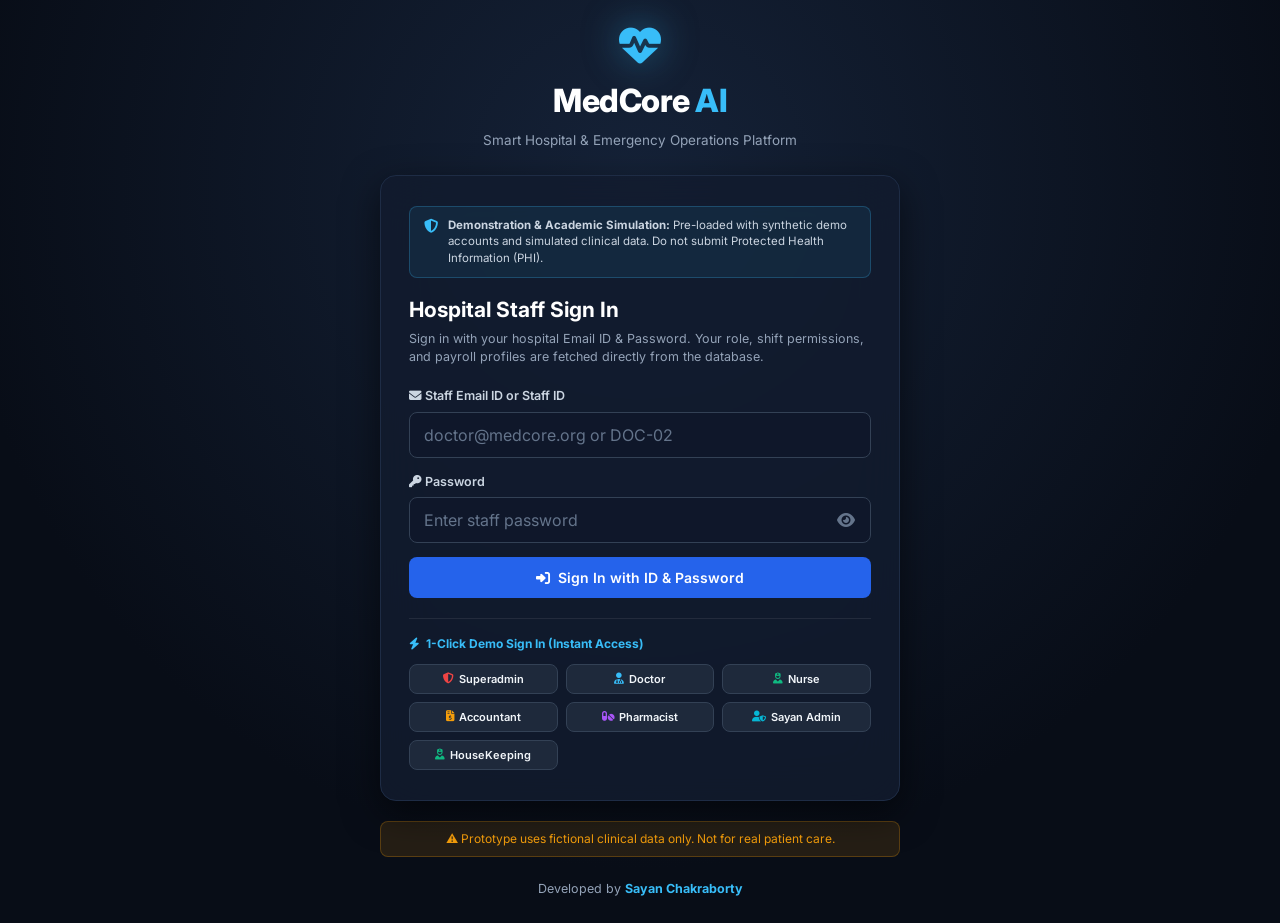
<file: index.html>
<!DOCTYPE html>
<html lang="en">

<head>
    <meta charset="UTF-8">
    <meta name="viewport" content="width=device-width, initial-scale=1.0">
    <title>MedCore AI — Smart Hospital Operations Platform</title>
    <link rel="stylesheet" href="css/styles.css?v=2.5.8">
    <link rel="preconnect" href="https://fonts.googleapis.com">
    <link href="https://fonts.googleapis.com/css2?family=Inter:wght@300;400;500;600;700;800&display=swap"
        rel="stylesheet">
    <link rel="stylesheet" href="https://cdnjs.cloudflare.com/ajax/libs/font-awesome/6.5.1/css/all.min.css">
    <!-- SheetJS for Excel Import/Export -->
    <script defer src="https://cdn.sheetjs.com/xlsx-0.20.3/package/dist/xlsx.full.min.js"></script>
</head>

<body>

    <!-- ============================================================
     HOSPITAL STAFF SIGN IN (Matches Image 1)
     ============================================================ -->
    <div id="login-screen" class="login-screen">
        <div class="login-container">
            <div class="login-logo">
                <i class="fas fa-heartbeat"></i>
                <h1>MedCore <span>AI</span></h1>
                <p class="login-subtitle">Smart Hospital &amp; Emergency Operations Platform</p>
            </div>
            <div class="login-card">
                <div class="demo-system-badge">
                    <i class="fas fa-shield-alt"></i>
                    <div>
                        <strong>Demonstration &amp; Academic Simulation:</strong>
                        Pre-loaded with synthetic demo accounts and simulated clinical data. Do not submit Protected
                        Health Information (PHI).
                    </div>
                </div>
                <h2>Hospital Staff Sign In</h2>
                <p class="login-hint">Sign in with your hospital Email ID &amp; Password. Your role,
                    shift permissions, and payroll profiles are fetched directly from the database.</p>

                <form id="login-form" onsubmit="handleLogin(event)">
                    <div class="form-group">
                        <label><i class="fas fa-envelope"></i> Staff Email ID or Staff ID</label>
                        <input type="text" id="login-username" placeholder="doctor@medcore.org or DOC-02" required
                            autocomplete="off">
                    </div>
                    <div class="form-group">
                        <label><i class="fas fa-key"></i> Password</label>
                        <div style="position:relative; width:100%; display:flex; align-items:center;">
                            <input type="password" id="login-password" placeholder="Enter staff password" required
                                style="width:100%; padding-right: 44px;">
                            <button type="button" onclick="togglePasswordVisibility('login-password', this)"
                                style="position:absolute; right:8px; top:50%; transform:translateY(-50%); background:transparent; border:none; color:#64748b; font-size:16px; cursor:pointer; padding:8px; z-index:10; display:flex; align-items:center; justify-content:center;"
                                title="Show or Hide Password" aria-label="Toggle Password Visibility">
                                <i class="fas fa-eye"></i>
                            </button>
                        </div>
                    </div>
                    <div id="login-error" class="login-error hidden"></div>
                    <button type="submit" class="btn btn-primary btn-full" id="login-submit-btn"><i
                            class="fas fa-sign-in-alt"></i> Sign In
                        with ID &amp; Password</button>
                </form>

                <div class="demo-credentials-box"
                    style="margin-top:20px; padding-top:16px; border-top:1px solid rgba(255,255,255,0.08);">
                    <div
                        style="font-size:12px; font-weight:700; color:#38bdf8; display:flex; align-items:center; gap:6px; margin-bottom:10px;">
                        <i class="fas fa-bolt"></i> 1-Click Demo Sign In (Instant Access)
                    </div>
                    <div style="display:grid; grid-template-columns:repeat(auto-fit, minmax(130px, 1fr)); gap:8px;">
                        <button type="button" class="btn btn-secondary"
                            style="font-size:11px; padding:7px 8px; display:flex; align-items:center; gap:5px; justify-content:center; background:#1e293b; border-color:#334155;"
                            onclick="quickFillLogin('admin@medcore.org', 'Admin@123')">
                            <i class="fas fa-shield-alt" style="color:#ef4444;"></i> Superadmin
                        </button>
                        <button type="button" class="btn btn-secondary"
                            style="font-size:11px; padding:7px 8px; display:flex; align-items:center; gap:5px; justify-content:center; background:#1e293b; border-color:#334155;"
                            onclick="quickFillLogin('doctor@medcore.org', 'Doctor@123')">
                            <i class="fas fa-user-md" style="color:#38bdf8;"></i> Doctor
                        </button>
                        <button type="button" class="btn btn-secondary"
                            style="font-size:11px; padding:7px 8px; display:flex; align-items:center; gap:5px; justify-content:center; background:#1e293b; border-color:#334155;"
                            onclick="quickFillLogin('nurse@medcore.org', 'Nurse@123')">
                            <i class="fas fa-user-nurse" style="color:#10b981;"></i> Nurse
                        </button>
                        <button type="button" class="btn btn-secondary"
                            style="font-size:11px; padding:7px 8px; display:flex; align-items:center; gap:5px; justify-content:center; background:#1e293b; border-color:#334155;"
                            onclick="quickFillLogin('accountant@medcore.org', 'Account@123')">
                            <i class="fas fa-file-invoice-dollar" style="color:#f59e0b;"></i> Accountant
                        </button>
                        <button type="button" class="btn btn-secondary"
                            style="font-size:11px; padding:7px 8px; display:flex; align-items:center; gap:5px; justify-content:center; background:#1e293b; border-color:#334155;"
                            onclick="quickFillLogin('pharmacist@medcore.org', 'Pharma@123')">
                            <i class="fas fa-pills" style="color:#a855f7;"></i> Pharmacist
                        </button>
                        <button type="button" class="btn btn-secondary"
                            style="font-size:11px; padding:7px 8px; display:flex; align-items:center; gap:5px; justify-content:center; background:#1e293b; border-color:#334155;"
                            onclick="quickFillLogin('sayan.chakraborty@medcore.org', 'sayan21')">
                            <i class="fas fa-user-shield" style="color:#06b6d4;"></i> Sayan Admin
                        </button>
                        <button type="button" class="btn btn-secondary"
                            style="font-size:11px; padding:7px 8px; display:flex; align-items:center; gap:5px; justify-content:center; background:#1e293b; border-color:#334155;"
                            onclick="quickFillLogin('housekeeping@medcore.org', 'Housekeeping@123')">
                            <i class="fas fa-user-nurse" style="color:#10b981;"></i> HouseKeeping
                        </button>
                    </div>
                </div>
            </div>
            <p class="login-disclaimer">⚠ Prototype uses fictional clinical data only. Not for real patient care.</p>
            <div class="page-footer login-footer">
                Developed by <a href="https://www.linkedin.com/in/sayanchakraborty2107/" target="_blank"
                    rel="noopener noreferrer">Sayan Chakraborty</a>
            </div>
        </div>
    </div>

    <!-- ============================================================
     MAIN APP SHELL
     ============================================================ -->
    <div id="app" class="app hidden">
        <!-- Sidebar -->
        <aside class="sidebar" id="sidebar">
            <div class="sidebar-header">
                <div class="sidebar-brand">
                    <i class="fas fa-heartbeat"></i>
                    <h2>MedCore <span>AI</span></h2>
                </div>
                <button class="sidebar-close-btn" onclick="toggleSidebar()" aria-label="Close Navigation"
                    title="Close Menu">
                    <i class="fas fa-times"></i>
                </button>
            </div>

            <div class="sidebar-workspace-label" id="workspace-label">Hospital Admin Workspace</div>

            <nav class="sidebar-nav" id="sidebar-nav">
                <!-- Dynamic Role-Specific Menu Options Injected Here -->
            </nav>

            <!-- Admin Role Switcher Dropdown -->
            <div class="sidebar-role-switcher-box" id="admin-switcher-container">
                <div class="switcher-label">Admin Role Switcher</div>
                <select class="role-switcher-select" id="role-view-switcher" onchange="switchAdminView(this.value)">
                    <option value="admin">Admin Command Center</option>
                    <option value="doctor">Doctor Portal</option>
                    <option value="accountant">Accountant / Finance</option>
                    <option value="pharmacy">Pharmacist Portal</option>
                    <option value="ward">Ward Staff Portal</option>
                    <option value="nurse">Nurse Portal</option>
                </select>
            </div>

            <div class="sidebar-footer">
                <div class="user-info">
                    <div class="user-avatar" id="user-avatar-icon"><i class="fas fa-user-md"></i></div>
                    <div>
                        <p class="user-name" id="user-name-display">Dr. Arjun Rao</p>
                        <p class="user-label" id="user-role-label">Cardiologist</p>
                    </div>
                </div>
                <button class="logout-btn" onclick="logout()" title="Sign Out"><i
                        class="fas fa-sign-out-alt"></i></button>
            </div>
        </aside>
        <div class="sidebar-backdrop" id="sidebar-backdrop" onclick="toggleSidebar()"></div>

        <!-- Main Content Area -->
        <main class="main-content">
            <header class="topbar">
                <button class="menu-toggle" onclick="toggleSidebar()"><i class="fas fa-bars"></i></button>
                <div class="topbar-breadcrumb">
                    <span>MedCore AI</span> / <span id="breadcrumb-role">Admin</span> / <strong
                        id="breadcrumb-section">Command Overview</strong>
                </div>

                <div class="topbar-actions">
                    <!-- Live Staff Clock-In / Attendance Widget -->
                    <button class="punch-attendance-btn punched-in" id="topbar-punch-btn" onclick="toggleStaffPunch()">
                        <i class="fas fa-fingerprint"></i> <span id="punch-btn-text">Clocked In (4.5h)</span>
                    </button>

                    <!-- Call Doctor Intercom Shortcut -->
                    <button class="btn btn-secondary btn-sm" onclick="openCallDoctorModal()"
                        title="Call On-Duty Doctor">
                        <i class="fas fa-phone-alt" style="color:var(--accent)"></i> <span class="hide-mobile">Call
                            Doctor</span>
                    </button>

                    <span class="time-display" id="time-display"></span>
                </div>
            </header>

            <div class="simulation-banner">
                <i class="fas fa-flask"></i>
                <span><strong>ACADEMIC DEMO &amp; SIMULATION ONLY:</strong> All patient records, vital telemetry, triage
                    scores, and GPS routes are synthetic demo models. Generated outputs are non-diagnostic and must not
                    be used for medical advice or clinical decisions.</span>
            </div>

            <div class="content-wrapper">

                <!-- ========================================================
                 1. ADMIN: COMMAND OVERVIEW
                 ======================================================== -->
                <section id="section-admin-overview" class="section">
                    <div class="stats-grid">
                        <div class="stat-card stat-triage">
                            <div class="stat-info">
                                <p>Active Admitted Patients</p>
                                <h3 id="stat-adm-patients">10</h3>
                                <span class="stat-info-badge" style="color:var(--danger)">3 Critical Acuity</span>
                            </div>
                            <div class="stat-icon"><i class="fas fa-heartbeat"></i></div>
                        </div>
                        <div class="stat-card stat-beds">
                            <div class="stat-info">
                                <p>Hospital Bed Occupancy</p>
                                <h3 id="stat-adm-beds">63%</h3>
                                <span class="stat-info-badge" style="color:var(--success)">10 of 16 occupied</span>
                            </div>
                            <div class="stat-icon"><i class="fas fa-bed"></i></div>
                        </div>
                        <div class="stat-card stat-shifts">
                            <div class="stat-info">
                                <p>Attending Physicians</p>
                                <h3 id="stat-adm-docs">4 / 6</h3>
                                <span class="stat-info-badge" style="color:var(--accent)">On Duty Live</span>
                            </div>
                            <div class="stat-icon"><i class="fas fa-user-md"></i></div>
                        </div>
                        <div class="stat-card stat-pharmacy">
                            <div class="stat-info">
                                <p>Pharmacy Supply Alerts</p>
                                <h3 id="stat-adm-stock">7</h3>
                                <span class="stat-info-badge" style="color:var(--warning)">Below Safety Level</span>
                            </div>
                            <div class="stat-icon"><i class="fas fa-exclamation-triangle"></i></div>
                        </div>
                    </div>

                    <!-- Live Executive AI Briefing -->
                    <div class="briefing-card">
                        <div class="briefing-header">
                            <h3><i class="fas fa-robot"></i> Live AI Executive Shift Briefing</h3>
                            <button class="btn btn-secondary btn-sm" onclick="generateAIBriefing()"><i
                                    class="fas fa-sync"></i> Re-generate Briefing</button>
                        </div>
                        <div class="briefing-body" id="ai-briefing-text">
                            Synthesizes real-time ER acuity, ward capacity, staffing, and pharmacy alerts. Emergency
                            &amp; ICU wards are currently operating at <strong>75% capacity</strong>. 3 critical
                            patients require continuous telemetry.
                        </div>
                    </div>

                    <div class="dashboard-grid">
                        <div class="dash-card">
                            <div class="dash-card-header">
                                <h3><i class="fas fa-procedures"></i> Ward Capacity Status</h3>
                                <button class="btn btn-secondary btn-sm" onclick="navigateTo('ward-matrix')">Manage
                                    Wards</button>
                            </div>
                            <div class="dash-card-body" id="adm-ward-breakdown"></div>
                        </div>

                        <div class="dash-card">
                            <div class="dash-card-header">
                                <h3><i class="fas fa-notes-medical"></i> High-Acuity ER &amp; ICU Watchlist</h3>
                                <button class="btn btn-secondary btn-sm" onclick="navigateTo('triage-view')">View All
                                    Patients</button>
                            </div>
                            <div class="dash-card-body" id="adm-critical-watchlist"></div>
                        </div>
                    </div>
                </section>

                <!-- ========================================================
                 2. ER TRIAGE & PATIENT REGISTRY (with Recharts Line Chart)
                 ======================================================== -->
                <section id="section-triage-view" class="section">
                    <div class="section-header">
                        <div>
                            <h2>ER Triage &amp; Active Patient Registry</h2>
                            <p style="font-size:13px; color:var(--text-secondary); margin-top:2px;">
                                Click any patient to inspect their <strong>historical vitals line chart (HR, BP,
                                    SpO2)</strong> or log new telemetry measurements.
                            </p>
                        </div>
                        <button class="btn btn-primary" onclick="openAdmitPatientModal()"><i class="fas fa-plus"></i>
                            New ER Triage Intake</button>
                    </div>

                    <!-- Filter Bar -->
                    <div class="filter-bar-responsive"
                        style="display:flex; justify-content:space-between; align-items:center; margin-bottom:18px; flex-wrap:wrap; gap:12px;">
                        <div class="filter-pill-bar">
                            <button class="btn btn-secondary btn-sm triage-filter-btn active"
                                onclick="filterTriageList('All')">All (10)</button>
                            <button class="btn btn-secondary btn-sm triage-filter-btn"
                                onclick="filterTriageList('Critical')">Critical (3)</button>
                            <button class="btn btn-secondary btn-sm triage-filter-btn"
                                onclick="filterTriageList('Urgent')">Urgent (2)</button>
                            <button class="btn btn-secondary btn-sm triage-filter-btn"
                                onclick="filterTriageList('Moderate')">Moderate (3)</button>
                            <button class="btn btn-secondary btn-sm triage-filter-btn"
                                onclick="filterTriageList('Routine')">Routine (2)</button>
                        </div>
                        <div class="filter-search-box">
                            <input type="text" id="triage-search" placeholder="Search patient, bed, diagnosis..."
                                oninput="searchTriageList(this.value)"
                                style="padding:7px 12px; border-radius:6px; border:1px solid var(--border); background:#121c2e; color:#fff; font-size:12.5px; width:240px;">
                        </div>
                    </div>

                    <div class="table-wrapper">
                        <table class="data-table">
                            <thead>
                                <tr>
                                    <th>Patient &amp; Metadata</th>
                                    <th>Severity</th>
                                    <th>Bed &amp; Attending Physician</th>
                                    <th>Latest Vitals (HR • SpO2 • BP)</th>
                                    <th>Actions</th>
                                </tr>
                            </thead>
                            <tbody id="triage-table-body"></tbody>
                        </table>
                    </div>
                </section>

                <!-- ========================================================
                 3. WARDS & BED MATRIX
                 ======================================================== -->
                <section id="section-ward-matrix" class="section">
                    <div class="section-header">
                        <div>
                            <h2>Interactive Ward &amp; Bed Matrix</h2>
                            <p style="font-size:13px; color:var(--text-secondary); margin-top:2px;">
                                Click any bed to mark cleaning complete or assign ready intake.
                            </p>
                        </div>
                        <div class="filter-pill-bar">
                            <button class="btn btn-secondary btn-sm ward-filter-btn active"
                                onclick="filterBedsWard('All')">All Wards</button>
                            <button class="btn btn-secondary btn-sm ward-filter-btn"
                                onclick="filterBedsWard('ICU')">ICU</button>
                            <button class="btn btn-secondary btn-sm ward-filter-btn"
                                onclick="filterBedsWard('Emergency')">Emergency</button>
                            <button class="btn btn-secondary btn-sm ward-filter-btn"
                                onclick="filterBedsWard('Cardiology')">Cardiology</button>
                            <button class="btn btn-secondary btn-sm ward-filter-btn"
                                onclick="filterBedsWard('General')">General</button>
                        </div>
                    </div>

                    <div class="bed-matrix-grid" id="bed-matrix-container"></div>
                </section>

                <!-- ========================================================
                 4. ADMIN: DOCTOR SHIFTS & DUTY SCHEDULING (Doctor Filter & Duty Assign)
                 ======================================================== -->
                <section id="section-admin-shifts" class="section">
                    <div class="section-header">
                        <div>
                            <h2>Doctor Shifts &amp; Staff Duty Management</h2>
                            <p style="font-size:13px; color:var(--text-secondary); margin-top:2px;">
                                Admin can modify doctor shifts, view shifts by specific doctor, and assign duties to
                                Doctors, Nurses, and Ward Staff.
                            </p>
                        </div>
                        <div class="btn-group">
                            <button class="btn btn-secondary" onclick="openCallDoctorModal()"><i
                                    class="fas fa-phone-alt"></i> Call Doctor</button>
                            <button class="btn btn-primary" onclick="openAssignDutyModal()"><i
                                    class="fas fa-calendar-plus"></i> Assign New Duty / Shift</button>
                        </div>
                    </div>

                    <!-- Admin Doctor Filter Dropdown -->
                    <div class="doctor-filter-box"
                        style="display:flex; align-items:center; gap:12px; margin-bottom:18px; background:#0c1422; padding:12px 18px; border-radius:8px; border:1px solid var(--border);">
                        <label style="color:#cbd5e1; font-size:13px; font-weight:700;"><i class="fas fa-user-md"
                                style="color:var(--accent)"></i> Filter Shifts by Doctor:</label>
                        <select id="admin-doctor-filter" onchange="filterAdminDoctorShifts(this.value)"
                            style="padding:8px 14px; border-radius:6px; border:1px solid var(--border); background:#121c2e; color:#ffffff; font-size:13px; font-weight:600; min-width:250px;">
                            <option value="ALL">Show All Scheduled Shifts (All Staff)</option>
                        </select>
                    </div>

                    <div class="table-wrapper">
                        <table class="data-table">
                            <thead>
                                <tr>
                                    <th>Staff Member</th>
                                    <th>Role</th>
                                    <th>Date</th>
                                    <th>Timing</th>
                                    <th>Ward</th>
                                    <th>Assigned Location</th>
                                    <th>Status</th>
                                    <th>Admin Actions</th>
                                </tr>
                            </thead>
                            <tbody id="admin-shifts-table-body"></tbody>
                        </table>
                    </div>
                </section>

                <!-- ========================================================
                 5. HOSPITAL FINANCIALS (Multi-Column By Location: ICU, Pharmacy, OPD, etc.)
                 ======================================================== -->
                <section id="section-hospital-financials" class="section">
                    <div class="section-header">
                        <div>
                            <h2>Hospital Financial Analytics &amp; Departmental Sales</h2>
                            <p style="font-size:13px; color:var(--text-secondary); margin-top:2px;">
                                Multi-column sales ledger breaking down revenues by ICU, Pharmacy, OPD, Emergency,
                                Surgery &amp; Staff Salaries.
                            </p>
                        </div>
                        <div class="btn-group">
                            <button class="btn btn-secondary" onclick="exportFinancialsReport()"><i
                                    class="fas fa-file-excel"></i> Export Sales (.xlsx)</button>
                            <button class="btn btn-primary" id="btn-acc-pharm-bill" onclick="openNewBillModal()"><i
                                    class="fas fa-receipt"></i> Make Pharmacy Bill</button>
                        </div>
                    </div>

                    <!-- Multi-Column Department Sales Cards -->
                    <div class="finance-breakdown-grid">
                        <div class="finance-card">
                            <div class="finance-card-title"><i class="fas fa-hospital" style="color:var(--accent)"></i>
                                Total Hospital Revenue</div>
                            <div class="finance-card-val" id="fin-total-rev">₹24,86,750</div>
                            <div class="finance-bar-wrapper">
                                <div class="finance-bar-fill" style="width:100%"></div>
                            </div>
                        </div>

                        <div class="finance-card">
                            <div class="finance-card-title"><i class="fas fa-pills" style="color:#a855f7"></i> Pharmacy
                                Sales</div>
                            <div class="finance-card-val" id="fin-pharmacy-rev">₹3,42,600</div>
                            <div class="finance-bar-wrapper">
                                <div class="finance-bar-fill" style="width:14%; background:#a855f7;"></div>
                            </div>
                        </div>

                        <div class="finance-card">
                            <div class="finance-card-title"><i class="fas fa-user-md" style="color:#0ea5e9"></i> OPD
                                Consultations</div>
                            <div class="finance-card-val" id="fin-opd-rev">₹4,85,000</div>
                            <div class="finance-bar-wrapper">
                                <div class="finance-bar-fill" style="width:19.5%; background:#0ea5e9;"></div>
                            </div>
                        </div>

                        <div class="finance-card">
                            <div class="finance-card-title"><i class="fas fa-procedures" style="color:#ef4444"></i> ICU
                                Inpatient Telemetry</div>
                            <div class="finance-card-val" id="fin-icu-rev">₹7,92,400</div>
                            <div class="finance-bar-wrapper">
                                <div class="finance-bar-fill" style="width:31.8%; background:#ef4444;"></div>
                            </div>
                        </div>

                        <div class="finance-card">
                            <div class="finance-card-title"><i class="fas fa-ambulance" style="color:#f59e0b"></i>
                                Emergency &amp; Trauma</div>
                            <div class="finance-card-val" id="fin-er-rev">₹3,18,250</div>
                            <div class="finance-bar-wrapper">
                                <div class="finance-bar-fill" style="width:12.8%; background:#f59e0b;"></div>
                            </div>
                        </div>

                        <div class="finance-card">
                            <div class="finance-card-title"><i class="fas fa-money-bill-wave" style="color:#10b981"></i>
                                Staff Salary Expenses</div>
                            <div class="finance-card-val" id="fin-salary-rev">₹18,45,000</div>
                            <div class="finance-bar-wrapper">
                                <div class="finance-bar-fill" style="width:22.1%; background:#10b981;"></div>
                            </div>
                        </div>
                    </div>

                    <h3 class="sub-heading">Multi-Column Departmental Financial Ledger</h3>
                    <div class="table-wrapper">
                        <table class="data-table">
                            <thead>
                                <tr>
                                    <th>Txn ID</th>
                                    <th>Date &amp; Time</th>
                                    <th>Particulars / Service</th>
                                    <th>ICU (₹)</th>
                                    <th>Pharmacy (₹)</th>
                                    <th>OPD (₹)</th>
                                    <th>Emergency (₹)</th>
                                    <th>Salary / HR (₹)</th>
                                    <th>Total Net (₹)</th>
                                    <th>Payment Mode</th>
                                    <th>Status</th>
                                </tr>
                            </thead>
                            <tbody id="multi-column-transactions-body"></tbody>
                        </table>
                    </div>
                </section>

                <!-- ========================================================
                 6. STAFF PAYROLL SYSTEM (Special Payments & PDF Payslip)
                 ======================================================== -->
                <section id="section-payroll-system" class="section">
                    <div class="section-header">
                        <div>
                            <h2>Staff Payroll &amp; Compensation System</h2>
                            <p style="font-size:13px; color:var(--text-secondary); margin-top:2px;">
                                Accountants and Admins can add staff, disburse regular salaries, pay special bonuses,
                                and generate downloadable PDF payslips.
                            </p>
                        </div>
                        <div class="btn-group">
                            <button class="btn btn-secondary" onclick="openSpecialPaymentModal()"><i
                                    class="fas fa-file-invoice-dollar"></i> Issue Special / Purchase Payment</button>
                            <button class="btn btn-secondary" onclick="exportPayrollExcel()"><i
                                    class="fas fa-file-excel"></i> Export (.xlsx)</button>
                        </div>
                    </div>

                    <div class="table-wrapper">
                        <table class="data-table">
                            <thead>
                                <tr>
                                    <th>Staff Name &amp; ID</th>
                                    <th>Role &amp; Department</th>
                                    <th>Month</th>
                                    <th>Base Salary</th>
                                    <th>Allowances</th>
                                    <th>Special Bonus</th>
                                    <th>Deductions</th>
                                    <th>Net Payable</th>
                                    <th>Status</th>
                                    <th>Payslip Actions</th>
                                </tr>
                            </thead>
                            <tbody id="payroll-table-body"></tbody>
                        </table>
                    </div>
                </section>

                <!-- ========================================================
                 7. STAFF SELF-SERVICE: MY ATTENDANCE & PAYSLIPS (PDF Download)
                 ======================================================== -->
                <section id="section-my-payroll" class="section">
                    <div class="section-header">
                        <div>
                            <h2>My Attendance &amp; Historical Payslips</h2>
                            <p style="font-size:13px; color:var(--text-secondary); margin-top:2px;">
                                View past months' salary records, verified attendance hours, and <strong>download
                                    official PDF payslips</strong>.
                            </p>
                        </div>
                    </div>

                    <div class="dashboard-grid" style="margin-bottom:24px;">
                        <div class="dash-card">
                            <div class="dash-card-header">
                                <h3><i class="fas fa-fingerprint"></i> My Recent Attendance &amp; Shift Hours</h3>
                            </div>
                            <div class="dash-card-body" id="my-attendance-list"></div>
                        </div>
                        <div class="dash-card">
                            <div class="dash-card-header">
                                <h3><i class="fas fa-file-invoice-dollar"></i> Current Month Compensation Snapshot</h3>
                            </div>
                            <div class="dash-card-body" id="my-compensation-snapshot"></div>
                        </div>
                    </div>

                    <h3 class="sub-heading">My Previous Months' Salary Payslips</h3>
                    <div class="table-wrapper">
                        <table class="data-table">
                            <thead>
                                <tr>
                                    <th>Month &amp; Period</th>
                                    <th>Base Salary</th>
                                    <th>Allowances &amp; Bonuses</th>
                                    <th>Deductions / TDS</th>
                                    <th>Net Disbursed</th>
                                    <th>Payment Date</th>
                                    <th>Official Payslip</th>
                                </tr>
                            </thead>
                            <tbody id="my-payslips-table-body"></tbody>
                        </table>
                    </div>
                </section>

                <!-- ========================================================
                 8. DOCTOR: 1-WEEK SCHEDULE & AI CHATBOT & PATIENTS
                 ======================================================== -->
                <section id="section-doctor-shifts" class="section">
                    <div class="section-header">
                        <div>
                            <h2>Doctor 7-Day Shift Schedule &amp; Weekly Roster</h2>
                            <p style="font-size:13px; color:var(--text-secondary); margin-top:2px;">
                                Your active clinical rotations and upcoming duty assignments for the next 7 days.
                            </p>
                        </div>
                        <button class="btn btn-secondary" onclick="openCallDoctorModal()"><i
                                class="fas fa-phone-alt"></i> Call On-Duty Colleague</button>
                    </div>

                    <!-- 7-Day Calendar Grid -->
                    <div class="weekly-schedule-grid" id="doctor-weekly-schedule-container"></div>

                    <h3 class="sub-heading">Detailed Duty Assignments</h3>
                    <div class="table-wrapper">
                        <table class="data-table">
                            <thead>
                                <tr>
                                    <th>Shift Date</th>
                                    <th>Start Time</th>
                                    <th>End Time</th>
                                    <th>Ward</th>
                                    <th>Assigned Duty Room</th>
                                    <th>Status</th>
                                </tr>
                            </thead>
                            <tbody id="doc-shifts-table-body"></tbody>
                        </table>
                    </div>
                </section>

                <!-- Doctor AI Chatbot & Clinical Decision Support -->
                <section id="section-doctor-ai-assistant" class="section">
                    <div class="clinical-disclaimer-card">
                        <i class="fas fa-exclamation-triangle"></i>
                        <div>
                            <strong>Simulated Clinical Decision Support Notice:</strong>
                            MedCore Clinical AI is an educational simulation interface querying pre-loaded clinical
                            protocols and mock vitals. Generated responses are synthetic demonstrations and <strong>must
                                not be used as clinical advice</strong> or diagnostic conclusions for real patients.
                        </div>
                    </div>

                    <div class="section-header">
                        <div>
                            <h2><i class="fas fa-robot" style="color:var(--accent)"></i> Doctor AI Clinical Copilot
                                &amp; Assistant</h2>
                            <p style="font-size:13px; color:var(--text-secondary); margin-top:2px;">
                                Conversational clinical AI that automatically analyzes active patient vitals telemetry
                                and suggests next diagnostic &amp; therapeutic steps.
                            </p>
                        </div>
                        <button class="btn btn-secondary btn-sm" onclick="triggerDoctorAIAutoAnalyze()"><i
                                class="fas fa-magic"></i> Auto-Analyze Active Patients</button>
                    </div>

                    <div class="ai-chatbot-window">
                        <div class="ai-chat-messages" id="doc-ai-chat-messages">
                            <div class="chat-bubble ai">
                                <strong>MedCore Clinical AI:</strong> Welcome, Doctor. I am linked to your admitted
                                patients' telemetry and hospital clinical guidelines. You can ask for drug dosing
                                calculations, differential diagnoses, or request an automated risk evaluation of your
                                active inpatients.
                            </div>
                        </div>
                        <div class="ai-chat-input-bar">
                            <input type="text" id="doc-ai-input"
                                placeholder="Ask clinical question, drug interactions, or 'Analyze Patient PT-4091'..."
                                onkeydown="if(event.key==='Enter') submitDoctorAIChat()">
                            <button class="btn btn-primary" onclick="submitDoctorAIChat()"><i
                                    class="fas fa-paper-plane"></i> Send</button>
                        </div>
                    </div>
                </section>

                <!-- Doctor: Allotted Patients -->
                <section id="section-doctor-patients" class="section">
                    <div class="section-header">
                        <h2>Patients Allotted to My Care</h2>
                        <div class="btn-group">
                            <button class="btn btn-secondary" onclick="navigateTo('doctor-ai-assistant')"><i
                                    class="fas fa-robot"></i> AI Clinical Assistant</button>
                            <button class="btn btn-primary" onclick="openAdmitPatientModal()"><i
                                    class="fas fa-user-plus"></i> Allot / Admit New Patient</button>
                        </div>
                    </div>
                    <div class="table-wrapper">
                        <table class="data-table">
                            <thead>
                                <tr>
                                    <th>Patient Name &amp; ID</th>
                                    <th>Severity</th>
                                    <th>Bed / Ward</th>
                                    <th>Diagnosis / Main Concern</th>
                                    <th>Vitals Telemetry</th>
                                    <th>Actions</th>
                                </tr>
                            </thead>
                            <tbody id="doc-patients-table-body"></tbody>
                        </table>
                    </div>
                </section>

                <!-- Doctor: Prescriptions Desk -->
                <section id="section-doctor-prescriptions" class="section">
                    <div class="section-header">
                        <h2>Prescriptions Desk (Pre-Pack Orders to Pharmacy)</h2>
                        <button class="btn btn-primary" onclick="openPrescriptionModal()"><i
                                class="fas fa-prescription"></i> Write New Prescription</button>
                    </div>
                    <div class="table-wrapper">
                        <table class="data-table">
                            <thead>
                                <tr>
                                    <th>Rx ID</th>
                                    <th>Patient Name</th>
                                    <th>Ward &amp; Bed</th>
                                    <th>Prescribed Medications</th>
                                    <th>Urgency</th>
                                    <th>Pharmacy Pre-Pack Status</th>
                                </tr>
                            </thead>
                            <tbody id="doc-rx-table-body"></tbody>
                        </table>
                    </div>
                </section>

                <!-- Doctor: Clinical Guidelines Library -->
                <section id="section-doctor-library" class="section">
                    <div class="section-header">
                        <h2>Clinical Practice Protocols &amp; Drug Guidelines</h2>
                    </div>
                    <div class="library-grid" id="doctor-library-container"></div>
                </section>

                <!-- ========================================================
                 AMBULANCE FLEET & EMERGENCY DISPATCH SYSTEM
                 ======================================================== -->
                <section id="section-ambulance-dispatch" class="section">
                    <div class="section-header">
                        <div>
                            <h2><i class="fas fa-ambulance" style="color:#ef4444; margin-right:8px;"></i> Ambulance
                                Fleet &amp; Emergency Dispatch</h2>
                            <p style="font-size:13px; color:var(--text-secondary); margin-top:2px;">
                                Real-time fleet tracking, on-route emergency responses, telemetry, and rapid unit
                                dispatch.
                            </p>
                        </div>
                        <div style="display:flex; gap:10px; flex-wrap:wrap;">
                            <button class="btn btn-secondary" onclick="renderAmbulanceDispatch()"><i
                                    class="fas fa-sync-alt"></i> Refresh Fleet</button>
                            <button class="btn btn-primary" onclick="openEmergencyAmbulanceModal()"><i
                                    class="fas fa-phone-alt"></i> Request Emergency Ambulance</button>
                        </div>
                    </div>

                    <!-- Ambulance Fleet & Dispatch Stats -->
                    <div class="stats-grid">
                        <div class="stat-card stat-shifts">
                            <div class="stat-info">
                                <p>Total Fleet Units</p>
                                <h3 id="stat-amb-total">0</h3>
                                <span class="stat-info-badge" style="color:var(--accent);">ACLS, BLS, NICU &amp;
                                    PTU</span>
                            </div>
                            <div class="stat-icon"><i class="fas fa-ambulance"></i></div>
                        </div>
                        <div class="stat-card stat-pharmacy">
                            <div class="stat-info">
                                <p>On The Way / En Route</p>
                                <h3 id="stat-amb-enroute" style="color:#f59e0b;">0</h3>
                                <span class="stat-info-badge" style="color:#f59e0b;"><span
                                        class="pulse-indicator"></span> Responding / Transporting</span>
                            </div>
                            <div class="stat-icon"><i class="fas fa-route"></i></div>
                        </div>
                        <div class="stat-card stat-triage">
                            <div class="stat-info">
                                <p>Pending Emergency Calls</p>
                                <h3 id="stat-amb-pending" style="color:#ef4444;">0</h3>
                                <span class="stat-info-badge" style="color:var(--danger);">Awaiting Unit
                                    Assignment</span>
                            </div>
                            <div class="stat-icon"><i class="fas fa-phone-volume"></i></div>
                        </div>
                        <div class="stat-card stat-beds">
                            <div class="stat-info">
                                <p>Available at Base</p>
                                <h3 id="stat-amb-available" style="color:#10b981;">0</h3>
                                <span class="stat-info-badge" style="color:var(--success);">Ready for Immediate
                                    Callout</span>
                            </div>
                            <div class="stat-icon"><i class="fas fa-check-circle"></i></div>
                        </div>
                    </div>

                    <!-- Active Emergency Requests Dispatch Queue -->
                    <div class="card" style="margin-top:20px;">
                        <div class="card-header"
                            style="display:flex; justify-content:space-between; align-items:center; flex-wrap:wrap; gap:10px;">
                            <div style="display:flex; align-items:center; gap:8px;">
                                <i class="fas fa-satellite-dish" style="color:#ef4444;"></i>
                                <h3 style="margin:0;">Emergency Ambulance Pickup Requests</h3>
                            </div>
                            <div class="filter-tabs" id="amb-req-filters">
                                <button class="filter-btn active" id="btn-amb-filter-all"
                                    onclick="filterAmbulanceRequests('All')">All (<span
                                        id="amb-cnt-all">0</span>)</button>
                                <button class="filter-btn" id="btn-amb-filter-pending"
                                    onclick="filterAmbulanceRequests('Pending Dispatch')">Pending (<span
                                        id="amb-cnt-pending">0</span>)</button>
                                <button class="filter-btn" id="btn-amb-filter-transit"
                                    onclick="filterAmbulanceRequests('In Transit')">In Transit (<span
                                        id="amb-cnt-transit">0</span>)</button>
                                <button class="filter-btn" id="btn-amb-filter-completed"
                                    onclick="filterAmbulanceRequests('Completed')">Completed (<span
                                        id="amb-cnt-completed">0</span>)</button>
                            </div>
                        </div>
                        <div class="table-responsive">
                            <table class="data-table">
                                <thead>
                                    <tr>
                                        <th>Call ID</th>
                                        <th>Caller &amp; Phone</th>
                                        <th>Pickup Location &amp; Landmark</th>
                                        <th>Patient Condition / Symptoms</th>
                                        <th>Severity</th>
                                        <th>Status</th>
                                        <th>Assigned Unit</th>
                                        <th>Actions</th>
                                    </tr>
                                </thead>
                                <tbody id="ambulance-requests-table-body">
                                    <!-- Rendered dynamically -->
                                </tbody>
                            </table>
                        </div>
                    </div>

                    <!-- Live Fleet Tracking & Status Cards -->
                    <div style="margin-top:24px;">
                        <div
                            style="display:flex; justify-content:space-between; align-items:center; margin-bottom:14px; flex-wrap:wrap; gap:10px;">
                            <h3 style="margin:0; font-size:16px; color:#ffffff;">
                                <i class="fas fa-map-marked-alt" style="color:#38bdf8; margin-right:8px;"></i>
                                Live Ambulance Fleet Tracking &amp; Status
                            </h3>
                            <div>
                                <span class="badge"
                                    style="background:rgba(16,185,129,0.15); color:#10b981; border:1px solid rgba(16,185,129,0.3); font-size:11.5px; padding:4px 10px; border-radius:999px;">
                                    <i class="fas fa-check-circle"></i> Telemetry &amp; GPS Online
                                </span>
                            </div>
                        </div>
                        <div class="ambulance-grid" id="ambulance-fleet-container">
                            <!-- Fleet cards rendered dynamically -->
                        </div>
                    </div>
                </section>

                <!-- ========================================================
                 DOCTOR APPOINTMENTS & CONSULTATION SYSTEM
                 ======================================================== -->
                <section id="section-doctor-appointments" class="section">
                    <div class="section-header">
                        <div>
                            <h2><i class="fas fa-calendar-check" style="color:#38bdf8; margin-right:8px;"></i> Doctor
                                Appointments &amp; Consultations</h2>
                            <p style="font-size:13px; color:var(--text-secondary); margin-top:2px;">
                                Schedule outpatient appointments, log patient symptoms, vitals, prescriptions, and
                                clinical diagnoses.
                            </p>
                        </div>
                        <div style="display:flex; gap:10px; flex-wrap:wrap;">
                            <button class="btn btn-secondary" onclick="renderDoctorAppointments()"><i
                                    class="fas fa-sync-alt"></i> Refresh</button>
                            <button class="btn btn-primary" onclick="openBookAppointmentModal()"><i
                                    class="fas fa-calendar-plus"></i> Schedule Appointment</button>
                        </div>
                    </div>

                    <!-- Appointments Stats -->
                    <div class="stats-grid">
                        <div class="stat-card stat-shifts">
                            <div class="stat-info">
                                <p>Total Appointments</p>
                                <h3 id="stat-apt-total">0</h3>
                                <span class="stat-info-badge" style="color:var(--text-secondary);">Across All
                                    Departments</span>
                            </div>
                            <div class="stat-icon"><i class="fas fa-calendar-check"></i></div>
                        </div>
                        <div class="stat-card stat-shifts">
                            <div class="stat-info">
                                <p>Today's Scheduled</p>
                                <h3 id="stat-apt-today" style="color:#38bdf8;">0</h3>
                                <span class="stat-info-badge" style="color:#38bdf8;">Pending / In-Queue Today</span>
                            </div>
                            <div class="stat-icon" style="background:rgba(56,189,248,0.15); color:#38bdf8;"><i
                                    class="fas fa-clock"></i></div>
                        </div>
                        <div class="stat-card stat-beds">
                            <div class="stat-info">
                                <p>Completed Consultations</p>
                                <h3 id="stat-apt-completed" style="color:#10b981;">0</h3>
                                <span class="stat-info-badge" style="color:var(--success);">Prescriptions &amp; Notes
                                    Logged</span>
                            </div>
                            <div class="stat-icon"><i class="fas fa-user-check"></i></div>
                        </div>
                        <div class="stat-card stat-financial">
                            <div class="stat-info">
                                <p>Cancelled / Rescheduled</p>
                                <h3 id="stat-apt-cancelled" style="color:#94a3b8;">0</h3>
                                <span class="stat-info-badge" style="color:var(--text-secondary);">Archived
                                    Appointments</span>
                            </div>
                            <div class="stat-icon" style="background:rgba(148,163,184,0.15); color:#94a3b8;"><i
                                    class="fas fa-calendar-times"></i></div>
                        </div>
                    </div>

                    <!-- Appointments Management Card -->
                    <div class="card" style="margin-top:20px;">
                        <div class="card-header"
                            style="display:flex; justify-content:space-between; align-items:center; flex-wrap:wrap; gap:12px;">
                            <div style="flex:1; min-width:280px; max-width:440px; position:relative;">
                                <i class="fas fa-search"
                                    style="position:absolute; left:14px; top:50%; transform:translateY(-50%); color:#94a3b8; font-size:13px; pointer-events:none;"></i>
                                <input type="text" id="apt-search-input"
                                    placeholder="Search patient name, phone, symptom, or ID..."
                                    oninput="renderDoctorAppointmentsTable()"
                                    style="width:100%; box-sizing:border-box; padding:9px 14px 9px 38px; border-radius:8px; border:1px solid var(--border); background:#0f172a !important; color:#ffffff !important; font-size:13px; outline:none; transition:border-color 0.2s;">
                            </div>
                            <div class="filter-tabs" id="apt-status-filters">
                                <button class="filter-btn active" id="btn-apt-filter-all"
                                    onclick="filterDoctorAppointments('All')">All</button>
                                <button class="filter-btn" id="btn-apt-filter-scheduled"
                                    onclick="filterDoctorAppointments('Scheduled')">Scheduled</button>
                                <button class="filter-btn" id="btn-apt-filter-completed"
                                    onclick="filterDoctorAppointments('Completed')">Completed</button>
                                <button class="filter-btn" id="btn-apt-filter-cancelled"
                                    onclick="filterDoctorAppointments('Cancelled')">Cancelled</button>
                            </div>
                        </div>
                        <div class="table-responsive">
                            <table class="data-table">
                                <thead>
                                    <tr>
                                        <th>Appt ID</th>
                                        <th>Patient Details</th>
                                        <th>Date &amp; Slot</th>
                                        <th>Doctor / Dept</th>
                                        <th>Reported Symptoms</th>
                                        <th>Clinical Status</th>
                                        <th>Actions</th>
                                    </tr>
                                </thead>
                                <tbody id="doctor-appointments-table-body">
                                    <!-- Rendered dynamically -->
                                </tbody>
                            </table>
                        </div>
                    </div>
                </section>

                <!-- ========================================================
                 9. PHARMACY SEPARATE MENUS (Queue, Stock Check/Add, Sales)
                 ======================================================== -->
                <!-- Pharmacist Pre-Pack Queue -->
                <section id="section-pharm-queue" class="section">
                    <div class="section-header">
                        <div>
                            <h2>Doctor Prescription Pre-Pack Queue</h2>
                            <p style="font-size:13px; color:var(--text-secondary); margin-top:2px;">
                                Pack medications early so patients just pay and pick up without delay.
                            </p>
                        </div>
                        <div class="btn-group">
                            <button class="btn btn-secondary" onclick="openCallDoctorModal()"><i
                                    class="fas fa-phone-alt"></i> Call Prescribing Doctor</button>
                            <button class="btn btn-secondary" onclick="openAiStockAdvisorModal()"><i
                                    class="fas fa-magic"></i> AI Stock Advisor</button>
                        </div>
                    </div>
                    <div class="table-wrapper">
                        <table class="data-table">
                            <thead>
                                <tr>
                                    <th>Rx ID</th>
                                    <th>Attending Doctor</th>
                                    <th>Patient &amp; Location</th>
                                    <th>Medications</th>
                                    <th>Est. Total</th>
                                    <th>Pre-Pack Status</th>
                                    <th>Action</th>
                                </tr>
                            </thead>
                            <tbody id="pharm-rx-queue-body"></tbody>
                        </table>
                    </div>
                </section>

                <!-- Pharmacist Stock Check & Add Stock -->
                <section id="section-pharm-stock" class="section">
                    <div class="section-header">
                        <div>
                            <h2>Pharmacy Inventory &amp; Stock Check</h2>
                            <p style="font-size:13px; color:var(--text-secondary); margin-top:2px;">
                                Check current catalog, monitor safety thresholds, and import restock batches.
                            </p>
                        </div>
                        <div class="btn-group">
                            <button class="btn btn-secondary" onclick="openAiStockAdvisorModal()"><i
                                    class="fas fa-magic"></i> AI Stock Advisor</button>
                            <button class="btn btn-secondary" onclick="exportPharmacyStockExcel()"><i
                                    class="fas fa-file-excel"></i> Export Current Stock (.xlsx)</button>
                            <button class="btn btn-secondary" id="btn-import-stock"
                                onclick="document.getElementById('excel-import-stock').click()"><i
                                    class="fas fa-upload"></i> Import Stock (.xlsx)</button>
                            <input type="file" id="excel-import-stock" accept=".xlsx,.xls,.csv" style="display:none"
                                onchange="importStockExcel(event)">
                            <button class="btn btn-primary" id="btn-open-add-stock" onclick="openAddStockModal()"><i
                                    class="fas fa-plus"></i> Add New Stock</button>
                        </div>
                    </div>
                    <div class="table-wrapper">
                        <table class="data-table">
                            <thead>
                                <tr>
                                    <th>Medication SKU</th>
                                    <th>Category</th>
                                    <th>Available Stock</th>
                                    <th>Safety Threshold</th>
                                    <th>Unit Price (₹)</th>
                                    <th>Status</th>
                                    <th>Restock Action</th>
                                </tr>
                            </thead>
                            <tbody id="pharm-inventory-body"></tbody>
                        </table>
                    </div>
                </section>

                <!-- Pharmacist Sales & Billing (Only Pharmacy Revenue) -->
                <section id="section-pharm-billing" class="section">
                    <div class="section-header">
                        <div>
                            <h2>Pharmacy Billing &amp; Sales Ledger</h2>
                            <p style="font-size:13px; color:var(--text-secondary); margin-top:2px;">
                                Create customer bills with <strong>Split Payment Modes (Cash + UPI / Card)</strong> and
                                view pharmacy transactions.
                            </p>
                        </div>
                        <div class="btn-group">
                            <button class="btn btn-secondary" onclick="exportPharmacySalesExcel()"><i
                                    class="fas fa-download"></i> Export Pharmacy Sales (.xlsx)</button>
                            <button class="btn btn-primary" onclick="openNewBillModal()"><i class="fas fa-receipt"></i>
                                Create Medicine Bill</button>
                        </div>
                    </div>

                    <div class="stats-grid stats-3" style="margin-bottom:20px;">
                        <div class="stat-card">
                            <div class="stat-info">
                                <p>Total Pharmacy Revenue</p>
                                <h3 id="stat-pharm-rev">₹3,42,600</h3>
                            </div>
                            <div class="stat-icon" style="background:var(--purple-bg); color:var(--purple);"><i
                                    class="fas fa-pills"></i></div>
                        </div>
                        <div class="stat-card">
                            <div class="stat-info">
                                <p>Prescriptions Dispensed</p>
                                <h3 id="stat-pharm-dispensed">24</h3>
                            </div>
                            <div class="stat-icon" style="background:var(--success-bg); color:var(--success);"><i
                                    class="fas fa-check-circle"></i></div>
                        </div>
                        <div class="stat-card">
                            <div class="stat-info">
                                <p>Split Payment Transactions</p>
                                <h3 id="stat-pharm-split">8</h3>
                            </div>
                            <div class="stat-icon" style="background:var(--info-bg); color:var(--accent);"><i
                                    class="fas fa-credit-card"></i></div>
                        </div>
                    </div>

                    <div class="table-wrapper">
                        <table class="data-table">
                            <thead>
                                <tr>
                                    <th>Bill / Txn ID</th>
                                    <th>Date &amp; Time</th>
                                    <th>Customer / Patient</th>
                                    <th>Medications Dispensed</th>
                                    <th>Amount (₹)</th>
                                    <th>Payment Mode (Split)</th>
                                    <th>Status</th>
                                </tr>
                            </thead>
                            <tbody id="pharmacy-sales-ledger-body"></tbody>
                        </table>
                    </div>
                </section>

                <!-- ========================================================
                 10. INTERNAL SECURE MAIL SYSTEM WITH AI DRAFTER
                 ======================================================== -->
                <section id="section-internal-mail" class="section">
                    <div class="section-header">
                        <div>
                            <h2>Internal Hospital Secure Mail &amp; Communications</h2>
                            <p style="font-size:13px; color:var(--text-secondary); margin-top:2px;">
                                Staff-to-staff messaging with integrated <strong>AI Writing Assistant</strong> for
                                clinical handovers and consults.
                            </p>
                        </div>
                        <button class="btn btn-primary" onclick="openComposeMailModal()"><i class="fas fa-pen"></i>
                            Compose New Message</button>
                    </div>

                    <div class="mail-container">
                        <div class="mail-sidebar">
                            <!-- Admin / Superadmin View Scope Toggle -->
                            <div id="admin-mail-scope-container"
                                style="padding:10px 14px; border-bottom:1px solid var(--border); display:none; gap:6px; background:#0b1322;">
                                <button type="button" id="btn-mail-scope-my" class="btn btn-secondary btn-sm active"
                                    onclick="setMailViewScope('my')"
                                    style="flex:1; font-size:11.5px; border-radius:6px; padding:6px 8px; justify-content:center;">My
                                    Mails</button>
                                <button type="button" id="btn-mail-scope-all" class="btn btn-secondary btn-sm"
                                    onclick="setMailViewScope('all')"
                                    style="flex:1; font-size:11.5px; border-radius:6px; padding:6px 8px; justify-content:center;">All
                                    Hospital Mails</button>
                            </div>
                            <div
                                style="padding:12px 16px; border-bottom:1px solid var(--border); font-size:12.5px; font-weight:700; color:#38bdf8; display:flex; justify-content:space-between; align-items:center;">
                                <span id="mail-sidebar-title"><i class="fas fa-inbox"></i> Inbox &amp; Direct</span>
                                <span id="mail-unread-count"
                                    style="font-size:11px; background:rgba(56,189,248,0.15); padding:2px 8px; border-radius:999px;">0
                                    Messages</span>
                            </div>
                            <div class="mail-list" id="mail-inbox-list"></div>
                        </div>

                        <div class="mail-content-pane" id="mail-content-display">
                            <div style="color:#64748b; text-align:center; margin-top:120px;">
                                <i class="fas fa-envelope-open-text" style="font-size:42px; margin-bottom:12px;"></i>
                                <p>Select a message from your inbox to view full correspondence.</p>
                            </div>
                        </div>
                    </div>
                </section>

                <!-- ========================================================
                 11. HELPDESK & ISSUE REPORTING (Everybody can raise issues)
                 ======================================================== -->
                <section id="section-support-issues" class="section">
                    <div class="section-header">
                        <div>
                            <h2>Hospital Operations Helpdesk &amp; Issue Tracker</h2>
                            <p style="font-size:13px; color:var(--text-secondary); margin-top:2px;">
                                Any staff member can raise an issue regarding facilities, equipment, or pharmacy stock
                                for Administration resolution.
                            </p>
                        </div>
                        <button class="btn btn-primary" onclick="openRaiseIssueModal()"><i
                                class="fas fa-exclamation-triangle"></i> Raise New Issue / Ticket</button>
                    </div>

                    <div class="table-wrapper">
                        <table class="data-table">
                            <thead>
                                <tr>
                                    <th>Ticket ID</th>
                                    <th>Reported By</th>
                                    <th>Category</th>
                                    <th>Priority</th>
                                    <th>Subject &amp; Issue Summary</th>
                                    <th>Status</th>
                                    <th>Admin Resolution</th>
                                </tr>
                            </thead>
                            <tbody id="support-issues-table-body"></tbody>
                        </table>
                    </div>
                </section>

                <!-- ========================================================
                 12. NURSE & WARD WORKSPACES
                 ======================================================== -->
                <section id="section-nurse-workspace" class="section">
                    <div class="section-header">
                        <h2>Nurse Station &amp; Inpatient Care</h2>
                        <button class="btn btn-secondary" onclick="openCallDoctorModal()"><i
                                class="fas fa-phone-alt"></i> Call On-Duty Doctor</button>
                    </div>
                    <div class="dashboard-grid">
                        <div class="dash-card">
                            <div class="dash-card-header">
                                <h3><i class="fas fa-user-injured"></i> Allotted Inpatients &amp; Vitals</h3>
                            </div>
                            <div class="dash-card-body" id="nurse-patients-list"></div>
                        </div>
                        <div class="dash-card">
                            <div class="dash-card-header">
                                <h3><i class="fas fa-user-md"></i> Doctor Directory (Who to Call)</h3>
                            </div>
                            <div class="dash-card-body" id="nurse-doctors-list"></div>
                        </div>
                    </div>
                </section>

                <section id="section-ward-workspace" class="section">
                    <div class="section-header">
                        <h2>Ward Operations &amp; Doctor Roster</h2>
                        <button class="btn btn-secondary" onclick="openCallDoctorModal()"><i
                                class="fas fa-phone-alt"></i> Call On-Duty Doctor</button>
                    </div>
                    <div class="dashboard-grid">
                        <div class="dash-card">
                            <div class="dash-card-header">
                                <h3><i class="fas fa-map-marker-alt"></i> Doctor Real-Time Locations</h3>
                            </div>
                            <div class="dash-card-body" id="ward-doctors-list"></div>
                        </div>
                        <div class="dash-card">
                            <div class="dash-card-header">
                                <h3><i class="fas fa-robot"></i> AI Doctor Summon &amp; Early Alert Predictor</h3>
                            </div>
                            <div class="dash-card-body" id="ward-ai-alert-box"></div>
                        </div>
                    </div>
                </section>

                <!-- ========================================================
                 13. ADMIN: STAFF DIRECTORY & EMPLOYEE MANAGEMENT
                 ======================================================== -->
                <section id="section-staff-directory" class="section">
                    <div class="section-header">
                        <div>
                            <h2>Staff Directory &amp; Employee Management</h2>
                            <p style="font-size:13px; color:var(--text-secondary); margin-top:2px;">
                                Admin can add new employees, remove staff, and manage credentials.
                            </p>
                        </div>
                        <button class="btn btn-primary" onclick="openAddStaffModal()"><i class="fas fa-user-plus"></i>
                            Add New Employee</button>
                    </div>
                    <div class="table-wrapper">
                        <table class="data-table">
                            <thead>
                                <tr>
                                    <th>Staff ID &amp; Name</th>
                                    <th>Hospital Email ID</th>
                                    <th>Department</th>
                                    <th>Assigned Role</th>
                                    <th>Intercom Phone</th>
                                    <th>Actions</th>
                                </tr>
                            </thead>
                            <tbody id="staff-directory-table-body"></tbody>
                        </table>
                    </div>
                </section>

                <!-- Page Footer -->
                <footer class="page-footer app-footer">
                    <p>Developed by <a href="https://www.linkedin.com/in/sayanchakraborty2107/" target="_blank"
                            rel="noopener noreferrer">Sayan Chakraborty</a></p>
                </footer>

            </div><!-- /content-wrapper -->
        </main>
    </div>

    <!-- ============================================================
     MODALS
     ============================================================ -->

    <!-- 1. Vitals Telemetry Modal with Recharts Line Chart -->
    <div class="modal-overlay" id="vitals-modal">
        <div class="modal modal-xl">
            <div class="modal-header">
                <h3><i class="fas fa-heartbeat" style="color:var(--danger)"></i> Patient Historical Vitals Telemetry
                </h3>
                <button class="modal-close" onclick="closeModal('vitals-modal')"><i class="fas fa-times"></i></button>
            </div>
            <div class="modal-body">
                <div class="vitals-current-banner">
                    <div>
                        <h3 id="vitals-patient-name" style="color:#ffffff; font-size:17px; font-weight:700;"></h3>
                        <p id="vitals-patient-meta" style="color:#94a3b8; font-size:12.5px;"></p>
                    </div>
                    <div style="display:flex; gap:10px;">
                        <div class="vitals-pill"
                            style="background:rgba(239, 68, 68, 0.15); color:#ef4444; border:1px solid rgba(239, 68, 68, 0.3);">
                            <i class="fas fa-heart"></i> <span id="vitals-badge-hr"></span>
                        </div>
                        <div class="vitals-pill"
                            style="background:rgba(14, 165, 233, 0.15); color:#0ea5e9; border:1px solid rgba(14, 165, 233, 0.3);">
                            <i class="fas fa-lungs"></i> <span id="vitals-badge-spo2"></span>
                        </div>
                        <div class="vitals-pill"
                            style="background:rgba(168, 85, 247, 0.15); color:#a855f7; border:1px solid rgba(168, 85, 247, 0.3);">
                            <i class="fas fa-tachometer-alt"></i> <span id="vitals-badge-bp"></span>
                        </div>
                    </div>
                </div>

                <!-- Recharts Line Chart Container -->
                <div class="vitals-monitor-box">
                    <div style="display:flex; justify-content:space-between; align-items:center; margin-bottom:12px;">
                        <div style="font-size:13.5px; font-weight:700; color:#e2e8f0;">
                            <i class="fas fa-chart-line" style="color:var(--accent)"></i> Continuous Multi-Parameter
                            Telemetry Curve (Recharts Engine)
                        </div>
                        <span style="font-size:11.5px; color:#94a3b8;">Hover points to inspect live metrics</span>
                    </div>
                    <div id="recharts-vitals-chart-container" style="width:100%; height:310px;"></div>
                </div>

                <!-- Log Vitals Form -->
                <div style="background:#111d33; padding:18px 20px; border-radius:10px; border:1px solid var(--border);">
                    <div style="font-size:13.5px; font-weight:700; color:#ffffff; margin-bottom:12px;">
                        <i class="fas fa-plus-circle" style="color:var(--success)"></i> Log New Vitals Measurement
                    </div>
                    <form id="log-vitals-form" onsubmit="submitNewVitals(event)">
                        <div class="vitals-form-grid">
                            <div class="form-group"><label>Time</label><input type="text" id="nv-time"
                                    placeholder="10:45" required></div>
                            <div class="form-group"><label>Heart Rate (BPM)</label><input type="number" id="nv-hr"
                                    placeholder="112" min="30" max="250" required></div>
                            <div class="form-group"><label>Systolic BP</label><input type="number" id="nv-bpsys"
                                    placeholder="150" min="50" max="260" required></div>
                            <div class="form-group"><label>Diastolic BP</label><input type="number" id="nv-bpdia"
                                    placeholder="90" min="30" max="180" required></div>
                            <div class="form-group"><label>SpO2 (%)</label><input type="number" id="nv-spo2"
                                    placeholder="95" min="50" max="100" required></div>
                        </div>
                        <div style="display:flex; justify-content:flex-end; margin-top:14px;">
                            <button type="submit" class="btn btn-primary btn-sm"><i class="fas fa-save"></i> Save &amp;
                                Update Telemetry</button>
                        </div>
                    </form>
                </div>
            </div>
        </div>
    </div>

    <!-- 2. Call Doctor / Intercom Modal -->
    <div class="modal-overlay" id="call-doctor-modal">
        <div class="modal">
            <div class="modal-header">
                <h3><i class="fas fa-phone-alt" style="color:var(--success)"></i> Hospital Intercom — Call Doctor</h3>
                <button class="modal-close" onclick="closeModal('call-doctor-modal')"><i
                        class="fas fa-times"></i></button>
            </div>
            <div class="modal-body">
                <p style="color:#94a3b8; font-size:13px; margin-bottom:16px;">
                    Direct hospital line to on-duty specialists and trauma room surgeons.
                </p>
                <div id="call-doctors-list-container" style="display:flex; flex-direction:column; gap:10px;"></div>
            </div>
        </div>
    </div>

    <!-- 3. Add Staff Member Modal (Admin Only) -->
    <div class="modal-overlay" id="add-staff-modal">
        <div class="modal modal-lg">
            <div class="modal-header">
                <h3><i class="fas fa-user-plus" style="color:var(--primary)"></i> Register New Hospital Employee (Admin
                    Only)</h3>
                <button class="modal-close" onclick="closeModal('add-staff-modal')"><i
                        class="fas fa-times"></i></button>
            </div>
            <div class="modal-body">
                <div
                    style="background:rgba(56, 189, 248, 0.08); border:1px solid rgba(56, 189, 248, 0.25); border-radius:6px; padding:10px 14px; margin-bottom:14px; font-size:12px; color:#cbd5e1;">
                    <i class="fas fa-info-circle" style="color:var(--accent);"></i> <strong>Staff Workflow:</strong>
                    When you register an employee here, their email is auto-generated as
                    <code>firstname.lastname@medcore.org</code>. They are immediately synced to the <strong>Accountant's
                        Payroll Panel</strong>, where the Chief Accountant configures their bank account and salary
                    breakdown before payments.
                </div>
                <form id="add-staff-form" onsubmit="submitAddNewStaff(event)">
                    <div class="form-row">
                        <div class="form-group">
                            <label>Full Name</label>
                            <input type="text" id="ns-name" placeholder="e.g. Dr. Rohan Sharma"
                                oninput="autoGenerateStaffEmail(this.value)" required>
                        </div>
                        <div class="form-group">
                            <label>Staff ID</label>
                            <input type="text" id="ns-id" placeholder="DOC-07" required>
                        </div>
                    </div>
                    <div class="form-row">
                        <div class="form-group">
                            <label>Assigned Role</label>
                            <select id="ns-role" required>
                                <option value="doctor">Doctor</option>
                                <option value="nurse">Nurse</option>
                                <option value="ward">Ward Staff</option>
                                <option value="pharmacy">Pharmacist</option>
                                <option value="accountant">Accountant</option>
                            </select>
                        </div>
                        <div class="form-group">
                            <label>Department</label>
                            <input type="text" id="ns-department" placeholder="Cardiology" required>
                        </div>
                    </div>
                    <div class="form-row">
                        <div class="form-group">
                            <label>Hospital Email (Auto-Generated)</label>
                            <input type="email" id="ns-email" placeholder="rohan.sharma@medcore.org" required>
                        </div>
                        <div class="form-group">
                            <label>Login Password</label>
                            <input type="text" id="ns-password" value="Doctor@123" required>
                        </div>
                    </div>
                    <div class="form-row">
                        <div class="form-group">
                            <label>Initial Estimated Base Pay (₹)</label>
                            <input type="number" id="ns-salary" value="180000" required>
                        </div>
                        <div class="form-group">
                            <label>Intercom Phone Extension</label>
                            <input type="text" id="ns-phone" placeholder="Ext. 208" required>
                        </div>
                    </div>
                    <div class="form-actions">
                        <button type="button" class="btn btn-secondary"
                            onclick="closeModal('add-staff-modal')">Cancel</button>
                        <button type="submit" class="btn btn-primary"><i class="fas fa-save"></i> Register Employee in
                            Directory</button>
                    </div>
                </form>
            </div>
        </div>
    </div>

    <!-- 4. Pay Special Payment & Procurement Modal (Admin & Accountant) -->
    <div class="modal-overlay" id="special-payment-modal">
        <div class="modal modal-lg">
            <div class="modal-header">
                <h3><i class="fas fa-file-invoice-dollar" style="color:var(--purple)"></i> Special Payment &amp;
                    Procurement Disbursal</h3>
                <button class="modal-close" onclick="closeModal('special-payment-modal')"><i
                        class="fas fa-times"></i></button>
            </div>
            <div class="modal-body">
                <p style="font-size:12.5px; color:#94a3b8; margin-bottom:14px;">
                    Authorized for staff bonuses, emergency procurement, supplier purchases, and hospital operational
                    expenses.
                </p>
                <form id="special-payment-form" onsubmit="submitSpecialPayment(event)">
                    <div class="form-row">
                        <div class="form-group">
                            <label>Payee / Vendor Name</label>
                            <input type="text" id="sp-payee-name" list="sp-payee-suggestions"
                                placeholder="e.g. Apex Biomedical Solutions or Dr. Elena Varga" required>
                            <datalist id="sp-payee-suggestions"></datalist>
                        </div>
                        <div class="form-group">
                            <label>Payment Category</label>
                            <select id="sp-category" required>
                                <option value="Hospital Procurement & Equipment">Hospital Procurement &amp; Equipment
                                </option>
                                <option value="Pharmacy Bulk Medicine Supply">Pharmacy Bulk Medicine Supply</option>
                                <option value="Facilities Maintenance & Sanitation">Facilities Maintenance &amp;
                                    Sanitation</option>
                                <option value="Doctor Emergency On-Call Bonus">Doctor Emergency On-Call Bonus</option>
                                <option value="Staff Performance Award">Staff Performance Award</option>
                                <option value="Other Operational Purchase">Other Operational Purchase</option>
                            </select>
                        </div>
                    </div>

                    <div class="form-row">
                        <div class="form-group">
                            <label>Payee Bank Account Number</label>
                            <input type="text" id="sp-account-no" placeholder="e.g. 501004389201" required>
                        </div>
                        <div class="form-group">
                            <label>Bank IFSC Code</label>
                            <input type="text" id="sp-ifsc" placeholder="e.g. HDFC0001234"
                                style="text-transform:uppercase;" required>
                        </div>
                    </div>

                    <div class="form-row">
                        <div class="form-group">
                            <label>Disbursement Amount (₹)</label>
                            <input type="number" id="sp-amount" value="35000" min="100" required>
                        </div>
                        <div class="form-group">
                            <label>Payment Transfer Mode</label>
                            <select id="sp-payment-mode" required>
                                <option value="IMPS">IMPS (Immediate Payment Service - Instant)</option>
                                <option value="NEFT" selected>NEFT (National Electronic Funds Transfer)</option>
                                <option value="RTGS">RTGS (Real Time Gross Settlement - High Value)</option>
                            </select>
                        </div>
                    </div>

                    <div class="form-group">
                        <label>Approved By</label>
                        <select id="sp-approved-by" required>
                            <option value="Hospital Administrator (ADM-01)">Hospital Administrator (ADM-01)</option>
                            <option value="Chief Accountant (Sanjay Mehta)">Chief Accountant (Sanjay Mehta)</option>
                            <option value="Medical Superintendent (Dr. Meera Nair)">Medical Superintendent (Dr. Meera
                                Nair)</option>
                        </select>
                    </div>

                    <div class="form-group">
                        <label>Remarks / Purpose of Purchase</label>
                        <textarea id="sp-remarks" rows="2"
                            placeholder="e.g. Procured 4 oxygen flow meters and emergency crash cart supplies for ICU Ward."
                            required></textarea>
                    </div>

                    <div class="form-actions">
                        <button type="button" class="btn btn-secondary"
                            onclick="closeModal('special-payment-modal')">Cancel</button>
                        <button type="submit" class="btn btn-success"><i class="fas fa-check-circle"></i> Authorize
                            &amp; Disburse Payment</button>
                    </div>
                </form>
            </div>
        </div>
    </div>

    <!-- 4B. Disburse Salary Modal (Adjust Before Disbursing & Choose IMPS/NEFT/RTGS) -->
    <div class="modal-overlay" id="disburse-salary-modal">
        <div class="modal modal-lg">
            <div class="modal-header">
                <h3><i class="fas fa-hand-holding-usd" style="color:var(--success)"></i> Disburse Staff Salary (Final
                    Review)</h3>
                <button class="modal-close" onclick="closeModal('disburse-salary-modal')"><i
                        class="fas fa-times"></i></button>
            </div>
            <div class="modal-body">
                <div
                    style="background:#090e18; border:1px solid #1e293b; border-radius:8px; padding:14px 18px; margin-bottom:16px;">
                    <div style="display:flex; justify-content:space-between; align-items:center;">
                        <div>
                            <h4 id="ds-emp-name" style="color:#ffffff; font-size:16px; margin:0 0 4px 0;"></h4>
                            <div id="ds-emp-meta" style="color:#94a3b8; font-size:12px;"></div>
                        </div>
                        <div style="text-align:right;">
                            <span id="ds-emp-month"
                                style="font-size:12px; font-weight:700; color:var(--accent);"></span>
                            <div id="ds-bank-details-preview"
                                style="font-size:11px; color:#cbd5e1; font-family:monospace; margin-top:2px;"></div>
                        </div>
                    </div>
                </div>

                <form id="disburse-salary-form" onsubmit="submitDisburseSalary(event)">
                    <input type="hidden" id="ds-payroll-id">

                    <h4 style="color:#ffffff; font-size:13px; margin:0 0 10px 0;">Adjust Compensation Breakdown Before
                        Disbursement:</h4>
                    <div class="form-row">
                        <div class="form-group">
                            <label>Base Salary (₹)</label>
                            <input type="number" id="ds-base-salary" oninput="recalcDisburseNet()" required>
                        </div>
                        <div class="form-group">
                            <label>HRA &amp; Allowances (₹)</label>
                            <input type="number" id="ds-allowances" oninput="recalcDisburseNet()" required>
                        </div>
                    </div>

                    <div class="form-row">
                        <div class="form-group">
                            <label>Bonus / Overtime Incentive (₹)</label>
                            <input type="number" id="ds-bonus" oninput="recalcDisburseNet()" value="0">
                        </div>
                        <div class="form-group">
                            <label>Deductions (TDS / PF) (₹)</label>
                            <input type="number" id="ds-deductions" oninput="recalcDisburseNet()" required>
                        </div>
                    </div>

                    <div
                        style="background:rgba(16, 185, 129, 0.1); border:1px solid rgba(16, 185, 129, 0.3); border-radius:6px; padding:12px 16px; margin-bottom:16px; display:flex; justify-content:space-between; align-items:center;">
                        <span style="font-size:13px; font-weight:700; color:#cbd5e1;">Final Net Amount to
                            Disburse:</span>
                        <strong id="ds-net-amount"
                            style="font-size:22px; font-weight:800; color:var(--success);">₹0</strong>
                    </div>

                    <div class="form-row">
                        <div class="form-group">
                            <label>Payment Mode (Electronic Transfer)</label>
                            <select id="ds-payment-mode" required>
                                <option value="IMPS">IMPS (Immediate Payment Service - Instant Credit)</option>
                                <option value="NEFT" selected>NEFT (National Electronic Funds Transfer)</option>
                                <option value="RTGS">RTGS (Real Time Gross Settlement - High Value)</option>
                            </select>
                        </div>
                        <div class="form-group">
                            <label>Bank Reference / Remarks</label>
                            <input type="text" id="ds-remarks"
                                placeholder="e.g. Monthly salary transfer via HDFC corporate portal">
                        </div>
                    </div>

                    <div class="form-actions">
                        <button type="button" class="btn btn-secondary"
                            onclick="closeModal('disburse-salary-modal')">Cancel</button>
                        <button type="submit" class="btn btn-success"><i class="fas fa-check-circle"></i> Confirm &amp;
                            Disburse Payment</button>
                    </div>
                </form>
            </div>
        </div>
    </div>

    <!-- 4C. Edit Employee Bank Account & Salary Breakdown Modal (Admin & Accountant) -->
    <div class="modal-overlay" id="employee-payment-details-modal">
        <div class="modal modal-lg">
            <div class="modal-header">
                <h3><i class="fas fa-university" style="color:var(--accent)"></i> Configure Staff Bank Account &amp;
                    Salary Breakdown</h3>
                <button class="modal-close" onclick="closeModal('employee-payment-details-modal')"><i
                        class="fas fa-times"></i></button>
            </div>
            <div class="modal-body">
                <p style="font-size:12.5px; color:#94a3b8; margin-bottom:14px;">
                    Chief Accountant and Admin can set up or update bank coordinates, PAN, and salary component
                    structure.
                </p>
                <form id="employee-payment-details-form" onsubmit="submitEditPaymentDetails(event)">
                    <input type="hidden" id="epd-staff-id">

                    <div class="form-row">
                        <div class="form-group">
                            <label>Staff Member</label>
                            <input type="text" id="epd-staff-name" readonly style="background:#e2e8f0 !important;">
                        </div>
                        <div class="form-group">
                            <label>Staff Role &amp; Dept</label>
                            <input type="text" id="epd-staff-dept" readonly style="background:#e2e8f0 !important;">
                        </div>
                    </div>

                    <h4 style="color:#ffffff; font-size:13px; margin:12px 0 8px 0;"><i class="fas fa-piggy-bank"
                            style="color:var(--success);"></i> Bank Coordinates</h4>
                    <div class="form-row">
                        <div class="form-group">
                            <label>Bank Name</label>
                            <input type="text" id="epd-bank-name" placeholder="e.g. HDFC Bank, SBI, ICICI" required>
                        </div>
                        <div class="form-group">
                            <label>Account Number</label>
                            <input type="text" id="epd-account-no" placeholder="e.g. 501002391024" required>
                        </div>
                    </div>

                    <div class="form-row">
                        <div class="form-group">
                            <label>IFSC Code</label>
                            <input type="text" id="epd-ifsc" placeholder="e.g. HDFC0001234"
                                style="text-transform:uppercase;" required>
                        </div>
                        <div class="form-group">
                            <label>PAN / Tax ID</label>
                            <input type="text" id="epd-pan" placeholder="e.g. ABCDE1234F"
                                style="text-transform:uppercase;" required>
                        </div>
                    </div>

                    <h4 style="color:#ffffff; font-size:13px; margin:12px 0 8px 0;"><i class="fas fa-calculator"
                            style="color:var(--accent);"></i> Monthly Salary Breakdown Components</h4>
                    <div class="form-row">
                        <div class="form-group">
                            <label>Base Basic Salary (₹)</label>
                            <input type="number" id="epd-base-salary" oninput="recalcEpdNet()" required>
                        </div>
                        <div class="form-group">
                            <label>HRA Allowance (₹)</label>
                            <input type="number" id="epd-hra" oninput="recalcEpdNet()" required>
                        </div>
                    </div>

                    <div class="form-row">
                        <div class="form-group">
                            <label>Medical &amp; Special Allowance (₹)</label>
                            <input type="number" id="epd-special-allowance" oninput="recalcEpdNet()" required>
                        </div>
                        <div class="form-group">
                            <label>Monthly Deductions (PF / TDS) (₹)</label>
                            <input type="number" id="epd-deductions" oninput="recalcEpdNet()" required>
                        </div>
                    </div>

                    <div
                        style="background:#090e18; border:1px solid #1e293b; border-radius:6px; padding:12px 16px; margin-bottom:16px; display:flex; justify-content:space-between; align-items:center;">
                        <span style="font-size:13px; color:#cbd5e1;">Projected Net Monthly Pay:</span>
                        <strong id="epd-projected-net"
                            style="font-size:20px; font-weight:800; color:#38bdf8;">₹0</strong>
                    </div>

                    <div class="form-actions">
                        <button type="button" class="btn btn-secondary"
                            onclick="closeModal('employee-payment-details-modal')">Cancel</button>
                        <button type="submit" class="btn btn-primary"><i class="fas fa-save"></i> Save Account Details
                            &amp; Salary Structure</button>
                    </div>
                </form>
            </div>
        </div>
    </div>

    <!-- 5. Downloadable Official PDF Payslip Modal -->
    <div class="modal-overlay" id="payslip-modal">
        <div class="modal modal-lg">
            <div class="modal-header">
                <h3><i class="fas fa-file-invoice" style="color:var(--accent)"></i> Official Hospital Payslip</h3>
                <button class="modal-close" onclick="closeModal('payslip-modal')"><i class="fas fa-times"></i></button>
            </div>
            <div class="modal-body" id="printable-payslip-area">
                <!-- Populated dynamically -->
            </div>
            <div class="modal-footer"
                style="padding:16px 24px; border-top:1px solid var(--border); display:flex; justify-content:flex-end; gap:10px;">
                <button type="button" class="btn btn-secondary" onclick="closeModal('payslip-modal')">Close</button>
                <button type="button" class="btn btn-primary" onclick="printPayslipPDF()"><i
                        class="fas fa-file-pdf"></i> Download / Print PDF Payslip</button>
            </div>
        </div>
    </div>

    <!-- 6. Pharmacy Create Bill Modal with Split Payments -->
    <div class="modal-overlay" id="bill-modal">
        <div class="modal modal-lg">
            <div class="modal-header">
                <h3><i class="fas fa-receipt" style="color:var(--success)"></i> Generate Pharmacy Bill (Split Payments)
                </h3>
                <button class="modal-close" onclick="closeModal('bill-modal')"><i class="fas fa-times"></i></button>
            </div>
            <div class="modal-body">
                <form id="create-bill-form" onsubmit="submitGenerateBill(event)">
                    <div class="form-row">
                        <div class="form-group"><label>Customer / Patient Name</label><input type="text"
                                id="bill-patient" placeholder="e.g. PT-4099 Prakash Deshpande" required></div>
                        <div class="form-group">
                            <label>Payment Mode Selection</label>
                            <select id="bill-payment-mode" onchange="toggleSplitPaymentFields(this.value)" required>
                                <option value="UPI / Digital">Single: UPI / Digital</option>
                                <option value="Credit Card">Single: Credit / Debit Card</option>
                                <option value="Cash">Single: Cash</option>
                                <option value="TPA Insurance">Single: TPA Insurance</option>
                                <option value="Split: Cash + UPI">Split Mode: Cash + UPI</option>
                                <option value="Split: Cash + Card">Split Mode: Cash + Card</option>
                                <option value="Split: UPI + Card">Split Mode: UPI + Card</option>
                            </select>
                        </div>
                    </div>

                    <!-- Split Payment Inputs -->
                    <div id="split-payment-inputs"
                        style="display:none; background:#0b1322; padding:12px 16px; border-radius:8px; border:1px solid var(--border); margin-bottom:14px;">
                        <div class="form-row">
                            <div class="form-group" style="margin:0;"><label id="split-label-1">Cash Share
                                    (₹)</label><input type="number" id="split-amt-1" value="0"
                                    oninput="calculateSplitBalance()"></div>
                            <div class="form-group" style="margin:0;"><label id="split-label-2">UPI Share
                                    (₹)</label><input type="number" id="split-amt-2" value="0"
                                    oninput="calculateSplitBalance()"></div>
                        </div>
                        <div style="font-size:11.5px; color:#94a3b8; margin-top:6px;" id="split-balance-msg">Split Total
                            matches Grand Total</div>
                    </div>

                    <div id="bill-items-container">
                        <label
                            style="color:#cbd5e1; font-size:12.5px; font-weight:600; display:block; margin-bottom:6px;">Medication
                            Items</label>
                        <div class="form-row bill-item-row" style="margin-bottom:8px;">
                            <select class="bill-med-select" style="flex:2;" required
                                onchange="updateBillTotalCalculation()"></select>
                            <input type="number" class="bill-med-qty" placeholder="Qty" value="1" min="1"
                                style="width:80px;" required oninput="updateBillTotalCalculation()">
                        </div>
                    </div>

                    <button type="button" class="btn btn-secondary btn-sm" onclick="addBillItemRow()"
                        style="margin-bottom:14px;"><i class="fas fa-plus"></i> Add Item</button>

                    <div
                        style="background:#0b1322; padding:12px 18px; border-radius:8px; display:flex; justify-content:space-between; align-items:center; border:1px solid var(--border); margin-bottom:14px;">
                        <span style="font-size:14px; color:#cbd5e1;">Grand Total Amount:</span>
                        <strong id="bill-grand-total" style="font-size:20px; color:#38bdf8;">₹0</strong>
                    </div>

                    <div class="form-actions">
                        <button type="button" class="btn btn-secondary"
                            onclick="closeModal('bill-modal')">Cancel</button>
                        <button type="submit" class="btn btn-success"><i class="fas fa-check"></i> Collect Payment &amp;
                            Dispense</button>
                    </div>
                </form>
            </div>
        </div>
    </div>

    <!-- 7. Compose Internal Mail Modal with AI Drafter -->
    <div class="modal-overlay" id="compose-mail-modal">
        <div class="modal modal-lg">
            <div class="modal-header">
                <h3><i class="fas fa-envelope" style="color:var(--accent)"></i> Compose Internal Hospital Message</h3>
                <button class="modal-close" onclick="closeModal('compose-mail-modal')"><i
                        class="fas fa-times"></i></button>
            </div>
            <div class="modal-body">
                <form id="compose-mail-form" onsubmit="submitSendInternalMail(event)">
                    <div class="form-row">
                        <div class="form-group">
                            <label>Recipient Staff Email ID (To:)</label>
                            <input type="email" id="mail-recipient-email" list="staff-email-datalist"
                                placeholder="e.g. doctor@medcore.org" required>
                            <datalist id="staff-email-datalist"></datalist>
                        </div>
                        <div class="form-group">
                            <label>Priority</label>
                            <select id="mail-priority-select">
                                <option value="Normal">Normal</option>
                                <option value="High">High</option>
                                <option value="Urgent">Urgent STAT</option>
                            </select>
                        </div>
                    </div>

                    <div class="form-row">
                        <div class="form-group">
                            <label>CC (Carbon Copy) — <span
                                    style="color:#94a3b8; font-weight:400;">comma-separated</span></label>
                            <input type="text" id="mail-cc-email"
                                placeholder="e.g. nurse@medcore.org, ward@medcore.org">
                        </div>
                        <div class="form-group">
                            <label>BCC (Blind Carbon Copy) — <span
                                    style="color:#94a3b8; font-weight:400;">comma-separated</span></label>
                            <input type="text" id="mail-bcc-email" placeholder="e.g. admin@medcore.org">
                        </div>
                    </div>

                    <div class="form-group">
                        <label>Subject</label>
                        <input type="text" id="mail-subject-input"
                            placeholder="e.g. Urgent Cardiology Consult on Bed ICU-01" required>
                    </div>

                    <!-- AI Writing Assistant Prompts -->
                    <div style="margin-bottom:10px;">
                        <span style="font-size:11.5px; font-weight:700; color:var(--accent);"><i
                                class="fas fa-magic"></i> AI Draft Assist (Click to auto-generate):</span>
                        <div style="display:flex; flex-wrap:wrap; gap:6px; margin-top:6px;">
                            <button type="button" class="btn btn-secondary btn-sm"
                                onclick="aiDraftMail('consult')">Clinical Consult</button>
                            <button type="button" class="btn btn-secondary btn-sm"
                                onclick="aiDraftMail('handover')">Shift Handover</button>
                            <button type="button" class="btn btn-secondary btn-sm"
                                onclick="aiDraftMail('stock')">Emergency Stock Notice</button>
                            <button type="button" class="btn btn-secondary btn-sm"
                                onclick="aiDraftMail('payroll')">Salary / Bonus Query</button>
                        </div>
                    </div>

                    <div class="form-group">
                        <label>Message Content</label>
                        <textarea id="mail-body-input" rows="6" placeholder="Type internal message..."
                            required></textarea>
                    </div>

                    <div class="form-actions">
                        <button type="button" class="btn btn-secondary"
                            onclick="closeModal('compose-mail-modal')">Discard</button>
                        <button type="submit" class="btn btn-primary"><i class="fas fa-paper-plane"></i> Send Internal
                            Mail</button>
                    </div>
                </form>
            </div>
        </div>
    </div>

    <!-- 8. Raise Issue / Ticket Modal -->
    <div class="modal-overlay" id="raise-issue-modal">
        <div class="modal">
            <div class="modal-header">
                <h3><i class="fas fa-exclamation-triangle" style="color:var(--warning)"></i> Raise Operations / Facility
                    Issue</h3>
                <button class="modal-close" onclick="closeModal('raise-issue-modal')"><i
                        class="fas fa-times"></i></button>
            </div>
            <div class="modal-body">
                <form id="raise-issue-form" onsubmit="submitRaiseIssue(event)">
                    <div class="form-row">
                        <div class="form-group">
                            <label>Category</label>
                            <select id="issue-category" required>
                                <option value="Biomedical Equipment">Biomedical Equipment Fault</option>
                                <option value="Facilities & Sanitation">Facilities &amp; Sanitation</option>
                                <option value="Pharmacy Supply Chain">Pharmacy Supply Shortage</option>
                                <option value="IT & Telemetry Network">IT &amp; Telemetry Network</option>
                                <option value="Payroll & HR Discrepancy">Payroll &amp; HR Discrepancy</option>
                            </select>
                        </div>
                        <div class="form-group">
                            <label>Priority</label>
                            <select id="issue-priority" required>
                                <option value="Critical">Critical (Halts patient care)</option>
                                <option value="High">High</option>
                                <option value="Moderate" selected>Moderate</option>
                                <option value="Low">Low</option>
                            </select>
                        </div>
                    </div>
                    <div class="form-group"><label>Subject / Location</label><input type="text" id="issue-subject"
                            placeholder="e.g. Telemetry ECG lead failure in Bed ICU-02" required></div>
                    <div class="form-group"><label>Description of Issue</label><textarea id="issue-desc" rows="3"
                            placeholder="Explain the problem clearly for Administration team..." required></textarea>
                    </div>
                    <div class="form-actions">
                        <button type="button" class="btn btn-secondary"
                            onclick="closeModal('raise-issue-modal')">Cancel</button>
                        <button type="submit" class="btn btn-primary"><i class="fas fa-paper-plane"></i> Submit
                            Ticket</button>
                    </div>
                </form>
            </div>
        </div>
    </div>

    <!-- 9. Add Shift / Duty Modal -->
    <div class="modal-overlay" id="assign-duty-modal">
        <div class="modal">
            <div class="modal-header">
                <h3 id="duty-modal-title"><i class="fas fa-calendar-plus" style="color:var(--primary)"></i> Assign Staff
                    Duty / Shift</h3>
                <button class="modal-close" onclick="closeModal('assign-duty-modal')"><i
                        class="fas fa-times"></i></button>
            </div>
            <div class="modal-body">
                <form id="assign-duty-form" onsubmit="submitAssignDuty(event)">
                    <input type="hidden" id="duty-edit-id" value="">
                    <div class="form-group">
                        <label>Staff Role</label>
                        <select id="duty-staff-type" onchange="populateDutyStaffDropdown(this.value)" required>
                            <option value="Doctor">Doctor</option>
                            <option value="Nurse">Nurse</option>
                            <option value="Ward Staff">Ward Staff</option>
                        </select>
                    </div>
                    <div class="form-group"><label>Staff Member</label><select id="duty-staff-member" required></select>
                    </div>
                    <div class="form-row">
                        <div class="form-group"><label>Date</label><input type="date" id="duty-date" required></div>
                        <div class="form-group">
                            <label>Ward</label>
                            <select id="duty-ward" required>
                                <option value="Emergency">Emergency</option>
                                <option value="ICU">ICU</option>
                                <option value="Cardiology">Cardiology</option>
                                <option value="General">General</option>
                                <option value="Surgery">Surgery</option>
                            </select>
                        </div>
                    </div>
                    <div class="form-row">
                        <div class="form-group"><label>Start Time</label><input type="time" id="duty-start" required>
                        </div>
                        <div class="form-group"><label>End Time</label><input type="time" id="duty-end" required></div>
                    </div>
                    <div class="form-group"><label>Assigned Room / Station</label><input type="text" id="duty-location"
                            placeholder="e.g. ER Bay 1, ICU Room 2" required></div>
                    <div class="form-actions">
                        <button type="button" class="btn btn-secondary"
                            onclick="closeModal('assign-duty-modal')">Cancel</button>
                        <button type="submit" class="btn btn-primary"><i class="fas fa-save"></i> Save Duty</button>
                    </div>
                </form>
            </div>
        </div>
    </div>

    <!-- 10. Admit Patient Modal -->
    <div class="modal-overlay" id="admit-patient-modal">
        <div class="modal">
            <div class="modal-header">
                <h3><i class="fas fa-user-plus" style="color:var(--primary)"></i> Patient Admission &amp; Intake</h3>
                <button class="modal-close" onclick="closeModal('admit-patient-modal')"><i
                        class="fas fa-times"></i></button>
            </div>
            <div class="modal-body">
                <form id="admit-patient-form" onsubmit="submitAdmitPatient(event)">
                    <div class="form-row">
                        <div class="form-group"><label>Patient Name</label><input type="text" id="adm-name" required>
                        </div>
                        <div class="form-group">
                            <label>Age &amp; Gender</label>
                            <div style="display:flex; gap:8px;">
                                <input type="number" id="adm-age" min="0" max="120" style="width:70px;" required>
                                <select id="adm-gender" required>
                                    <option value="Male">Male</option>
                                    <option value="Female">Female</option>
                                </select>
                            </div>
                        </div>
                    </div>
                    <div class="form-row">
                        <div class="form-group">
                            <label>Severity</label>
                            <select id="adm-severity" required>
                                <option value="Critical">Critical</option>
                                <option value="Urgent">Urgent</option>
                                <option value="Moderate" selected>Moderate</option>
                                <option value="Routine">Routine</option>
                            </select>
                        </div>
                        <div class="form-group"><label>Ward Bed</label><select id="adm-bed" required></select></div>
                    </div>
                    <div class="form-group"><label>Attending Physician</label><select id="adm-doctor" required></select>
                    </div>
                    <div class="form-group"><label>Primary Diagnosis / Concern</label><input type="text"
                            id="adm-concern" required></div>
                    <div class="form-actions">
                        <button type="button" class="btn btn-secondary"
                            onclick="closeModal('admit-patient-modal')">Cancel</button>
                        <button type="submit" class="btn btn-primary"><i class="fas fa-check"></i> Admit
                            Patient</button>
                    </div>
                </form>
            </div>
        </div>
    </div>

    <!-- 11. Prescription Modal -->
    <div class="modal-overlay" id="prescription-modal">
        <div class="modal modal-lg">
            <div class="modal-header">
                <h3><i class="fas fa-prescription" style="color:var(--accent)"></i> Write Hospital Prescription</h3>
                <button class="modal-close" onclick="closeModal('prescription-modal')"><i
                        class="fas fa-times"></i></button>
            </div>
            <div class="modal-body">
                <form id="doc-rx-form" onsubmit="submitDoctorPrescription(event)">
                    <div class="form-row">
                        <div class="form-group"><label>Patient</label><select id="rx-patient-select" required></select>
                        </div>
                        <div class="form-group">
                            <label>Urgency</label>
                            <select id="rx-urgency" required>
                                <option value="Standard">Standard</option>
                                <option value="Urgent">Urgent</option>
                                <option value="STAT">STAT</option>
                            </select>
                        </div>
                    </div>
                    <div id="rx-items-list-container">
                        <label
                            style="color:#cbd5e1; font-size:12.5px; font-weight:600; display:block; margin-bottom:6px;">Medications</label>
                        <div class="form-row rx-med-row" style="margin-bottom:8px;">
                            <select class="rx-med-sku" style="flex:2;" required></select>
                            <input type="number" class="rx-med-qty" placeholder="Qty" value="1" min="1"
                                style="width:80px;" required>
                        </div>
                    </div>
                    <button type="button" class="btn btn-secondary btn-sm" onclick="addRxMedRow()"
                        style="margin-bottom:14px;"><i class="fas fa-plus"></i> Add Another Medicine</button>
                    <div class="form-group"><label>Instructions</label><textarea id="rx-instructions"
                            rows="2"></textarea></div>
                    <div class="form-actions">
                        <button type="button" class="btn btn-secondary"
                            onclick="closeModal('prescription-modal')">Cancel</button>
                        <button type="submit" class="btn btn-primary"><i class="fas fa-paper-plane"></i> Send to
                            Pharmacy Pre-Pack</button>
                    </div>
                </form>
            </div>
        </div>
    </div>

    <!-- 12. Add Stock Modal -->
    <div class="modal-overlay" id="add-stock-modal">
        <div class="modal">
            <div class="modal-header">
                <h3><i class="fas fa-boxes" style="color:var(--accent)"></i> Restock Medication</h3>
                <button class="modal-close" onclick="closeModal('add-stock-modal')"><i
                        class="fas fa-times"></i></button>
            </div>
            <div class="modal-body">
                <form id="add-stock-form" onsubmit="submitAddStockForm(event)">
                    <div class="form-group"><label>Select Medication</label><select id="as-med-select"
                            required></select></div>
                    <div class="form-group"><label>Quantity to Add</label><input type="number" id="as-qty-input"
                            value="50" min="1" required></div>
                    <div class="form-actions">
                        <button type="button" class="btn btn-secondary"
                            onclick="closeModal('add-stock-modal')">Cancel</button>
                        <button type="submit" class="btn btn-primary"><i class="fas fa-save"></i> Update Stock</button>
                    </div>
                </form>
            </div>
        </div>
    </div>

    <!-- 13. AI Stock Advisor Modal -->
    <div class="modal-overlay" id="ai-stock-advisor-modal">
        <div class="modal modal-lg">
            <div class="modal-header">
                <h3><i class="fas fa-robot" style="color:var(--accent)"></i> AI Supply Velocity &amp; Smart Stock
                    Advisor</h3>
                <button class="modal-close" onclick="closeModal('ai-stock-advisor-modal')"><i
                        class="fas fa-times"></i></button>
            </div>
            <div class="modal-body" id="ai-stock-advisor-body">
                <!-- Dynamic AI insights injected by openAiStockAdvisorModal() -->
            </div>
        </div>
    </div>

    <!-- 14. MongoDB Database Configuration Modal -->
    <div class="modal-overlay" id="mongo-config-modal">
        <div class="modal modal-lg">
            <div class="modal-header">
                <h3><i class="fas fa-database" style="color:#10b981"></i> MongoDB Database Integration Settings</h3>
                <button class="modal-close" onclick="closeModal('mongo-config-modal')"><i
                        class="fas fa-times"></i></button>
            </div>
            <div class="modal-body">
                <div
                    style="background:#090e18; border:1px solid #1e293b; border-radius:8px; padding:16px; margin-bottom:18px;">
                    <div style="display:flex; justify-content:space-between; align-items:center; margin-bottom:10px;">
                        <div style="display:flex; align-items:center; gap:10px;">
                            <i class="fas fa-server" style="color:var(--accent); font-size:18px;"></i>
                            <strong style="color:#ffffff; font-size:14px;">Live Database Engine Status</strong>
                        </div>
                        <span id="mongo-modal-badge"
                            style="padding:4px 10px; border-radius:999px; font-size:11.5px; font-weight:700; background:rgba(16,185,129,0.2); color:#10b981;">Checking…</span>
                    </div>
                    <div
                        style="display:grid; grid-template-columns:repeat(auto-fit, minmax(200px, 1fr)); gap:10px; font-size:12px; color:#94a3b8;">
                        <div>Active Database: <strong id="mongo-db-name" style="color:#ffffff;">medcore_db</strong>
                        </div>
                        <div>Active Connection: <strong id="mongo-uri-display"
                                style="color:#38bdf8; font-family:monospace;">In-Memory Fallback</strong></div>
                        <div>Collections Synced: <strong id="mongo-collections-count" style="color:#10b981;">18
                                Collections</strong></div>
                    </div>
                </div>

                <form id="mongo-config-form" onsubmit="submitMongoUriConfig(event)">
                    <div class="form-group">
                        <label>MongoDB Connection URI (Atlas Cloud or Local)</label>
                        <input type="text" id="cfg-mongo-uri"
                            placeholder="e.g. mongodb+srv://sayan2008c_db_user:<YOUR_PASSWORD_HERE>@cluster0.njngnoe.mongodb.net/medcore_db?retryWrites=true&w=majority"
                            required>
                        <small style="color:#64748b; font-size:11px; display:block; margin-top:4px;">
                            For production on Render, set the <code>MONGO_URI</code> environment variable in your Render
                            dashboard.
                        </small>
                    </div>

                    <div class="form-group">
                        <label>Target Database Name</label>
                        <input type="text" id="cfg-db-name" value="medcore_db" placeholder="medcore_db" required>
                    </div>

                    <div class="form-actions">
                        <button type="button" class="btn btn-secondary"
                            onclick="closeModal('mongo-config-modal')">Close</button>
                        <button type="submit" class="btn btn-primary"><i class="fas fa-plug"></i> Test &amp; Connect
                            MongoDB</button>
                    </div>
                </form>
            </div>
        </div>
    </div>

    <!-- ========================================================
     MODAL 1: REQUEST EMERGENCY AMBULANCE
     ======================================================== -->
    <div class="modal-overlay" id="modal-emergency-ambulance">
        <div class="modal modal-lg">
            <div class="modal-header">
                <h3><i class="fas fa-ambulance" style="color:#ef4444;"></i> Request Emergency Ambulance Dispatch</h3>
                <button class="modal-close" onclick="closeModal('modal-emergency-ambulance')"><i
                        class="fas fa-times"></i></button>
            </div>
            <div class="modal-body">
                <form id="emergency-ambulance-form" onsubmit="submitEmergencyAmbulanceRequest(event)">
                    <div class="form-row">
                        <div class="form-group">
                            <label>Caller / Requester Name <span style="color:#ef4444;">*</span></label>
                            <input type="text" id="amb-caller-name" required
                                placeholder="e.g. Ramesh Sen or Officer Patil">
                        </div>
                        <div class="form-group">
                            <label>Contact Phone Number <span style="color:#ef4444;">*</span></label>
                            <input type="tel" id="amb-caller-phone" required placeholder="+91 98765 43210">
                        </div>
                    </div>

                    <div class="form-row">
                        <div class="form-group">
                            <label>Pickup Location / Address <span style="color:#ef4444;">*</span></label>
                            <input type="text" id="amb-pickup-location" required
                                placeholder="Building name, flat/office no, street, sector">
                        </div>
                        <div class="form-group">
                            <label>Prominent Landmark</label>
                            <input type="text" id="amb-landmark"
                                placeholder="Near Metro station, market gate, highway mile">
                        </div>
                    </div>

                    <div class="form-row">
                        <div class="form-group">
                            <label>Emergency Severity Level <span style="color:#ef4444;">*</span></label>
                            <select id="amb-severity" required>
                                <option value="Critical" selected>🔴 Critical (Cardiac Arrest, Stroke, Severe Trauma,
                                    Respiratory Arrest)</option>
                                <option value="Urgent">🟡 Urgent (Fractures, High Fever with altered sensorium, Burns)
                                </option>
                                <option value="Standard">🟢 Standard (Inter-hospital transfer, Scheduled Dialysis
                                    transfer)</option>
                            </select>
                        </div>
                        <div class="form-group">
                            <label>Preferred Ambulance Unit Type</label>
                            <select id="amb-type-pref">
                                <option value="Any Available" selected>Any Nearest Available Unit</option>
                                <option value="ACLS">Advanced Cardiac Life Support (ACLS)</option>
                                <option value="ALS">Advanced Trauma Life Support (ALS)</option>
                                <option value="BLS">Basic Life Support (BLS)</option>
                                <option value="NICU">Neonatal / Pediatric ICU (NICU)</option>
                            </select>
                        </div>
                    </div>

                    <div class="form-group">
                        <label>Patient Symptoms &amp; Clinical Emergency Condition <span
                                style="color:#ef4444;">*</span></label>
                        <textarea id="amb-patient-condition" rows="3" required
                            placeholder="Describe symptoms: e.g. severe chest pain, unresponsive, profuse bleeding, difficulty breathing..."></textarea>
                    </div>

                    <div class="form-group">
                        <label>Special Instructions / Access Notes</label>
                        <input type="text" id="amb-access-notes"
                            placeholder="e.g. Security instructed to keep gate open, lift grounded at Floor 4, stretcher needed">
                    </div>

                    <div class="form-actions">
                        <button type="button" class="btn btn-secondary"
                            onclick="closeModal('modal-emergency-ambulance')">Cancel</button>
                        <button type="submit" class="btn btn-primary"
                            style="background:#ef4444; border-color:#dc2626;"><i class="fas fa-bullhorn"></i> Dispatch
                            Alert &amp; Log Call</button>
                    </div>
                </form>
            </div>
        </div>
    </div>

    <!-- ========================================================
     MODAL 2: DISPATCH AMBULANCE ASSIGNMENT
     ======================================================== -->
    <div class="modal-overlay" id="modal-dispatch-ambulance">
        <div class="modal">
            <div class="modal-header">
                <h3><i class="fas fa-paper-plane" style="color:#38bdf8;"></i> Assign &amp; Dispatch Ambulance</h3>
                <button class="modal-close" onclick="closeModal('modal-dispatch-ambulance')"><i
                        class="fas fa-times"></i></button>
            </div>
            <div class="modal-body">
                <form id="dispatch-ambulance-form" onsubmit="submitDispatchAmbulance(event)">
                    <input type="hidden" id="dispatch-request-id">

                    <div
                        style="background:#0b1120; border:1px solid #1e293b; border-radius:8px; padding:12px 14px; margin-bottom:16px;">
                        <div style="font-size:12px; color:#94a3b8; margin-bottom:4px;">Emergency Call Details:</div>
                        <div id="dispatch-request-summary"
                            style="font-size:13px; color:#ffffff; font-weight:600; line-height:1.4;"></div>
                    </div>

                    <div class="form-group">
                        <label>Select Unit from Ambulance Fleet <span style="color:#ef4444;">*</span></label>
                        <select id="dispatch-ambulance-select" required>
                            <!-- Populated with available or matching ambulances -->
                        </select>
                    </div>

                    <div class="form-row">
                        <div class="form-group">
                            <label>Destination Hospital / Facility</label>
                            <input type="text" id="dispatch-destination" value="MedCore Central Emergency Trauma Center"
                                required>
                        </div>
                        <div class="form-group">
                            <label>Estimated Arrival (ETA)</label>
                            <input type="text" id="dispatch-eta" value="8-12 mins" required>
                        </div>
                    </div>

                    <div class="form-actions">
                        <button type="button" class="btn btn-secondary"
                            onclick="closeModal('modal-dispatch-ambulance')">Cancel</button>
                        <button type="submit" class="btn btn-primary"><i class="fas fa-bolt"></i> Confirm &amp; Dispatch
                            Unit Now</button>
                    </div>
                </form>
            </div>
        </div>
    </div>

    <!-- ========================================================
     MODAL 3: BOOK / SCHEDULE DOCTOR APPOINTMENT
     ======================================================== -->
    <div class="modal-overlay" id="modal-book-appointment">
        <div class="modal modal-lg">
            <div class="modal-header">
                <h3><i class="fas fa-calendar-plus" style="color:#38bdf8;"></i> Schedule Patient Appointment</h3>
                <button class="modal-close" onclick="closeModal('modal-book-appointment')"><i
                        class="fas fa-times"></i></button>
            </div>
            <div class="modal-body">
                <form id="book-appointment-form" onsubmit="submitBookAppointment(event)">
                    <div class="form-row">
                        <div class="form-group">
                            <label>Patient Full Name <span style="color:#ef4444;">*</span></label>
                            <input type="text" id="book-patient-name" required placeholder="e.g. Ramesh Gupta">
                        </div>
                        <div class="form-group">
                            <label>Contact Phone <span style="color:#ef4444;">*</span></label>
                            <input type="tel" id="book-patient-phone" required placeholder="+91 98765 43210">
                        </div>
                    </div>

                    <div class="form-row">
                        <div class="form-group">
                            <label>Age <span style="color:#ef4444;">*</span></label>
                            <input type="number" id="book-patient-age" required min="1" max="120" placeholder="e.g. 45">
                        </div>
                        <div class="form-group">
                            <label>Gender <span style="color:#ef4444;">*</span></label>
                            <select id="book-patient-gender" required>
                                <option value="Male">Male</option>
                                <option value="Female">Female</option>
                                <option value="Other">Other</option>
                            </select>
                        </div>
                        <div class="form-group">
                            <label>Patient Email</label>
                            <input type="email" id="book-patient-email" placeholder="patient@example.com">
                        </div>
                    </div>

                    <div class="form-row">
                        <div class="form-group">
                            <label>Attending Doctor <span style="color:#ef4444;">*</span></label>
                            <select id="book-doctor-select" required onchange="onBookDoctorChanged()">
                                <!-- Populated dynamically -->
                            </select>
                        </div>
                        <div class="form-group">
                            <label>Department</label>
                            <input type="text" id="book-department" readonly
                                style="background:#1e293b !important; color:#cbd5e1 !important;">
                        </div>
                    </div>

                    <div class="form-row">
                        <div class="form-group">
                            <label>Appointment Date <span style="color:#ef4444;">*</span></label>
                            <input type="date" id="book-appointment-date" required>
                        </div>
                        <div class="form-group">
                            <label>Time Slot <span style="color:#ef4444;">*</span></label>
                            <select id="book-time-slot" required>
                                <option value="09:00 AM - 09:30 AM">09:00 AM - 09:30 AM</option>
                                <option value="09:30 AM - 10:00 AM">09:30 AM - 10:00 AM</option>
                                <option value="10:00 AM - 10:30 AM" selected>10:00 AM - 10:30 AM</option>
                                <option value="10:30 AM - 11:00 AM">10:30 AM - 11:00 AM</option>
                                <option value="11:15 AM - 11:45 AM">11:15 AM - 11:45 AM</option>
                                <option value="11:45 AM - 12:15 PM">11:45 AM - 12:15 PM</option>
                                <option value="02:00 PM - 02:30 PM">02:00 PM - 02:30 PM</option>
                                <option value="02:30 PM - 03:00 PM">02:30 PM - 03:00 PM</option>
                                <option value="03:30 PM - 04:00 PM">03:30 PM - 04:00 PM</option>
                                <option value="04:00 PM - 04:30 PM">04:00 PM - 04:30 PM</option>
                            </select>
                        </div>
                        <div class="form-group">
                            <label>Consultation Type</label>
                            <select id="book-consult-type">
                                <option value="In-Person Consultation" selected>In-Person Consultation</option>
                                <option value="Teleconsultation">Teleconsultation / Video Call</option>
                                <option value="Follow-up Consultation">Follow-up Consultation</option>
                            </select>
                        </div>
                    </div>

                    <div class="form-group">
                        <label>Chief Complaints / Initial Reported Symptoms <span
                                style="color:#ef4444;">*</span></label>
                        <textarea id="book-initial-symptoms" rows="3" required
                            placeholder="Describe complaints: e.g. headache, fever, chest pain, back stiffness..."></textarea>
                    </div>

                    <div class="form-actions">
                        <button type="button" class="btn btn-secondary"
                            onclick="closeModal('modal-book-appointment')">Cancel</button>
                        <button type="submit" class="btn btn-primary"><i class="fas fa-check-circle"></i> Confirm
                            Booking</button>
                    </div>
                </form>
            </div>
        </div>
    </div>

    <!-- ========================================================
     MODAL 4: DOCTOR CONSULTATION & CLINICAL NOTES LOG
     ======================================================== -->
    <div class="modal-overlay" id="modal-consultation-details">
        <div class="modal modal-xl">
            <div class="modal-header">
                <div>
                    <h3 style="margin:0;"><i class="fas fa-stethoscope" style="color:#38bdf8;"></i> Clinical
                        Consultation &amp; Prescription Desk</h3>
                    <div id="consult-patient-header" style="font-size:12.5px; color:#94a3b8; margin-top:3px;"></div>
                </div>
                <button class="modal-close" onclick="closeModal('modal-consultation-details')"><i
                        class="fas fa-times"></i></button>
            </div>
            <div class="modal-body">
                <form id="consultation-details-form" onsubmit="submitConsultationDetails(event)">
                    <input type="hidden" id="consult-apt-id">

                    <!-- Chief Complaints & Symptoms -->
                    <div class="form-group">
                        <label><i class="fas fa-user-injured" style="color:#f59e0b; margin-right:4px;"></i> Patient
                            Symptoms &amp; Chief Complaints <span style="color:#ef4444;">*</span></label>
                        <textarea id="consult-symptoms" rows="2" required
                            placeholder="Detailed clinical symptoms, onset, duration, severity..."></textarea>
                    </div>

                    <!-- Clinical Vitals Entry Bar -->
                    <div
                        style="background:#0b1120; border:1px solid #1e293b; border-radius:8px; padding:14px; margin-bottom:16px;">
                        <strong style="font-size:12.5px; color:#38bdf8; display:block; margin-bottom:10px;">
                            <i class="fas fa-heartbeat"></i> Patient Vitals on Consultation
                        </strong>
                        <div
                            style="display:grid; grid-template-columns:repeat(auto-fit, minmax(130px, 1fr)); gap:12px;">
                            <div class="form-group" style="margin-bottom:0;">
                                <label style="font-size:11.5px;">Blood Pressure</label>
                                <input type="text" id="consult-vital-bp" placeholder="e.g. 120/80">
                            </div>
                            <div class="form-group" style="margin-bottom:0;">
                                <label style="font-size:11.5px;">Heart Rate</label>
                                <input type="text" id="consult-vital-hr" placeholder="e.g. 76 bpm">
                            </div>
                            <div class="form-group" style="margin-bottom:0;">
                                <label style="font-size:11.5px;">SpO2 Oxygen</label>
                                <input type="text" id="consult-vital-spo2" placeholder="e.g. 98%">
                            </div>
                            <div class="form-group" style="margin-bottom:0;">
                                <label style="font-size:11.5px;">Body Temp</label>
                                <input type="text" id="consult-vital-temp" placeholder="e.g. 98.6 °F">
                            </div>
                            <div class="form-group" style="margin-bottom:0;">
                                <label style="font-size:11.5px;">Weight</label>
                                <input type="text" id="consult-vital-wt" placeholder="e.g. 68 kg">
                            </div>
                        </div>
                    </div>

                    <!-- Diagnosis & Clinical Findings -->
                    <div class="form-row">
                        <div class="form-group">
                            <label><i class="fas fa-diagnoses" style="color:#10b981; margin-right:4px;"></i> Working
                                Diagnosis &amp; Clinical Findings <span style="color:#ef4444;">*</span></label>
                            <textarea id="consult-diagnosis" rows="3" required
                                placeholder="Diagnosis, ICD-10 notes, examination findings, differential diagnosis..."></textarea>
                        </div>
                        <div class="form-group">
                            <label><i class="fas fa-clipboard-list" style="color:#38bdf8; margin-right:4px;"></i>
                                Diagnostic Tests &amp; Clinical Advice</label>
                            <textarea id="consult-notes" rows="3"
                                placeholder="Advised lab tests (e.g. CBC, ECG, MRI, Lipid panel), lifestyle, diet recommendations..."></textarea>
                        </div>
                    </div>

                    <!-- Prescription Box -->
                    <div class="form-group">
                        <label><i class="fas fa-prescription" style="color:#8b5cf6; margin-right:4px;"></i> Prescribed
                            Medicines &amp; Dosing Regimen <span style="color:#ef4444;">*</span></label>
                        <textarea id="consult-prescription" rows="4" required placeholder="Format:
Tab. MedicineName Dose (Timing, Duration)
Tab. Metoprolol 25mg (1 OD Post-Breakfast x 14 Days)
Tab. Paracetamol 650mg (1 SOS Q6H for fever)"></textarea>
                    </div>

                    <!-- Follow up date and Status -->
                    <div class="form-row">
                        <div class="form-group">
                            <label><i class="fas fa-calendar-alt"></i> Follow-up Review Date</label>
                            <input type="date" id="consult-followup-date">
                        </div>
                        <div class="form-group">
                            <label><i class="fas fa-check-double"></i> Consultation Status</label>
                            <select id="consult-status" required>
                                <option value="Completed" selected>Completed (Sign &amp; Issue Prescription)</option>
                                <option value="Scheduled">Scheduled / In-Progress</option>
                                <option value="Cancelled">Cancelled</option>
                            </select>
                        </div>
                    </div>

                    <div class="form-actions">
                        <button type="button" class="btn btn-secondary"
                            onclick="closeModal('modal-consultation-details')">Close</button>
                        <button type="submit" class="btn btn-primary"><i class="fas fa-save"></i> Save Consultation
                            Record</button>
                    </div>
                </form>
            </div>
        </div>
    </div>

    <div id="toast-container"></div>

    <!-- Scripts -->
    <script src="js/config.js?v=2.5.8"></script>
    <script src="js/data.js?v=2.5.8"></script>
    <script src="js/recharts_chart.js?v=2.5.8"></script>
    <script src="js/app.js?v=2.5.8"></script>
</body>

</html>
</file>
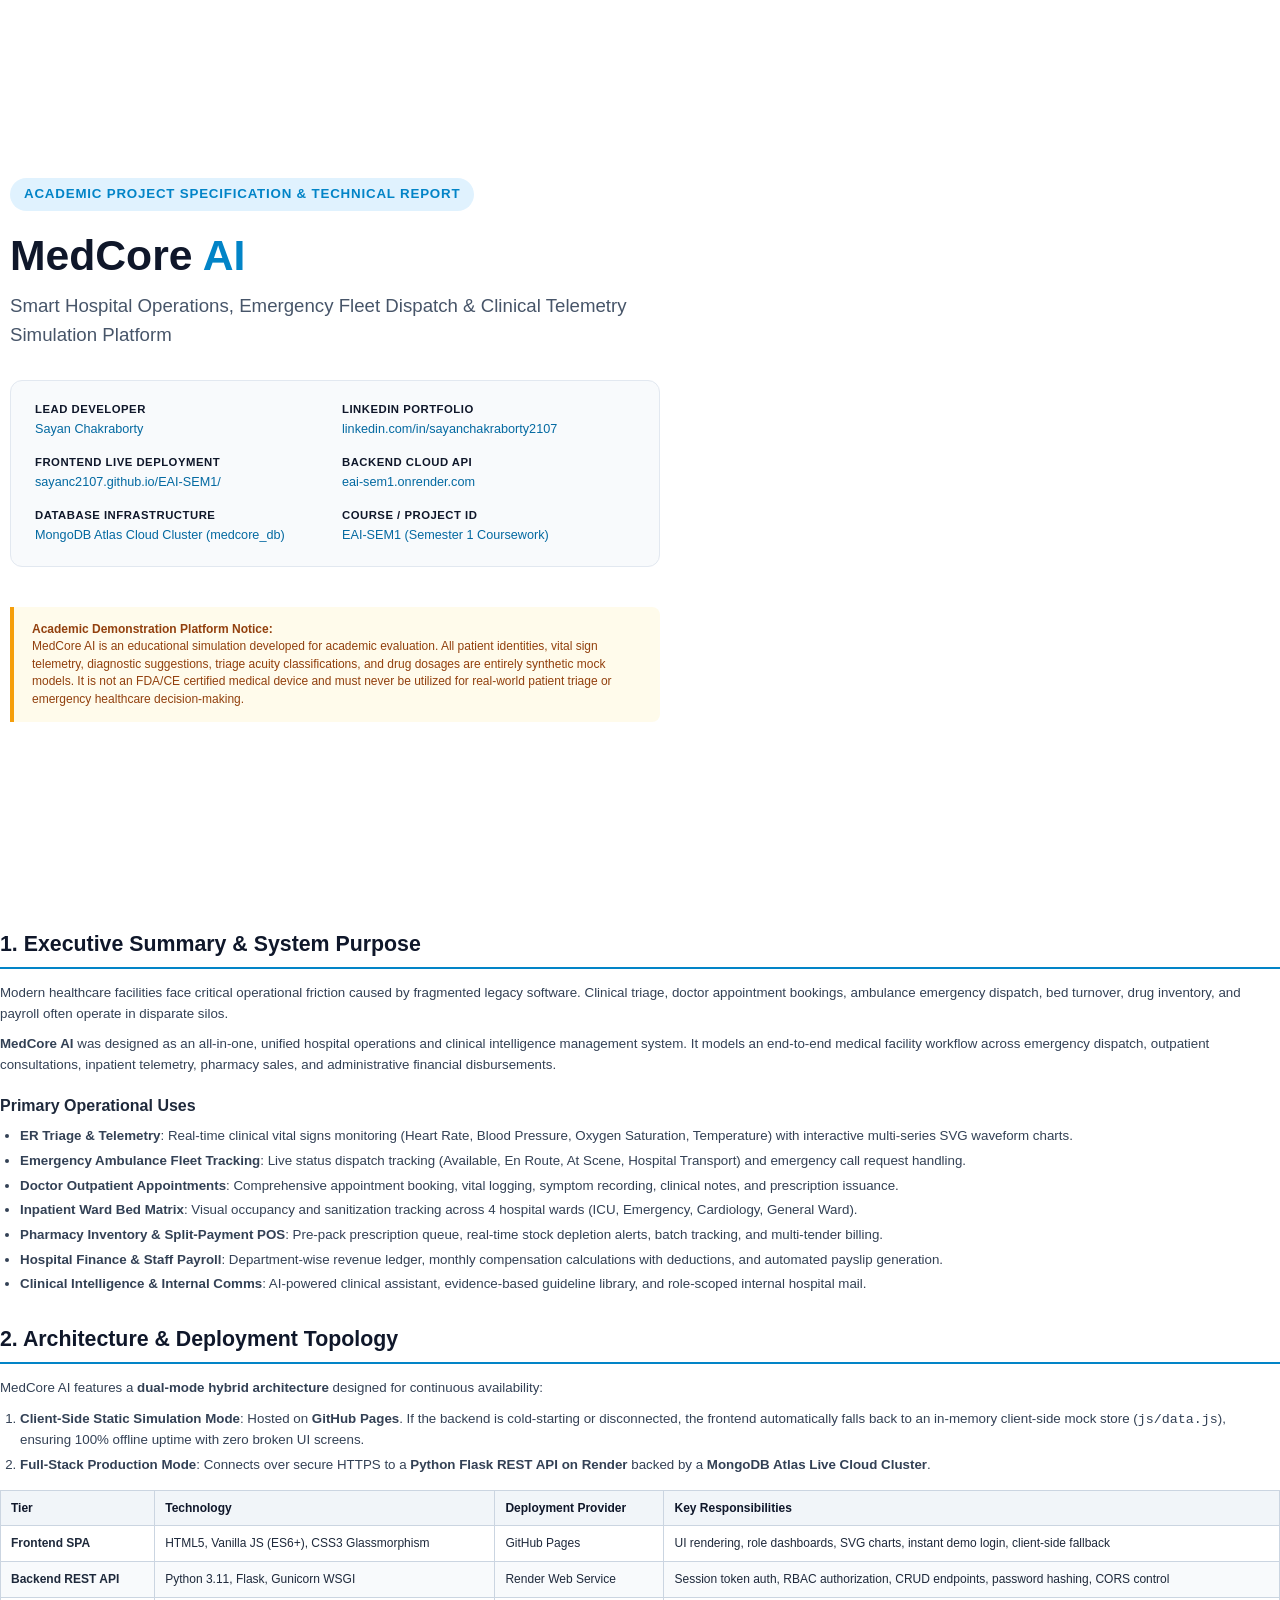
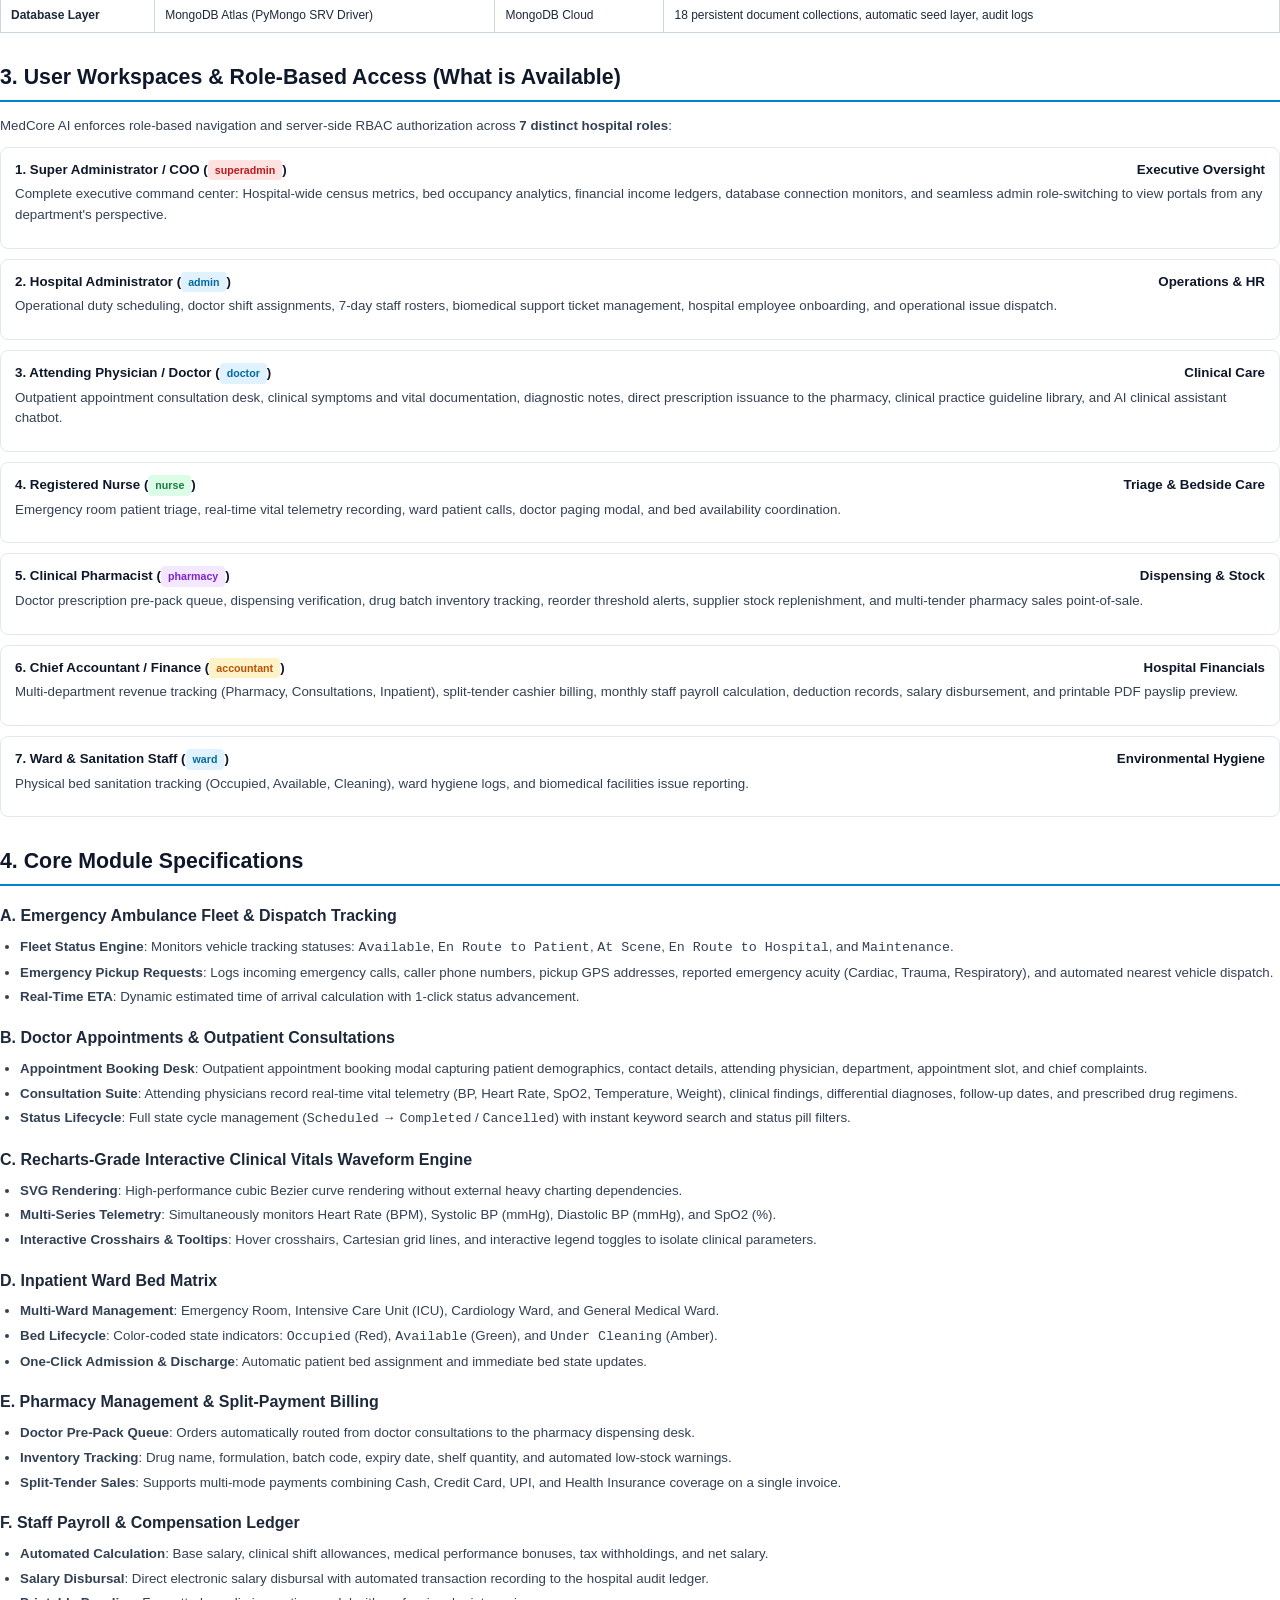
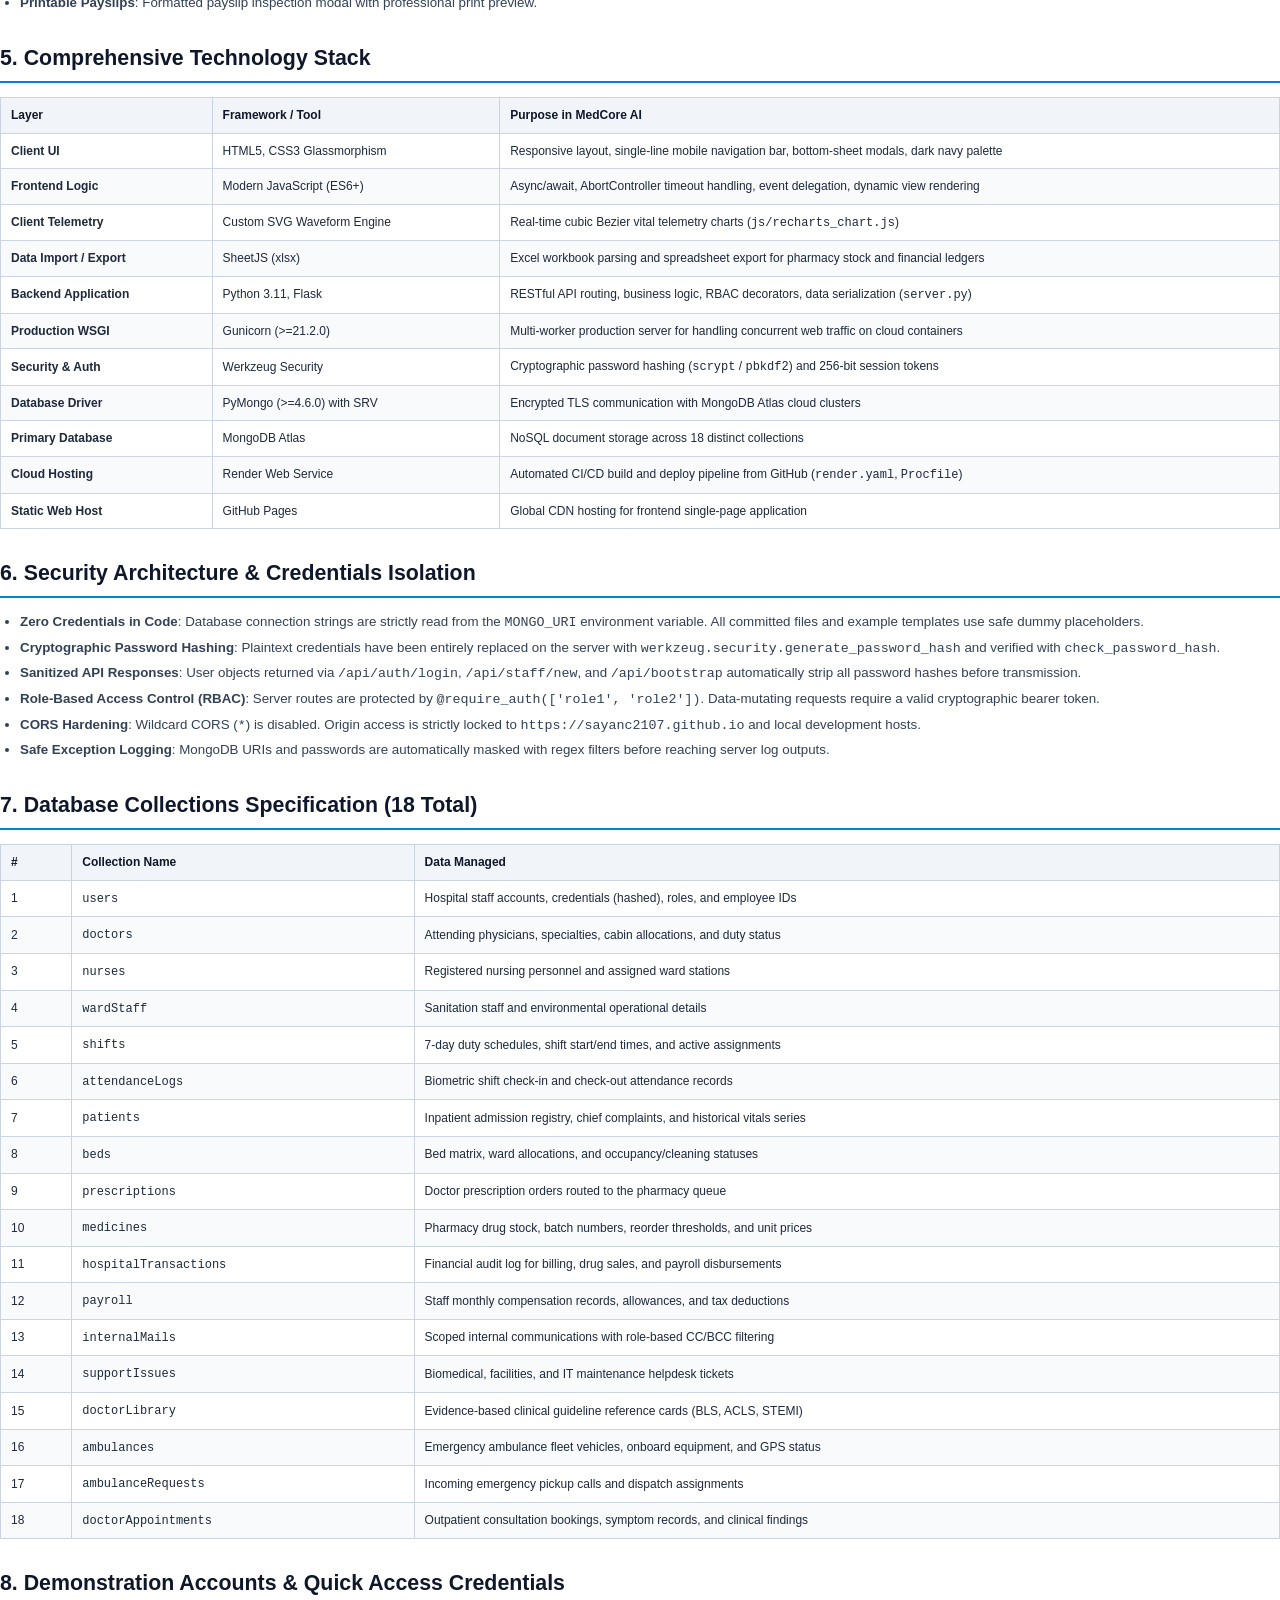
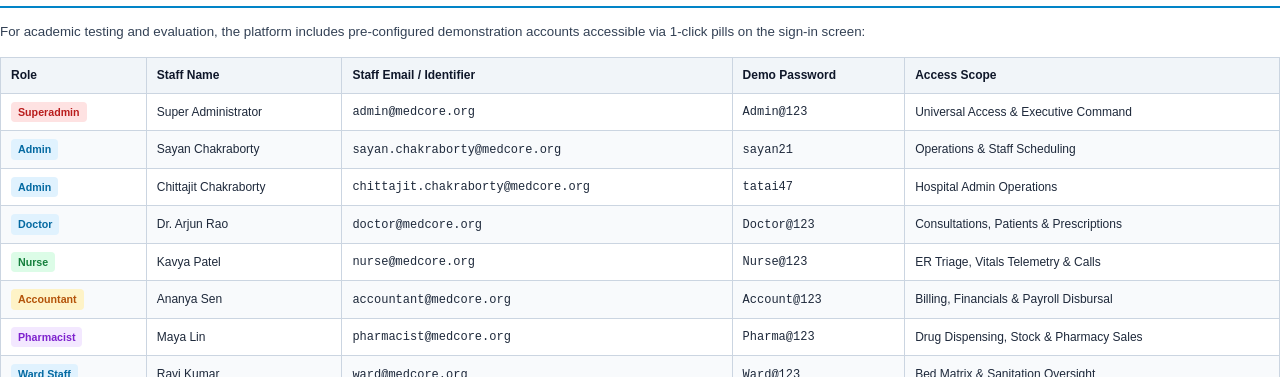
<file: MedCore_AI_Project_Documentation.html>
<!DOCTYPE html>
<html lang="en">
<head>
<meta charset="UTF-8">
<title>MedCore AI — System Documentation & Technical Specification</title>
<style>
    @page {
        size: A4;
        margin: 18mm 16mm 18mm 16mm;
        @bottom-right {
            content: "Page " counter(page) " of " counter(pages);
            font-size: 9pt;
            color: #64748b;
        }
    }
    
    * {
        box-sizing: border-box;
        margin: 0;
        padding: 0;
    }
    
    body {
        font-family: -apple-system, BlinkMacSystemFont, "Segoe UI", Roboto, Helvetica, Arial, sans-serif;
        color: #1e293b;
        background: #ffffff;
        font-size: 10pt;
        line-height: 1.55;
    }
    
    .cover-page {
        page-break-after: always;
        height: 100vh;
        display: flex;
        flex-direction: column;
        justify-content: center;
        align-items: flex-start;
        padding: 40px 10px;
    }
    
    .cover-badge {
        display: inline-block;
        padding: 6px 14px;
        background: #e0f2fe;
        color: #0284c7;
        font-weight: 700;
        font-size: 10pt;
        border-radius: 999px;
        margin-bottom: 20px;
        text-transform: uppercase;
        letter-spacing: 0.8px;
    }
    
    .cover-title {
        font-size: 32pt;
        font-weight: 800;
        color: #0f172a;
        line-height: 1.15;
        margin-bottom: 12px;
    }
    
    .cover-title span {
        color: #0284c7;
    }
    
    .cover-subtitle {
        font-size: 14pt;
        color: #475569;
        font-weight: 400;
        margin-bottom: 30px;
        max-width: 650px;
    }
    
    .meta-box {
        background: #f8fafc;
        border: 1px solid #e2e8f0;
        border-radius: 12px;
        padding: 20px 24px;
        width: 100%;
        max-width: 650px;
        margin-bottom: 40px;
    }
    
    .meta-grid {
        display: grid;
        grid-template-columns: 1fr 1fr;
        gap: 14px;
        font-size: 9.5pt;
    }
    
    .meta-item strong {
        color: #0f172a;
        display: block;
        font-size: 8.5pt;
        text-transform: uppercase;
        letter-spacing: 0.5px;
        margin-bottom: 2px;
    }
    
    .meta-item a, .meta-item span {
        color: #0369a1;
        text-decoration: none;
        word-break: break-all;
    }
    
    .disclaimer-card {
        background: #fffbeb;
        border-left: 4px solid #f59e0b;
        padding: 14px 18px;
        border-radius: 0 8px 8px 0;
        font-size: 9pt;
        color: #92400e;
        max-width: 650px;
        line-height: 1.45;
    }
    
    .section-title {
        font-size: 16pt;
        font-weight: 700;
        color: #0f172a;
        border-bottom: 2px solid #0284c7;
        padding-bottom: 6px;
        margin-top: 28px;
        margin-bottom: 14px;
        display: flex;
        align-items: center;
        gap: 8px;
    }
    
    .subsection-title {
        font-size: 12pt;
        font-weight: 700;
        color: #1e293b;
        margin-top: 18px;
        margin-bottom: 8px;
    }
    
    p {
        margin-bottom: 10px;
        color: #334155;
    }
    
    ul, ol {
        margin-left: 20px;
        margin-bottom: 12px;
        color: #334155;
    }
    
    li {
        margin-bottom: 4px;
    }
    
    table {
        width: 100%;
        border-collapse: collapse;
        margin: 14px 0;
        font-size: 9pt;
    }
    
    th, td {
        border: 1px solid #cbd5e1;
        padding: 8px 10px;
        text-align: left;
    }
    
    th {
        background: #f1f5f9;
        color: #0f172a;
        font-weight: 700;
    }
    
    tr:nth-child(even) {
        background: #f8fafc;
    }
    
    .badge {
        display: inline-block;
        padding: 2px 7px;
        border-radius: 4px;
        font-size: 8pt;
        font-weight: 600;
    }
    
    .badge-blue { background: #e0f2fe; color: #0369a1; }
    .badge-green { background: #dcfce7; color: #15803d; }
    .badge-amber { background: #fef3c7; color: #b45309; }
    .badge-red { background: #fee2e2; color: #b91c1c; }
    .badge-purple { background: #f3e8ff; color: #7e22ce; }
    
    .feature-card {
        background: #ffffff;
        border: 1px solid #e2e8f0;
        border-radius: 8px;
        padding: 12px 14px;
        margin-bottom: 10px;
        page-break-inside: avoid;
    }
    
    .feature-header {
        font-weight: 700;
        color: #0f172a;
        margin-bottom: 4px;
        display: flex;
        justify-content: space-between;
    }
    
    .tech-pill {
        display: inline-block;
        background: #f1f5f9;
        border: 1px solid #cbd5e1;
        padding: 3px 8px;
        border-radius: 6px;
        font-size: 8pt;
        margin: 2px;
        font-weight: 500;
    }
    
    .page-break {
        page-break-before: always;
    }
</style>
</head>
<body>

<!-- COVER PAGE -->
<div class="cover-page">
    <div class="cover-badge">Academic Project Specification &amp; Technical Report</div>
    <div class="cover-title">MedCore <span>AI</span></div>
    <div class="cover-subtitle">Smart Hospital Operations, Emergency Fleet Dispatch &amp; Clinical Telemetry Simulation Platform</div>
    
    <div class="meta-box">
        <div class="meta-grid">
            <div class="meta-item">
                <strong>Lead Developer</strong>
                <span>Sayan Chakraborty</span>
            </div>
            <div class="meta-item">
                <strong>LinkedIn Portfolio</strong>
                <a href="https://www.linkedin.com/in/sayanchakraborty2107/">linkedin.com/in/sayanchakraborty2107</a>
            </div>
            <div class="meta-item">
                <strong>Frontend Live Deployment</strong>
                <a href="https://sayanc2107.github.io/EAI-SEM1/">sayanc2107.github.io/EAI-SEM1/</a>
            </div>
            <div class="meta-item">
                <strong>Backend Cloud API</strong>
                <a href="https://eai-sem1.onrender.com">eai-sem1.onrender.com</a>
            </div>
            <div class="meta-item">
                <strong>Database Infrastructure</strong>
                <span>MongoDB Atlas Cloud Cluster (medcore_db)</span>
            </div>
            <div class="meta-item">
                <strong>Course / Project ID</strong>
                <span>EAI-SEM1 (Semester 1 Coursework)</span>
            </div>
        </div>
    </div>
    
    <div class="disclaimer-card">
        <strong>Academic Demonstration Platform Notice:</strong><br>
        MedCore AI is an educational simulation developed for academic evaluation. All patient identities, vital sign telemetry, diagnostic suggestions, triage acuity classifications, and drug dosages are entirely synthetic mock models. It is not an FDA/CE certified medical device and must never be utilized for real-world patient triage or emergency healthcare decision-making.
    </div>
</div>

<!-- PAGE 2: EXECUTIVE SUMMARY & SYSTEM PURPOSE -->
<div class="page-break"></div>
<h2 class="section-title">1. Executive Summary &amp; System Purpose</h2>

<p>
Modern healthcare facilities face critical operational friction caused by fragmented legacy software. Clinical triage, doctor appointment bookings, ambulance emergency dispatch, bed turnover, drug inventory, and payroll often operate in disparate silos. 
</p>

<p>
<strong>MedCore AI</strong> was designed as an all-in-one, unified hospital operations and clinical intelligence management system. It models an end-to-end medical facility workflow across emergency dispatch, outpatient consultations, inpatient telemetry, pharmacy sales, and administrative financial disbursements.
</p>

<h3 class="subsection-title">Primary Operational Uses</h3>
<ul>
    <li><strong>ER Triage &amp; Telemetry</strong>: Real-time clinical vital signs monitoring (Heart Rate, Blood Pressure, Oxygen Saturation, Temperature) with interactive multi-series SVG waveform charts.</li>
    <li><strong>Emergency Ambulance Fleet Tracking</strong>: Live status dispatch tracking (Available, En Route, At Scene, Hospital Transport) and emergency call request handling.</li>
    <li><strong>Doctor Outpatient Appointments</strong>: Comprehensive appointment booking, vital logging, symptom recording, clinical notes, and prescription issuance.</li>
    <li><strong>Inpatient Ward Bed Matrix</strong>: Visual occupancy and sanitization tracking across 4 hospital wards (ICU, Emergency, Cardiology, General Ward).</li>
    <li><strong>Pharmacy Inventory &amp; Split-Payment POS</strong>: Pre-pack prescription queue, real-time stock depletion alerts, batch tracking, and multi-tender billing.</li>
    <li><strong>Hospital Finance &amp; Staff Payroll</strong>: Department-wise revenue ledger, monthly compensation calculations with deductions, and automated payslip generation.</li>
    <li><strong>Clinical Intelligence &amp; Internal Comms</strong>: AI-powered clinical assistant, evidence-based guideline library, and role-scoped internal hospital mail.</li>
</ul>

<h2 class="section-title">2. Architecture &amp; Deployment Topology</h2>
<p>
MedCore AI features a <strong>dual-mode hybrid architecture</strong> designed for continuous availability:
</p>
<ol>
    <li><strong>Client-Side Static Simulation Mode</strong>: Hosted on <strong>GitHub Pages</strong>. If the backend is cold-starting or disconnected, the frontend automatically falls back to an in-memory client-side mock store (<code>js/data.js</code>), ensuring 100% offline uptime with zero broken UI screens.</li>
    <li><strong>Full-Stack Production Mode</strong>: Connects over secure HTTPS to a <strong>Python Flask REST API on Render</strong> backed by a <strong>MongoDB Atlas Live Cloud Cluster</strong>.</li>
</ol>

<table>
    <thead>
        <tr>
            <th>Tier</th>
            <th>Technology</th>
            <th>Deployment Provider</th>
            <th>Key Responsibilities</th>
        </tr>
    </thead>
    <tbody>
        <tr>
            <td><strong>Frontend SPA</strong></td>
            <td>HTML5, Vanilla JS (ES6+), CSS3 Glassmorphism</td>
            <td>GitHub Pages</td>
            <td>UI rendering, role dashboards, SVG charts, instant demo login, client-side fallback</td>
        </tr>
        <tr>
            <td><strong>Backend REST API</strong></td>
            <td>Python 3.11, Flask, Gunicorn WSGI</td>
            <td>Render Web Service</td>
            <td>Session token auth, RBAC authorization, CRUD endpoints, password hashing, CORS control</td>
        </tr>
        <tr>
            <td><strong>Database Layer</strong></td>
            <td>MongoDB Atlas (PyMongo SRV Driver)</td>
            <td>MongoDB Cloud</td>
            <td>18 persistent document collections, automatic seed layer, audit logs</td>
        </tr>
    </tbody>
</table>

<!-- PAGE 3: USER ROLES & WORKSPACES -->
<div class="page-break"></div>
<h2 class="section-title">3. User Workspaces &amp; Role-Based Access (What is Available)</h2>

<p>
MedCore AI enforces role-based navigation and server-side RBAC authorization across <strong>7 distinct hospital roles</strong>:
</p>

<div class="feature-card">
    <div class="feature-header">
        <span>1. Super Administrator / COO (<span class="badge badge-red">superadmin</span>)</span>
        <span>Executive Oversight</span>
    </div>
    <p>Complete executive command center: Hospital-wide census metrics, bed occupancy analytics, financial income ledgers, database connection monitors, and seamless admin role-switching to view portals from any department's perspective.</p>
</div>

<div class="feature-card">
    <div class="feature-header">
        <span>2. Hospital Administrator (<span class="badge badge-blue">admin</span>)</span>
        <span>Operations &amp; HR</span>
    </div>
    <p>Operational duty scheduling, doctor shift assignments, 7-day staff rosters, biomedical support ticket management, hospital employee onboarding, and operational issue dispatch.</p>
</div>

<div class="feature-card">
    <div class="feature-header">
        <span>3. Attending Physician / Doctor (<span class="badge badge-blue">doctor</span>)</span>
        <span>Clinical Care</span>
    </div>
    <p>Outpatient appointment consultation desk, clinical symptoms and vital documentation, diagnostic notes, direct prescription issuance to the pharmacy, clinical practice guideline library, and AI clinical assistant chatbot.</p>
</div>

<div class="feature-card">
    <div class="feature-header">
        <span>4. Registered Nurse (<span class="badge badge-green">nurse</span>)</span>
        <span>Triage &amp; Bedside Care</span>
    </div>
    <p>Emergency room patient triage, real-time vital telemetry recording, ward patient calls, doctor paging modal, and bed availability coordination.</p>
</div>

<div class="feature-card">
    <div class="feature-header">
        <span>5. Clinical Pharmacist (<span class="badge badge-purple">pharmacy</span>)</span>
        <span>Dispensing &amp; Stock</span>
    </div>
    <p>Doctor prescription pre-pack queue, dispensing verification, drug batch inventory tracking, reorder threshold alerts, supplier stock replenishment, and multi-tender pharmacy sales point-of-sale.</p>
</div>

<div class="feature-card">
    <div class="feature-header">
        <span>6. Chief Accountant / Finance (<span class="badge badge-amber">accountant</span>)</span>
        <span>Hospital Financials</span>
    </div>
    <p>Multi-department revenue tracking (Pharmacy, Consultations, Inpatient), split-tender cashier billing, monthly staff payroll calculation, deduction records, salary disbursement, and printable PDF payslip preview.</p>
</div>

<div class="feature-card">
    <div class="feature-header">
        <span>7. Ward &amp; Sanitation Staff (<span class="badge badge-blue">ward</span>)</span>
        <span>Environmental Hygiene</span>
    </div>
    <p>Physical bed sanitation tracking (Occupied, Available, Cleaning), ward hygiene logs, and biomedical facilities issue reporting.</p>
</div>

<!-- PAGE 4: DETAILED MODULE SPECIFICATIONS -->
<div class="page-break"></div>
<h2 class="section-title">4. Core Module Specifications</h2>

<h3 class="subsection-title">A. Emergency Ambulance Fleet &amp; Dispatch Tracking</h3>
<ul>
    <li><strong>Fleet Status Engine</strong>: Monitors vehicle tracking statuses: <code>Available</code>, <code>En Route to Patient</code>, <code>At Scene</code>, <code>En Route to Hospital</code>, and <code>Maintenance</code>.</li>
    <li><strong>Emergency Pickup Requests</strong>: Logs incoming emergency calls, caller phone numbers, pickup GPS addresses, reported emergency acuity (Cardiac, Trauma, Respiratory), and automated nearest vehicle dispatch.</li>
    <li><strong>Real-Time ETA</strong>: Dynamic estimated time of arrival calculation with 1-click status advancement.</li>
</ul>

<h3 class="subsection-title">B. Doctor Appointments &amp; Outpatient Consultations</h3>
<ul>
    <li><strong>Appointment Booking Desk</strong>: Outpatient appointment booking modal capturing patient demographics, contact details, attending physician, department, appointment slot, and chief complaints.</li>
    <li><strong>Consultation Suite</strong>: Attending physicians record real-time vital telemetry (BP, Heart Rate, SpO2, Temperature, Weight), clinical findings, differential diagnoses, follow-up dates, and prescribed drug regimens.</li>
    <li><strong>Status Lifecycle</strong>: Full state cycle management (<code>Scheduled</code> &rarr; <code>Completed</code> / <code>Cancelled</code>) with instant keyword search and status pill filters.</li>
</ul>

<h3 class="subsection-title">C. Recharts-Grade Interactive Clinical Vitals Waveform Engine</h3>
<ul>
    <li><strong>SVG Rendering</strong>: High-performance cubic Bezier curve rendering without external heavy charting dependencies.</li>
    <li><strong>Multi-Series Telemetry</strong>: Simultaneously monitors Heart Rate (BPM), Systolic BP (mmHg), Diastolic BP (mmHg), and SpO2 (%).</li>
    <li><strong>Interactive Crosshairs &amp; Tooltips</strong>: Hover crosshairs, Cartesian grid lines, and interactive legend toggles to isolate clinical parameters.</li>
</ul>

<h3 class="subsection-title">D. Inpatient Ward Bed Matrix</h3>
<ul>
    <li><strong>Multi-Ward Management</strong>: Emergency Room, Intensive Care Unit (ICU), Cardiology Ward, and General Medical Ward.</li>
    <li><strong>Bed Lifecycle</strong>: Color-coded state indicators: <code>Occupied</code> (Red), <code>Available</code> (Green), and <code>Under Cleaning</code> (Amber).</li>
    <li><strong>One-Click Admission &amp; Discharge</strong>: Automatic patient bed assignment and immediate bed state updates.</li>
</ul>

<h3 class="subsection-title">E. Pharmacy Management &amp; Split-Payment Billing</h3>
<ul>
    <li><strong>Doctor Pre-Pack Queue</strong>: Orders automatically routed from doctor consultations to the pharmacy dispensing desk.</li>
    <li><strong>Inventory Tracking</strong>: Drug name, formulation, batch code, expiry date, shelf quantity, and automated low-stock warnings.</li>
    <li><strong>Split-Tender Sales</strong>: Supports multi-mode payments combining Cash, Credit Card, UPI, and Health Insurance coverage on a single invoice.</li>
</ul>

<h3 class="subsection-title">F. Staff Payroll &amp; Compensation Ledger</h3>
<ul>
    <li><strong>Automated Calculation</strong>: Base salary, clinical shift allowances, medical performance bonuses, tax withholdings, and net salary.</li>
    <li><strong>Salary Disbursal</strong>: Direct electronic salary disbursal with automated transaction recording to the hospital audit ledger.</li>
    <li><strong>Printable Payslips</strong>: Formatted payslip inspection modal with professional print preview.</li>
</ul>

<!-- PAGE 5: TECHNOLOGY STACK & SECURITY -->
<div class="page-break"></div>
<h2 class="section-title">5. Comprehensive Technology Stack</h2>

<table>
    <thead>
        <tr>
            <th>Layer</th>
            <th>Framework / Tool</th>
            <th>Purpose in MedCore AI</th>
        </tr>
    </thead>
    <tbody>
        <tr>
            <td><strong>Client UI</strong></td>
            <td>HTML5, CSS3 Glassmorphism</td>
            <td>Responsive layout, single-line mobile navigation bar, bottom-sheet modals, dark navy palette</td>
        </tr>
        <tr>
            <td><strong>Frontend Logic</strong></td>
            <td>Modern JavaScript (ES6+)</td>
            <td>Async/await, AbortController timeout handling, event delegation, dynamic view rendering</td>
        </tr>
        <tr>
            <td><strong>Client Telemetry</strong></td>
            <td>Custom SVG Waveform Engine</td>
            <td>Real-time cubic Bezier vital telemetry charts (<code>js/recharts_chart.js</code>)</td>
        </tr>
        <tr>
            <td><strong>Data Import / Export</strong></td>
            <td>SheetJS (xlsx)</td>
            <td>Excel workbook parsing and spreadsheet export for pharmacy stock and financial ledgers</td>
        </tr>
        <tr>
            <td><strong>Backend Application</strong></td>
            <td>Python 3.11, Flask</td>
            <td>RESTful API routing, business logic, RBAC decorators, data serialization (<code>server.py</code>)</td>
        </tr>
        <tr>
            <td><strong>Production WSGI</strong></td>
            <td>Gunicorn (>=21.2.0)</td>
            <td>Multi-worker production server for handling concurrent web traffic on cloud containers</td>
        </tr>
        <tr>
            <td><strong>Security &amp; Auth</strong></td>
            <td>Werkzeug Security</td>
            <td>Cryptographic password hashing (<code>scrypt</code> / <code>pbkdf2</code>) and 256-bit session tokens</td>
        </tr>
        <tr>
            <td><strong>Database Driver</strong></td>
            <td>PyMongo (>=4.6.0) with SRV</td>
            <td>Encrypted TLS communication with MongoDB Atlas cloud clusters</td>
        </tr>
        <tr>
            <td><strong>Primary Database</strong></td>
            <td>MongoDB Atlas</td>
            <td>NoSQL document storage across 18 distinct collections</td>
        </tr>
        <tr>
            <td><strong>Cloud Hosting</strong></td>
            <td>Render Web Service</td>
            <td>Automated CI/CD build and deploy pipeline from GitHub (<code>render.yaml</code>, <code>Procfile</code>)</td>
        </tr>
        <tr>
            <td><strong>Static Web Host</strong></td>
            <td>GitHub Pages</td>
            <td>Global CDN hosting for frontend single-page application</td>
        </tr>
    </tbody>
</table>

<h2 class="section-title">6. Security Architecture &amp; Credentials Isolation</h2>

<ul>
    <li><strong>Zero Credentials in Code</strong>: Database connection strings are strictly read from the <code>MONGO_URI</code> environment variable. All committed files and example templates use safe dummy placeholders.</li>
    <li><strong>Cryptographic Password Hashing</strong>: Plaintext credentials have been entirely replaced on the server with <code>werkzeug.security.generate_password_hash</code> and verified with <code>check_password_hash</code>.</li>
    <li><strong>Sanitized API Responses</strong>: User objects returned via <code>/api/auth/login</code>, <code>/api/staff/new</code>, and <code>/api/bootstrap</code> automatically strip all password hashes before transmission.</li>
    <li><strong>Role-Based Access Control (RBAC)</strong>: Server routes are protected by <code>@require_auth(['role1', 'role2'])</code>. Data-mutating requests require a valid cryptographic bearer token.</li>
    <li><strong>CORS Hardening</strong>: Wildcard CORS (<code>*</code>) is disabled. Origin access is strictly locked to <code>https://sayanc2107.github.io</code> and local development hosts.</li>
    <li><strong>Safe Exception Logging</strong>: MongoDB URIs and passwords are automatically masked with regex filters before reaching server log outputs.</li>
</ul>

<!-- PAGE 6: DATABASE COLLECTIONS & DEMO ACCOUNTS -->
<div class="page-break"></div>
<h2 class="section-title">7. Database Collections Specification (18 Total)</h2>

<table>
    <thead>
        <tr>
            <th>#</th>
            <th>Collection Name</th>
            <th>Data Managed</th>
        </tr>
    </thead>
    <tbody>
        <tr><td>1</td><td><code>users</code></td><td>Hospital staff accounts, credentials (hashed), roles, and employee IDs</td></tr>
        <tr><td>2</td><td><code>doctors</code></td><td>Attending physicians, specialties, cabin allocations, and duty status</td></tr>
        <tr><td>3</td><td><code>nurses</code></td><td>Registered nursing personnel and assigned ward stations</td></tr>
        <tr><td>4</td><td><code>wardStaff</code></td><td>Sanitation staff and environmental operational details</td></tr>
        <tr><td>5</td><td><code>shifts</code></td><td>7-day duty schedules, shift start/end times, and active assignments</td></tr>
        <tr><td>6</td><td><code>attendanceLogs</code></td><td>Biometric shift check-in and check-out attendance records</td></tr>
        <tr><td>7</td><td><code>patients</code></td><td>Inpatient admission registry, chief complaints, and historical vitals series</td></tr>
        <tr><td>8</td><td><code>beds</code></td><td>Bed matrix, ward allocations, and occupancy/cleaning statuses</td></tr>
        <tr><td>9</td><td><code>prescriptions</code></td><td>Doctor prescription orders routed to the pharmacy queue</td></tr>
        <tr><td>10</td><td><code>medicines</code></td><td>Pharmacy drug stock, batch numbers, reorder thresholds, and unit prices</td></tr>
        <tr><td>11</td><td><code>hospitalTransactions</code></td><td>Financial audit log for billing, drug sales, and payroll disbursements</td></tr>
        <tr><td>12</td><td><code>payroll</code></td><td>Staff monthly compensation records, allowances, and tax deductions</td></tr>
        <tr><td>13</td><td><code>internalMails</code></td><td>Scoped internal communications with role-based CC/BCC filtering</td></tr>
        <tr><td>14</td><td><code>supportIssues</code></td><td>Biomedical, facilities, and IT maintenance helpdesk tickets</td></tr>
        <tr><td>15</td><td><code>doctorLibrary</code></td><td>Evidence-based clinical guideline reference cards (BLS, ACLS, STEMI)</td></tr>
        <tr><td>16</td><td><code>ambulances</code></td><td>Emergency ambulance fleet vehicles, onboard equipment, and GPS status</td></tr>
        <tr><td>17</td><td><code>ambulanceRequests</code></td><td>Incoming emergency pickup calls and dispatch assignments</td></tr>
        <tr><td>18</td><td><code>doctorAppointments</code></td><td>Outpatient consultation bookings, symptom records, and clinical findings</td></tr>
    </tbody>
</table>

<h2 class="section-title">8. Demonstration Accounts &amp; Quick Access Credentials</h2>

<p>For academic testing and evaluation, the platform includes pre-configured demonstration accounts accessible via 1-click pills on the sign-in screen:</p>

<table>
    <thead>
        <tr>
            <th>Role</th>
            <th>Staff Name</th>
            <th>Staff Email / Identifier</th>
            <th>Demo Password</th>
            <th>Access Scope</th>
        </tr>
    </thead>
    <tbody>
        <tr>
            <td><span class="badge badge-red">Superadmin</span></td>
            <td>Super Administrator</td>
            <td><code>admin@medcore.org</code></td>
            <td><code>Admin@123</code></td>
            <td>Universal Access &amp; Executive Command</td>
        </tr>
        <tr>
            <td><span class="badge badge-blue">Admin</span></td>
            <td>Sayan Chakraborty</td>
            <td><code>sayan.chakraborty@medcore.org</code></td>
            <td><code>sayan21</code></td>
            <td>Operations &amp; Staff Scheduling</td>
        </tr>
        <tr>
            <td><span class="badge badge-blue">Admin</span></td>
            <td>Chittajit Chakraborty</td>
            <td><code>chittajit.chakraborty@medcore.org</code></td>
            <td><code>tatai47</code></td>
            <td>Hospital Admin Operations</td>
        </tr>
        <tr>
            <td><span class="badge badge-blue">Doctor</span></td>
            <td>Dr. Arjun Rao</td>
            <td><code>doctor@medcore.org</code></td>
            <td><code>Doctor@123</code></td>
            <td>Consultations, Patients &amp; Prescriptions</td>
        </tr>
        <tr>
            <td><span class="badge badge-green">Nurse</span></td>
            <td>Kavya Patel</td>
            <td><code>nurse@medcore.org</code></td>
            <td><code>Nurse@123</code></td>
            <td>ER Triage, Vitals Telemetry &amp; Calls</td>
        </tr>
        <tr>
            <td><span class="badge badge-amber">Accountant</span></td>
            <td>Ananya Sen</td>
            <td><code>accountant@medcore.org</code></td>
            <td><code>Account@123</code></td>
            <td>Billing, Financials &amp; Payroll Disbursal</td>
        </tr>
        <tr>
            <td><span class="badge badge-purple">Pharmacist</span></td>
            <td>Maya Lin</td>
            <td><code>pharmacist@medcore.org</code></td>
            <td><code>Pharma@123</code></td>
            <td>Drug Dispensing, Stock &amp; Pharmacy Sales</td>
        </tr>
        <tr>
            <td><span class="badge badge-blue">Ward Staff</span></td>
            <td>Ravi Kumar</td>
            <td><code>ward@medcore.org</code></td>
            <td><code>Ward@123</code></td>
            <td>Bed Matrix &amp; Sanitation Oversight</td>
        </tr>
    </tbody>
</table>

</body>
</html>
</file>
<file: css/styles.css>
/* ===================================================================
   MedCore AI — Ultra-Modern Healthcare Operations Stylesheet
   Dark theme matched to MedCore AI production platform.
   =================================================================== */

:root {
    --primary: #2563eb;
    --primary-hover: #1d4ed8;
    --primary-light: rgba(37, 99, 235, 0.15);
    --accent: #38bdf8;
    --accent-glow: rgba(56, 189, 248, 0.25);
    --bg: #090e17;
    --bg-surface: #0e1626;
    --bg-card: #121c2e;
    --bg-card-hover: #17243b;
    --border: #1e2c45;
    --border-light: #2c3e5e;
    --text: #f1f5f9;
    --text-secondary: #94a3b8;
    --text-muted: #64748b;
    --success: #10b981;
    --success-bg: rgba(16, 185, 129, 0.12);
    --warning: #f59e0b;
    --warning-bg: rgba(245, 158, 11, 0.12);
    --danger: #ef4444;
    --danger-bg: rgba(239, 68, 68, 0.14);
    --info: #6366f1;
    --info-bg: rgba(99, 102, 241, 0.14);
    --purple: #a855f7;
    --purple-bg: rgba(168, 85, 247, 0.12);
    --sidebar-width: 270px;
    --topbar-height: 64px;
    --radius-sm: 8px;
    --radius: 12px;
    --radius-lg: 16px;
    --shadow: 0 4px 20px rgba(0, 0, 0, 0.35);
    --shadow-lg: 0 12px 36px rgba(0, 0, 0, 0.55);
    --transition: all 0.22s cubic-bezier(0.4, 0, 0.2, 1);
}

*, *::before, *::after { box-sizing: border-box; margin: 0; padding: 0; }

html, body {
    width: 100%;
    max-width: 100vw;
    overflow-x: hidden;
}

body {
    font-family: 'Inter', -apple-system, BlinkMacSystemFont, sans-serif;
    background: var(--bg);
    color: var(--text);
    line-height: 1.55;
    -webkit-font-smoothing: antialiased;
}

a { color: var(--accent); text-decoration: none; }
button { cursor: pointer; font-family: inherit; }
.hidden { display: none !important; }

/* ── LOGIN SCREEN ── */
.login-screen {
    min-height: 100vh;
    display: flex;
    align-items: center;
    justify-content: center;
    background: radial-gradient(circle at 50% 20%, #152238 0%, #080d17 70%);
    padding: 24px;
    position: relative;
}

.login-container {
    width: 100%;
    max-width: 520px;
    position: relative;
    z-index: 2;
}

.login-logo {
    text-align: center;
    margin-bottom: 24px;
}

.login-logo i {
    font-size: 42px;
    color: var(--accent);
    margin-bottom: 10px;
    filter: drop-shadow(0 0 18px rgba(56, 189, 248, 0.5));
}

.login-logo h1 {
    font-size: 32px;
    font-weight: 800;
    color: #ffffff;
    letter-spacing: -0.5px;
}

.login-logo h1 span { color: var(--accent); }
.login-subtitle { color: #94a3b8; font-size: 13.5px; margin-top: 4px; }

.login-card {
    background: rgba(18, 28, 46, 0.85);
    backdrop-filter: blur(24px);
    border: 1px solid var(--border);
    border-radius: var(--radius-lg);
    padding: 30px 28px;
    box-shadow: var(--shadow-lg);
}

.login-card h2 { color: #ffffff; font-size: 21px; font-weight: 700; margin-bottom: 4px; }
.login-hint { color: #94a3b8; font-size: 12.5px; margin-bottom: 20px; line-height: 1.45; }

.login-card label {
    display: block;
    color: #cbd5e1;
    font-size: 12.5px;
    font-weight: 600;
    margin-bottom: 6px;
}

.login-card .form-group input,
.login-card input {
    width: 100% !important;
    padding: 12px 14px !important;
    border-radius: var(--radius-sm) !important;
    border: 1.5px solid #334155 !important;
    background: #0f172a !important;
    color: #ffffff !important;
    caret-color: #38bdf8 !important;
    font-size: 16px !important;
    font-weight: 500 !important;
    opacity: 1 !important;
    pointer-events: auto !important;
    cursor: text !important;
    box-sizing: border-box !important;
    transition: var(--transition);
}

.login-card .form-group input::placeholder,
.login-card input::placeholder { color: #64748b !important; font-weight: 400; }
.login-card .form-group input:focus,
.login-card input:focus {
    outline: none !important;
    background: #1e293b !important;
    border-color: var(--accent) !important;
    box-shadow: 0 0 0 3px rgba(56, 189, 248, 0.35) !important;
}

.login-error {
    background: var(--danger-bg);
    border: 1px solid var(--danger);
    color: #fca5a5;
    padding: 10px 14px;
    border-radius: var(--radius-sm);
    font-size: 13px;
    margin-bottom: 16px;
}

.demo-credentials-box {
    margin-top: 24px;
    padding-top: 18px;
    border-top: 1px solid var(--border);
}

.demo-credentials-title {
    display: flex;
    align-items: center;
    gap: 8px;
    font-size: 12.5px;
    font-weight: 600;
    color: var(--accent);
    margin-bottom: 12px;
}

.cred-list {
    display: flex;
    flex-direction: column;
    gap: 8px;
}

.cred-item {
    display: flex;
    align-items: center;
    justify-content: space-between;
    padding: 8px 12px;
    background: rgba(255, 255, 255, 0.03);
    border: 1px solid var(--border);
    border-radius: var(--radius-sm);
    transition: var(--transition);
}

.cred-item:hover {
    background: rgba(56, 189, 248, 0.06);
    border-color: var(--border-light);
}

.cred-info { display: flex; flex-direction: column; }
.cred-name { font-size: 12px; font-weight: 700; color: #f1f5f9; }
.cred-name span { font-weight: 400; color: #94a3b8; font-size: 11px; }
.cred-email { font-size: 11px; color: #64748b; font-family: monospace; }

.btn-use-cred {
    background: #1e293b;
    color: #f1f5f9;
    border: 1px solid #334155;
    padding: 4px 12px;
    border-radius: 6px;
    font-size: 11px;
    font-weight: 600;
    transition: var(--transition);
}
.btn-use-cred:hover { background: var(--primary); border-color: var(--primary); color: #ffffff; }

.login-disclaimer {
    text-align: center;
    color: #f59e0b;
    font-size: 12px;
    margin-top: 20px;
    padding: 8px 14px;
    background: var(--warning-bg);
    border: 1px solid rgba(245, 158, 11, 0.25);
    border-radius: 8px;
}

/* ── APP SHELL & SIDEBAR ── */
.app {
    display: flex;
    min-height: 100vh;
    width: 100%;
    max-width: 100vw;
    overflow-x: hidden;
}

.sidebar {
    width: var(--sidebar-width);
    background: #080d18;
    color: #ffffff;
    display: flex;
    flex-direction: column;
    position: fixed;
    top: 0; left: 0; bottom: 0;
    z-index: 100;
    border-right: 1px solid var(--border);
    transition: var(--transition);
}

.sidebar-header {
    display: flex;
    align-items: center;
    justify-content: space-between;
    padding: 18px 20px;
    border-bottom: 1px solid var(--border);
}

.sidebar-brand {
    display: flex;
    align-items: center;
    gap: 12px;
}

.sidebar-header i { font-size: 22px; color: var(--accent); }
.sidebar-header h2 { font-size: 18px; font-weight: 800; letter-spacing: -0.5px; }
.sidebar-header h2 span { color: var(--accent); }

.sidebar-close-btn {
    display: none;
    background: rgba(255, 255, 255, 0.06);
    border: 1px solid var(--border);
    color: var(--text-secondary);
    font-size: 15px;
    width: 34px;
    height: 34px;
    border-radius: 8px;
    align-items: center;
    justify-content: center;
    cursor: pointer;
    transition: var(--transition);
}
.sidebar-close-btn:hover {
    color: #ffffff;
    background: rgba(255, 255, 255, 0.14);
}

.sidebar-backdrop {
    display: none;
    position: fixed;
    top: 0; left: 0; right: 0; bottom: 0;
    background: rgba(4, 8, 15, 0.72);
    backdrop-filter: blur(4px);
    z-index: 95;
    opacity: 0;
    transition: opacity 0.25s ease;
}
.sidebar-backdrop.active {
    display: block;
    opacity: 1;
}

.sidebar-workspace-label {
    padding: 14px 20px 6px;
    font-size: 11px;
    font-weight: 700;
    text-transform: uppercase;
    letter-spacing: 0.8px;
    color: #64748b;
}

.sidebar-nav {
    flex: 1;
    padding: 8px 14px;
    display: flex;
    flex-direction: column;
    gap: 4px;
    overflow-y: auto;
}

.nav-link {
    display: flex;
    align-items: center;
    justify-content: space-between;
    padding: 10px 14px;
    border-radius: var(--radius-sm);
    color: #94a3b8;
    font-size: 13.5px;
    font-weight: 500;
    transition: var(--transition);
}

.nav-link-left { display: flex; align-items: center; gap: 12px; }
.nav-link i { width: 18px; text-align: center; font-size: 15px; }
.nav-link:hover { color: #ffffff; background: rgba(255, 255, 255, 0.05); }
.nav-link.active {
    color: #ffffff;
    background: #1d4ed8;
    font-weight: 600;
    box-shadow: 0 4px 14px rgba(29, 78, 216, 0.4);
}

.nav-badge {
    background: var(--danger);
    color: #ffffff;
    font-size: 10px;
    font-weight: 800;
    padding: 1px 7px;
    border-radius: 999px;
}

/* Sidebar Role Switcher */
.sidebar-role-switcher-box {
    padding: 12px 18px;
    border-top: 1px solid var(--border);
    background: rgba(0, 0, 0, 0.2);
}

.switcher-label {
    font-size: 10.5px;
    color: #64748b;
    font-weight: 700;
    text-transform: uppercase;
    letter-spacing: 0.6px;
    margin-bottom: 6px;
}

.role-switcher-select {
    width: 100%;
    padding: 8px 10px;
    background: #0f172a;
    color: #f1f5f9;
    border: 1px solid var(--border);
    border-radius: var(--radius-sm);
    font-size: 12px;
    font-weight: 600;
}

.sidebar-footer {
    padding: 14px 18px;
    border-top: 1px solid var(--border);
    display: flex;
    align-items: center;
    justify-content: space-between;
    background: #060a12;
}

.user-info { display: flex; align-items: center; gap: 10px; }
.user-avatar {
    width: 36px; height: 36px; border-radius: 50%;
    background: linear-gradient(135deg, #1d4ed8, #0ea5e9);
    display: flex; align-items: center; justify-content: center;
    font-size: 14px; color: #ffffff;
}

.user-name { font-size: 12.5px; font-weight: 700; color: #ffffff; line-height: 1.2; }
.user-label { font-size: 11px; color: #94a3b8; }

.logout-btn {
    background: none; border: none; color: #94a3b8;
    font-size: 16px; padding: 6px; border-radius: 6px;
    transition: var(--transition);
}
.logout-btn:hover { color: var(--danger); background: var(--danger-bg); }

/* ── MAIN CONTENT & TOPBAR ── */
.main-content {
    flex: 1;
    min-width: 0;
    max-width: 100%;
    margin-left: var(--sidebar-width);
    min-height: 100vh;
    background: var(--bg);
    overflow-x: hidden;
}

.topbar {
    height: var(--topbar-height);
    background: var(--bg-surface);
    border-bottom: 1px solid var(--border);
    display: flex;
    align-items: center;
    padding: 0 26px;
    position: sticky;
    top: 0; z-index: 50;
    gap: 16px;
}

.menu-toggle { display: none; background: none; border: none; font-size: 20px; color: var(--text); }
.topbar-breadcrumb { font-size: 13.5px; color: var(--text-secondary); display: flex; align-items: center; gap: 8px; }
.topbar-breadcrumb strong { color: #ffffff; font-weight: 700; }
.topbar-actions { margin-left: auto; display: flex; align-items: center; gap: 12px; }

/* Attendance Punch Button in Topbar */
.punch-attendance-btn {
    display: inline-flex;
    align-items: center;
    gap: 7px;
    padding: 6px 14px;
    border-radius: 999px;
    font-size: 12px;
    font-weight: 700;
    border: 1px solid transparent;
    transition: var(--transition);
}
.punch-attendance-btn.punched-in {
    background: rgba(16, 185, 129, 0.15);
    color: #10b981;
    border-color: rgba(16, 185, 129, 0.4);
}
.punch-attendance-btn.punched-out {
    background: rgba(239, 68, 68, 0.15);
    color: #ef4444;
    border-color: rgba(239, 68, 68, 0.4);
}

.live-badge {
    display: flex; align-items: center; gap: 6px;
    font-size: 11.5px; font-weight: 700; color: var(--success);
    background: var(--success-bg); padding: 5px 12px; border-radius: 999px;
    border: 1px solid rgba(16, 185, 129, 0.25);
}
.live-badge i { font-size: 7px; animation: blink 1.6s infinite; }
@keyframes blink { 0%, 100% { opacity: 1; } 50% { opacity: 0.3; } }

.time-display { font-size: 12px; color: var(--text-secondary); font-weight: 500; }
.content-wrapper { padding: 24px 28px; max-width: 1440px; margin: 0 auto; }

.section { display: none; }
.section.active { display: block; animation: fadeIn 0.25s ease-out; }
@keyframes fadeIn { from { opacity: 0; transform: translateY(6px); } to { opacity: 1; transform: translateY(0); } }

/* ── BUTTONS ── */
.btn {
    display: inline-flex;
    align-items: center;
    gap: 8px;
    padding: 8.5px 16px;
    font-size: 13px;
    font-weight: 600;
    border-radius: var(--radius-sm);
    border: none;
    transition: var(--transition);
}

.btn-primary { background: #2563eb; color: #ffffff; }
.btn-primary:hover { background: #1d4ed8; box-shadow: 0 4px 14px rgba(37, 99, 235, 0.35); }
.btn-secondary { background: #1e293b; color: #f1f5f9; border: 1px solid #334155; }
.btn-secondary:hover { background: #334155; border-color: #475569; }
.btn-success { background: #10b981; color: #ffffff; }
.btn-success:hover { background: #059669; }
.btn-danger { background: #ef4444; color: #ffffff; }
.btn-danger:hover { background: #dc2626; }
.btn-sm { padding: 5.5px 11px; font-size: 12px; border-radius: 6px; }
.btn-full { width: 100%; justify-content: center; padding: 12px; font-size: 14px; }
.btn-group { display: flex; gap: 8px; align-items: center; flex-wrap: wrap; }

/* ── STATS CARDS GRID ── */
.stats-grid {
    display: grid;
    grid-template-columns: repeat(4, 1fr);
    gap: 16px;
    margin-bottom: 24px;
}
.stats-grid.stats-3 { grid-template-columns: repeat(3, 1fr); }
.stats-grid.stats-2 { grid-template-columns: repeat(2, 1fr); }

.stat-card {
    background: var(--bg-card);
    border-radius: var(--radius);
    padding: 18px 20px;
    display: flex;
    align-items: center;
    justify-content: space-between;
    box-shadow: var(--shadow);
    border: 1px solid var(--border);
    transition: var(--transition);
}
.stat-card:hover { transform: translateY(-2px); border-color: var(--border-light); }

.stat-info h3 { font-size: 24px; font-weight: 800; color: #ffffff; line-height: 1.2; }
.stat-info p { font-size: 12.5px; color: var(--text-secondary); margin-top: 3px; }
.stat-info-badge { font-size: 11px; font-weight: 700; margin-top: 4px; display: inline-block; }

.stat-icon {
    width: 46px; height: 46px; border-radius: 10px;
    display: flex; align-items: center; justify-content: center;
    font-size: 19px;
}
.stat-triage .stat-icon { background: var(--danger-bg); color: var(--danger); }
.stat-beds .stat-icon { background: var(--success-bg); color: var(--success); }
.stat-shifts .stat-icon { background: var(--info-bg); color: var(--accent); }
.stat-pharmacy .stat-icon { background: var(--warning-bg); color: var(--warning); }
.stat-financial .stat-icon { background: var(--purple-bg); color: var(--purple); }

/* ── EXECUTIVE BRIEFING CARD ── */
.briefing-card {
    background: linear-gradient(135deg, rgba(30, 41, 59, 0.7), rgba(15, 23, 42, 0.9));
    border: 1px solid var(--border-light);
    border-radius: var(--radius);
    padding: 22px 24px;
    margin-bottom: 24px;
    box-shadow: var(--shadow);
}
.briefing-header { display: flex; align-items: center; justify-content: space-between; margin-bottom: 12px; }
.briefing-header h3 { font-size: 16px; font-weight: 700; color: #ffffff; display: flex; align-items: center; gap: 8px; }
.briefing-header h3 i { color: var(--accent); }
.briefing-body { font-size: 13.5px; color: #cbd5e1; line-height: 1.6; }

/* ── DASHBOARD TWO COLUMN GRID ── */
.dashboard-grid {
    display: grid;
    grid-template-columns: repeat(2, 1fr);
    gap: 20px;
}

.dash-card {
    background: var(--bg-card);
    border-radius: var(--radius);
    box-shadow: var(--shadow);
    border: 1px solid var(--border);
    overflow: hidden;
}

.dash-card-header {
    display: flex;
    align-items: center;
    justify-content: space-between;
    padding: 16px 20px;
    border-bottom: 1px solid var(--border);
    background: rgba(255, 255, 255, 0.015);
}
.dash-card-header h3 { font-size: 14.5px; font-weight: 700; display: flex; align-items: center; gap: 8px; color: #ffffff; }
.dash-card-header h3 i { color: var(--accent); }
.dash-card-body { padding: 16px 20px; max-height: 320px; overflow-y: auto; }

/* ── TABLES (Ultra Sleek Dark) ── */
.shifts-table-wrapper, .table-wrapper {
    overflow-x: auto;
    border-radius: var(--radius);
    border: 1px solid var(--border);
    background: var(--bg-card);
    box-shadow: var(--shadow);
}

.data-table {
    width: 100%;
    border-collapse: collapse;
}

.data-table thead { background: #0c1422; }
.data-table th {
    text-align: left;
    padding: 12px 16px;
    font-size: 11.5px;
    font-weight: 700;
    text-transform: uppercase;
    letter-spacing: 0.6px;
    color: var(--text-secondary);
    border-bottom: 1px solid var(--border);
    white-space: nowrap;
}
.data-table td {
    padding: 12px 16px;
    font-size: 13px;
    border-bottom: 1px solid var(--border);
    color: #e2e8f0;
    vertical-align: middle;
}
.data-table tr:last-child td { border-bottom: none; }
.data-table tr:hover { background: rgba(255, 255, 255, 0.025); }

/* ── BED MATRIX CARDS ── */
.bed-matrix-grid {
    display: grid;
    grid-template-columns: repeat(4, 1fr);
    gap: 14px;
}

.bed-matrix-card {
    background: var(--bg-card);
    border: 1px solid var(--border);
    border-radius: var(--radius);
    padding: 16px;
    transition: var(--transition);
}
.bed-matrix-card:hover { border-color: var(--border-light); transform: translateY(-2px); }

.bed-card-top { display: flex; justify-content: space-between; align-items: center; margin-bottom: 8px; }
.bed-card-id { font-size: 14px; font-weight: 800; color: #ffffff; }
.bed-status-tag { font-size: 11px; font-weight: 700; padding: 2px 8px; border-radius: 999px; }
.bed-status-tag.occupied { background: var(--danger-bg); color: #f87171; }
.bed-status-tag.cleaning { background: var(--warning-bg); color: #fbbf24; }
.bed-status-tag.available { background: var(--success-bg); color: #34d399; }

.bed-patient-name { font-size: 13px; font-weight: 600; color: #e2e8f0; margin-bottom: 4px; }
.bed-details-row { font-size: 11.5px; color: var(--text-secondary); display: flex; justify-content: space-between; margin-top: 8px; padding-top: 8px; border-top: 1px solid var(--border); }

/* ── SEVERITY & STATUS BADGES ── */
.severity-badge {
    display: inline-block;
    padding: 3px 9px;
    border-radius: 999px;
    font-size: 11px;
    font-weight: 700;
}
.severity-badge.critical { background: var(--danger-bg); color: #ef4444; border: 1px solid rgba(239, 68, 68, 0.3); }
.severity-badge.urgent { background: var(--warning-bg); color: #f59e0b; border: 1px solid rgba(245, 158, 11, 0.3); }
.severity-badge.moderate { background: var(--info-bg); color: #38bdf8; border: 1px solid rgba(56, 189, 248, 0.3); }
.severity-badge.routine { background: var(--success-bg); color: #10b981; border: 1px solid rgba(16, 185, 129, 0.3); }

.status-badge {
    display: inline-block;
    padding: 3px 9px;
    border-radius: 999px;
    font-size: 11px;
    font-weight: 700;
}
.status-badge.active, .status-badge.paid, .status-badge.ready, .status-badge.completed, .status-badge.resolved {
    background: var(--success-bg); color: #10b981; border: 1px solid rgba(16, 185, 129, 0.3);
}
.status-badge.pending, .status-badge.open {
    background: var(--warning-bg); color: #f59e0b; border: 1px solid rgba(245, 158, 11, 0.3);
}
.status-badge.inprogress {
    background: var(--info-bg); color: #38bdf8; border: 1px solid rgba(56, 189, 248, 0.3);
}

.doctor-location-pill {
    display: inline-flex;
    align-items: center;
    gap: 6px;
    background: rgba(56, 189, 248, 0.12);
    color: #38bdf8;
    padding: 4px 10px;
    border-radius: 999px;
    font-size: 11.5px;
    font-weight: 700;
    border: 1px solid rgba(56, 189, 248, 0.25);
}

.role-tag {
    display: inline-block;
    padding: 2px 8px;
    border-radius: 999px;
    font-size: 10px;
    font-weight: 700;
    text-transform: uppercase;
}
.role-tag.admin { background: #fee2e2; color: #dc2626; }
.role-tag.doctor { background: #e0e7ff; color: #4338ca; }
.role-tag.nurse { background: #d1fae5; color: #047857; }
.role-tag.ward, .role-tag.wardstaff { background: #fef3c7; color: #b45309; }
.role-tag.pharmacy, .role-tag.pharmacist { background: #ede9fe; color: #6d28d9; }
.role-tag.accountant { background: #cffafe; color: #0891b2; }

/* ── 7-DAY DOCTOR SCHEDULE GRID ── */
.weekly-schedule-grid {
    display: grid;
    grid-template-columns: repeat(7, 1fr);
    gap: 12px;
    margin-bottom: 24px;
}

.schedule-day-col {
    background: var(--bg-card);
    border: 1px solid var(--border);
    border-radius: var(--radius);
    padding: 14px 12px;
    display: flex;
    flex-direction: column;
    min-height: 220px;
}

.schedule-day-header {
    text-align: center;
    padding-bottom: 10px;
    border-bottom: 1px solid var(--border);
    margin-bottom: 10px;
}

.schedule-day-name { font-size: 11px; font-weight: 700; color: #94a3b8; text-transform: uppercase; }
.schedule-day-date { font-size: 15px; font-weight: 800; color: #ffffff; }

.schedule-shift-card {
    background: #17243c;
    border: 1px solid #2a3d5f;
    border-radius: 6px;
    padding: 8px 10px;
    margin-bottom: 8px;
    font-size: 11.5px;
}
.schedule-shift-time { font-weight: 700; color: var(--accent); margin-bottom: 2px; }
.schedule-shift-loc { color: #cbd5e1; }

/* ── DOCTOR AI CLINICAL CHATBOT ── */
.ai-chatbot-window {
    background: #0d1524;
    border: 1px solid var(--border);
    border-radius: var(--radius);
    display: flex;
    flex-direction: column;
    height: 480px;
    overflow: hidden;
}

.ai-chat-messages {
    flex: 1;
    padding: 20px;
    overflow-y: auto;
    display: flex;
    flex-direction: column;
    gap: 14px;
}

.chat-bubble {
    max-width: 80%;
    padding: 12px 16px;
    border-radius: 12px;
    font-size: 13px;
    line-height: 1.55;
}
.chat-bubble.ai {
    background: #162238;
    color: #e2e8f0;
    align-self: flex-start;
    border: 1px solid #283a5a;
    border-bottom-left-radius: 2px;
}
.chat-bubble.user {
    background: #2563eb;
    color: #ffffff;
    align-self: flex-end;
    border-bottom-right-radius: 2px;
}

.ai-chat-input-bar {
    display: flex;
    gap: 10px;
    padding: 14px 18px;
    background: #090e18;
    border-top: 1px solid var(--border);
}

/* ── INTERNAL MAIL SYSTEM ── */
.mail-container {
    display: grid;
    grid-template-columns: 320px 1fr;
    gap: 18px;
    background: var(--bg-card);
    border: 1px solid var(--border);
    border-radius: var(--radius);
    overflow: hidden;
    height: 600px;
}

.mail-sidebar {
    background: #0b1220;
    border-right: 1px solid var(--border);
    display: flex;
    flex-direction: column;
}

.mail-list {
    flex: 1;
    overflow-y: auto;
}

.mail-item {
    padding: 14px 16px;
    border-bottom: 1px solid var(--border);
    cursor: pointer;
    transition: var(--transition);
}
.mail-item:hover, .mail-item.active { background: rgba(56, 189, 248, 0.08); }
.mail-sender { font-size: 12.5px; font-weight: 700; color: #ffffff; display: flex; justify-content: space-between; }
.mail-subject { font-size: 12.5px; color: #cbd5e1; margin-top: 2px; white-space: nowrap; overflow: hidden; text-overflow: ellipsis; }
.mail-preview { font-size: 11.5px; color: #64748b; margin-top: 3px; white-space: nowrap; overflow: hidden; text-overflow: ellipsis; }

.mail-content-pane {
    padding: 24px;
    overflow-y: auto;
    display: flex;
    flex-direction: column;
}

.mail-mobile-back-bar {
    display: none !important;
}

/* ── MODALS (Deep Black Text in inputs per user request) ── */
.modal-overlay {
    display: none;
    position: fixed;
    inset: 0;
    background: rgba(4, 8, 15, 0.75);
    backdrop-filter: blur(6px);
    z-index: 1000;
    justify-content: center;
    align-items: center;
    padding: 20px;
}
.modal-overlay.show { display: flex; animation: fadeIn 0.2s ease; }

.modal {
    background: #0f172a;
    border: 1px solid var(--border-light);
    border-radius: var(--radius-lg);
    width: 100%;
    max-width: 600px;
    max-height: 90vh;
    overflow-y: auto;
    box-shadow: var(--shadow-lg);
}
.modal-lg { max-width: 760px; }
.modal-xl { max-width: 920px; }

.modal-header {
    display: flex;
    align-items: center;
    justify-content: space-between;
    padding: 18px 24px;
    border-bottom: 1px solid var(--border);
}
.modal-header h3 { font-size: 17px; font-weight: 700; color: #ffffff; display: flex; align-items: center; gap: 10px; }
.modal-close { background: none; border: none; font-size: 18px; color: var(--text-muted); }
.modal-close:hover { color: var(--danger); }
.modal-body { padding: 22px 24px; }

/* Form inputs inside modals */
.form-group { margin-bottom: 14px; }
.form-group label { display: block; font-size: 12.5px; font-weight: 600; color: #cbd5e1; margin-bottom: 6px; }
.form-group input, .form-group select, .form-group textarea {
    width: 100%;
    padding: 10px 14px;
    border: 1px solid #cbd5e1;
    border-radius: var(--radius-sm);
    font-family: inherit;
    font-size: 13.5px;
    background: #ffffff !important;
    color: #000000 !important;
    caret-color: #000000 !important;
    font-weight: 600;
}
.form-group input::placeholder, .form-group textarea::placeholder { color: #64748b !important; font-weight: 400; }
.form-group input:focus, .form-group select:focus, .form-group textarea:focus {
    outline: none; border-color: var(--accent);
    box-shadow: 0 0 0 3px rgba(56, 189, 248, 0.3);
}
.form-row { display: grid; grid-template-columns: 1fr 1fr; gap: 14px; }
.form-actions { display: flex; justify-content: flex-end; gap: 10px; margin-top: 22px; }

/* ── RECHARTS VITALS CONTAINER & MONITOR ── */
.vitals-monitor-box {
    background: #090e18;
    border: 1px solid var(--border);
    border-radius: var(--radius);
    padding: 20px;
    margin-bottom: 20px;
}
.vitals-current-banner {
    display: flex;
    align-items: center;
    justify-content: space-between;
    padding: 14px 18px;
    background: #111d33;
    border: 1px solid var(--border);
    border-radius: var(--radius-sm);
    margin-bottom: 16px;
}
.vitals-pill {
    display: inline-flex;
    align-items: center;
    gap: 8px;
    padding: 6px 14px;
    border-radius: 999px;
    font-size: 13px;
    font-weight: 700;
}
.vitals-form-grid {
    display: grid;
    grid-template-columns: repeat(5, 1fr);
    gap: 12px;
}

/* ── TOAST NOTIFICATIONS ── */
#toast-container {
    position: fixed;
    bottom: 24px; right: 24px;
    z-index: 2000;
    display: flex; flex-direction: column; gap: 10px;
}
.toast {
    background: #0f172a;
    color: #ffffff;
    border: 1px solid #334155;
    padding: 13px 18px;
    border-radius: var(--radius-sm);
    font-size: 13px;
    display: flex; align-items: center; gap: 10px;
    box-shadow: var(--shadow-lg);
    animation: slideIn 0.25s ease;
    min-width: 290px;
}
.toast.success { border-left: 4px solid var(--success); }
.toast.error { border-left: 4px solid var(--danger); }
.toast.info { border-left: 4px solid var(--accent); }
@keyframes slideIn { from { transform: translateX(100%); opacity: 0; } to { transform: translateX(0); opacity: 1; } }

/* ── FINANCIALS MULTI-COLUMN CARDS ── */
.finance-breakdown-grid {
    display: grid;
    grid-template-columns: repeat(auto-fit, minmax(220px, 1fr));
    gap: 16px;
    margin-bottom: 24px;
}
.finance-card {
    background: #0b1322;
    border: 1px solid var(--border);
    border-radius: var(--radius-md);
    padding: 16px 18px;
    display: flex;
    flex-direction: column;
    justify-content: space-between;
    transition: transform 0.2s ease, border-color 0.2s ease;
    box-shadow: var(--shadow-sm);
}
.finance-card:hover {
    border-color: rgba(56, 189, 248, 0.4);
    transform: translateY(-2px);
}
.finance-card-title {
    font-size: 13px;
    font-weight: 600;
    color: #94a3b8;
    display: flex;
    align-items: center;
    gap: 8px;
    margin-bottom: 8px;
}
.finance-card-title i {
    font-size: 15px;
}
.finance-card-val {
    font-size: 24px;
    font-weight: 800;
    color: #ffffff;
    letter-spacing: -0.5px;
    margin-bottom: 12px;
}
.finance-bar-wrapper {
    width: 100%;
    height: 6px;
    background: rgba(255, 255, 255, 0.08);
    border-radius: 999px;
    overflow: hidden;
}
.finance-bar-fill {
    height: 100%;
    background: var(--accent);
    border-radius: 999px;
    transition: width 0.4s ease;
}

/* ── PRINTABLE PAYSLIP PDF STYLES (Strict Single Payslip Page Output) ── */
@media print {
    body * {
        visibility: hidden !important;
    }
    html, body {
        background: #ffffff !important;
        color: #000000 !important;
        margin: 0 !important;
        padding: 0 !important;
        height: auto !important;
        overflow: visible !important;
    }
    #payslip-modal, #payslip-modal * {
        visibility: visible !important;
    }
    #payslip-modal {
        position: absolute !important;
        left: 0 !important;
        top: 0 !important;
        width: 100% !important;
        margin: 0 !important;
        padding: 0 !important;
        background: #ffffff !important;
        display: block !important;
        box-shadow: none !important;
        border: none !important;
        z-index: 999999 !important;
    }
    #payslip-modal .modal {
        background: #ffffff !important;
        color: #000000 !important;
        border: none !important;
        box-shadow: none !important;
        width: 100% !important;
        max-width: 100% !important;
        margin: 0 !important;
        padding: 24px !important;
    }
    #payslip-modal .modal-header,
    #payslip-modal .modal-close,
    #payslip-modal .modal-footer,
    #payslip-modal .form-actions,
    #payslip-modal button {
        display: none !important;
    }
    #printable-payslip-area {
        color: #000000 !important;
    }
    #printable-payslip-area * {
        color: #000000 !important;
        border-color: #cbd5e1 !important;
    }
}

/* ── SIMPLE & CLEAN UI UTILITIES ── */
.filter-pill-bar {
    display: flex;
    gap: 8px;
    align-items: center;
    overflow-x: auto;
    white-space: nowrap;
    -webkit-overflow-scrolling: touch;
    scrollbar-width: none;
}
.filter-pill-bar::-webkit-scrollbar {
    display: none;
}
.filter-pill-bar .btn,
.filter-pill-bar button {
    flex-shrink: 0;
    white-space: nowrap;
}

.doctor-filter-box {
    display: flex;
    align-items: center;
    gap: 12px;
    margin-bottom: 18px;
    background: #0c1422;
    padding: 12px 18px;
    border-radius: 8px;
    border: 1px solid var(--border);
}

.section-header {
    display: flex;
    justify-content: space-between;
    align-items: flex-start;
    margin-bottom: 20px;
    flex-wrap: wrap;
    gap: 12px;
}
.section-header h2 {
    font-size: 20px;
    font-weight: 800;
    color: #ffffff;
    letter-spacing: -0.3px;
}

.table-wrapper, .shifts-table-wrapper {
    width: 100%;
    overflow-x: auto;
    -webkit-overflow-scrolling: touch;
    border-radius: var(--radius);
    border: 1px solid var(--border);
    background: var(--bg-card);
    box-shadow: var(--shadow);
}
.table-wrapper::-webkit-scrollbar, .shifts-table-wrapper::-webkit-scrollbar {
    height: 6px;
}
.table-wrapper::-webkit-scrollbar-thumb, .shifts-table-wrapper::-webkit-scrollbar-thumb {
    background: rgba(255, 255, 255, 0.15);
    border-radius: 999px;
}

.data-table {
    min-width: 640px;
    width: 100%;
    border-collapse: collapse;
}

/* ── RESPONSIVE DESIGN (TABLET & MOBILE) ── */
@media (max-width: 1024px) {
    .stats-grid { grid-template-columns: repeat(2, 1fr); }
    .dashboard-grid { grid-template-columns: 1fr; }
    .bed-matrix-grid { grid-template-columns: repeat(2, 1fr); }
    .weekly-schedule-grid { grid-template-columns: repeat(3, 1fr); }
    .mail-container { grid-template-columns: 280px 1fr; }
}

@media (max-width: 768px) {
    /* 1. Mobile Sidebar as Smooth Off-Canvas Drawer */
    .sidebar {
        transform: translateX(-100%);
        z-index: 1000;
        box-shadow: 0 0 50px rgba(0, 0, 0, 0.8);
        width: 290px;
        max-width: 85vw;
        transition: transform 0.28s cubic-bezier(0.16, 1, 0.3, 1);
    }
    .sidebar.open {
        transform: translateX(0);
    }
    .sidebar-close-btn {
        display: flex !important;
    }
    
    .main-content {
        margin-left: 0 !important;
        width: 100% !important;
        max-width: 100vw !important;
    }

    /* 2. Sleek Single-Line Mobile Topbar */
    .topbar {
        height: 52px !important;
        padding: 0 12px !important;
        gap: 8px !important;
    }
    .menu-toggle {
        display: flex !important;
        align-items: center;
        justify-content: center;
        width: 36px !important;
        height: 36px !important;
        min-width: 36px !important;
        border-radius: 8px !important;
        background: rgba(255, 255, 255, 0.06) !important;
        border: 1px solid var(--border) !important;
        color: #ffffff !important;
        font-size: 15px !important;
        cursor: pointer;
    }
    .topbar-breadcrumb {
        font-size: 13px !important;
        white-space: nowrap !important;
        overflow: hidden !important;
        text-overflow: ellipsis !important;
        flex: 1 !important;
        min-width: 0 !important;
    }
    .topbar-breadcrumb span {
        display: none !important; /* Hide 'MedCore AI / Role /' on phone */
    }
    .topbar-breadcrumb strong {
        font-size: 14px !important;
        font-weight: 700 !important;
        color: #ffffff !important;
    }
    .topbar-actions {
        gap: 6px !important;
        margin-left: auto !important;
        flex-shrink: 0 !important;
    }
    .hide-mobile {
        display: none !important;
    }
    .time-display {
        display: none !important;
    }
    
    /* Compact Topbar Action Icons */
    .punch-attendance-btn {
        padding: 6px 9px !important;
        border-radius: 8px !important;
        font-size: 12px !important;
    }
    .punch-attendance-btn #punch-btn-text {
        display: none !important; /* Hide text, show only fingerprint icon */
    }
    .topbar-actions .btn-sm {
        padding: 6px 9px !important;
        border-radius: 8px !important;
        font-size: 12px !important;
    }
    .live-badge {
        padding: 5px 8px !important;
        border-radius: 8px !important;
        font-size: 11px !important;
    }
    .live-badge #mongo-status-text {
        display: none !important; /* Hide 'MongoDB Synced' text, keep icon */
    }

    /* 3. Clean Mobile Layout & Spacing */
    .content-wrapper {
        padding: 12px 10px !important;
    }
    
    /* Simplified Section Headers */
    .section-header {
        flex-direction: column !important;
        align-items: stretch !important;
        gap: 8px !important;
        margin-bottom: 12px !important;
    }
    .section-header h2 {
        font-size: 16px !important;
        font-weight: 800 !important;
        line-height: 1.3 !important;
    }
    .section-header p {
        display: none !important; /* Hide verbose static instructions on mobile */
    }
    .section-header > button, .section-header > .btn {
        width: 100% !important;
        justify-content: center !important;
        min-height: 40px !important;
        font-size: 13px !important;
        font-weight: 600 !important;
    }
    .section-header .btn-group {
        display: flex !important;
        flex-direction: column !important;
        width: 100% !important;
        gap: 6px !important;
    }
    .section-header .btn-group .btn {
        width: 100% !important;
        justify-content: center !important;
    }

    /* 4. Native Horizontal Pill Filter Bars */
    .filter-bar-responsive {
        flex-direction: column !important;
        align-items: stretch !important;
        gap: 8px !important;
        margin-bottom: 12px !important;
        width: 100% !important;
    }
    .filter-pill-bar {
        display: flex !important;
        gap: 6px !important;
        overflow-x: auto !important;
        white-space: nowrap !important;
        -webkit-overflow-scrolling: touch !important;
        padding-bottom: 4px !important;
        width: 100% !important;
        scrollbar-width: none !important;
    }
    .filter-pill-bar::-webkit-scrollbar {
        display: none !important;
    }
    .filter-pill-bar .btn,
    .filter-pill-bar button {
        flex-shrink: 0 !important;
        padding: 5px 12px !important;
        border-radius: 999px !important;
        font-size: 11.5px !important;
        white-space: nowrap !important;
    }
    .filter-search-box {
        width: 100% !important;
    }
    .filter-search-box input {
        width: 100% !important;
        min-width: 0 !important;
        box-sizing: border-box !important;
        font-size: 13px !important;
        padding: 8px 12px !important;
        border-radius: 8px !important;
    }
    .doctor-filter-box {
        flex-direction: column !important;
        align-items: stretch !important;
        padding: 10px 12px !important;
        gap: 8px !important;
        margin-bottom: 12px !important;
    }
    .doctor-filter-box select {
        width: 100% !important;
        min-width: 0 !important;
        font-size: 12.5px !important;
    }

    /* 5. Clean 2-Column Compact Stats Grid */
    .stats-grid, .stats-grid.stats-3, .stats-grid.stats-2 {
        grid-template-columns: repeat(2, 1fr) !important;
        gap: 8px !important;
        margin-bottom: 14px !important;
    }
    .stats-grid.stats-3 > .stat-card:last-child {
        grid-column: span 2 !important;
    }
    .stat-card {
        padding: 10px 12px !important;
        border-radius: 10px !important;
        min-height: 80px !important;
        justify-content: space-between !important;
        min-width: 0 !important;
    }
    .stat-card .stat-icon {
        display: none !important; /* Hide oversized background icon */
    }
    .stat-info {
        min-width: 0 !important;
        width: 100% !important;
    }
    .stat-info p {
        font-size: 11px !important;
        color: #94a3b8 !important;
        white-space: nowrap !important;
        overflow: hidden !important;
        text-overflow: ellipsis !important;
        max-width: 100% !important;
        margin: 0 0 2px 0 !important;
    }
    .stat-info h3 {
        font-size: 18px !important;
        font-weight: 800 !important;
        line-height: 1.2 !important;
        margin: 0 !important;
    }
    .stat-info-badge {
        font-size: 10px !important;
        font-weight: 700 !important;
        margin-top: 2px !important;
    }

    /* 6. Clean 2-Column Financial Analytics Cards */
    .finance-breakdown-grid {
        grid-template-columns: repeat(2, 1fr) !important;
        gap: 8px !important;
        margin-bottom: 14px !important;
    }
    .finance-card {
        padding: 10px 12px !important;
        border-radius: 10px !important;
        min-width: 0 !important;
    }
    .finance-card-title {
        font-size: 11px !important;
        margin-bottom: 4px !important;
        white-space: nowrap !important;
        overflow: hidden !important;
        text-overflow: ellipsis !important;
        min-width: 0 !important;
        width: 100% !important;
    }
    .finance-card-title i {
        font-size: 12px !important;
        flex-shrink: 0 !important;
    }
    .finance-card-val {
        font-size: 16px !important;
        font-weight: 800 !important;
        margin-bottom: 6px !important;
    }
    .finance-bar-wrapper {
        height: 4px !important;
    }

    /* 7. Bed Matrix 2-Column Grid */
    .bed-matrix-grid {
        grid-template-columns: repeat(2, 1fr) !important;
        gap: 8px !important;
    }
    .bed-matrix-card {
        padding: 10px 12px !important;
        border-radius: 10px !important;
        display: flex !important;
        flex-direction: column !important;
        justify-content: space-between !important;
        min-width: 0 !important;
    }
    .bed-card-id {
        font-size: 13px !important;
    }
    .bed-status-tag {
        font-size: 10px !important;
        padding: 2px 6px !important;
    }
    .bed-patient-name {
        font-size: 12px !important;
        margin-bottom: 2px !important;
        white-space: nowrap !important;
        overflow: hidden !important;
        text-overflow: ellipsis !important;
    }
    .bed-details-row {
        font-size: 10.5px !important;
        padding-top: 6px !important;
        margin-top: 6px !important;
        flex-direction: column !important;
        align-items: stretch !important;
        gap: 6px !important;
    }
    .bed-details-row .btn {
        width: 100% !important;
        justify-content: center !important;
        font-size: 11px !important;
        padding: 5px 8px !important;
        border-radius: 6px !important;
    }

    /* 8. Dashboard Grids & Forms */
    .dashboard-grid {
        grid-template-columns: 1fr !important;
        gap: 12px !important;
    }
    .dash-card {
        border-radius: 10px !important;
    }
    .dash-card-header {
        padding: 10px 14px !important;
    }
    .dash-card-header h3 {
        font-size: 13.5px !important;
    }
    .dash-card-body {
        padding: 12px 14px !important;
    }
    .weekly-schedule-grid {
        grid-template-columns: 1fr !important;
        gap: 10px !important;
    }
    .form-row {
        grid-template-columns: 1fr !important;
        gap: 8px !important;
    }

    /* 9. AI Briefing Card */
    .briefing-card {
        padding: 12px 14px !important;
        border-radius: 10px !important;
        margin-bottom: 14px !important;
    }
    .briefing-header {
        flex-direction: column !important;
        align-items: flex-start !important;
        gap: 8px !important;
    }
    .briefing-header h3 {
        font-size: 13.5px !important;
    }
    .briefing-header .btn {
        width: 100% !important;
        justify-content: center !important;
        font-size: 11.5px !important;
    }
    .briefing-body {
        font-size: 12px !important;
        line-height: 1.5 !important;
    }

    /* 10. Mobile Internal Mail (Native Master-Detail App UX) */
    .mail-container {
        display: flex !important;
        flex-direction: column !important;
        height: auto !important;
        min-height: 520px !important;
        border-radius: 12px !important;
        overflow: hidden !important;
        background: var(--bg-card) !important;
        border: 1px solid var(--border) !important;
        position: relative !important;
        box-shadow: var(--shadow) !important;
    }

    .mail-sidebar {
        display: flex !important;
        flex-direction: column !important;
        width: 100% !important;
        max-height: none !important;
        height: auto !important;
        min-height: 480px !important;
        border-right: none !important;
        border-bottom: none !important;
        background: #0b1220 !important;
    }

    .mail-content-pane {
        display: none !important;
        width: 100% !important;
        height: auto !important;
        min-height: 480px !important;
        padding: 16px !important;
        background: var(--bg-card) !important;
        box-sizing: border-box !important;
    }

    /* When an email is opened on mobile, hide the inbox list and show full mail detail */
    .mail-container.viewing-detail .mail-sidebar {
        display: none !important;
    }

    .mail-container.viewing-detail .mail-content-pane {
        display: flex !important;
        flex-direction: column !important;
    }

    .mail-mobile-back-bar {
        display: flex !important;
        align-items: center;
        justify-content: flex-start;
        gap: 8px;
        margin-bottom: 14px !important;
        padding-bottom: 10px !important;
        border-bottom: 1px solid var(--border) !important;
    }

    .mail-mobile-back-bar .btn {
        padding: 6px 12px !important;
        font-size: 12px !important;
        font-weight: 600 !important;
        border-radius: 8px !important;
        display: inline-flex !important;
        align-items: center !important;
        gap: 6px !important;
    }

    .mail-list {
        max-height: calc(100vh - 240px) !important;
        overflow-y: auto !important;
        -webkit-overflow-scrolling: touch;
    }

    .mail-item {
        padding: 14px 16px !important;
        border-bottom: 1px solid var(--border) !important;
        transition: background 0.15s ease !important;
        -webkit-tap-highlight-color: transparent !important;
    }

    .mail-item:active {
        background: rgba(56, 189, 248, 0.12) !important;
    }

    .mail-sender {
        font-size: 13px !important;
        font-weight: 700 !important;
        display: flex !important;
        justify-content: space-between !important;
        align-items: center !important;
        margin-bottom: 2px !important;
    }

    .mail-subject {
        font-size: 13px !important;
        color: #ffffff !important;
        font-weight: 600 !important;
        margin-top: 3px !important;
        white-space: nowrap !important;
        overflow: hidden !important;
        text-overflow: ellipsis !important;
    }

    .mail-preview {
        font-size: 12px !important;
        color: #94a3b8 !important;
        margin-top: 4px !important;
        line-height: 1.4 !important;
        white-space: normal !important;
        display: -webkit-box !important;
        -webkit-line-clamp: 2 !important;
        -webkit-box-orient: vertical !important;
        overflow: hidden !important;
    }

    .mail-detail-header {
        border-bottom: 1px solid var(--border);
        padding-bottom: 14px;
        margin-bottom: 16px;
    }

    .mail-meta-box {
        font-size: 12px !important;
        color: #cbd5e1 !important;
        background: rgba(255, 255, 255, 0.03) !important;
        padding: 10px 12px !important;
        border-radius: 8px !important;
        border: 1px solid var(--border) !important;
        word-break: break-word !important;
        overflow-wrap: anywhere !important;
        margin-top: 10px !important;
    }

    .mail-body-text {
        font-size: 13.5px !important;
        color: #e2e8f0 !important;
        line-height: 1.7 !important;
        white-space: pre-wrap !important;
        word-break: break-word !important;
        overflow-wrap: anywhere !important;
    }

    /* 11. Modals as Bottom Sheets */
    .modal-overlay {
        padding: 0 !important;
        align-items: flex-end !important;
    }
    .modal {
        width: 100% !important;
        max-width: 100% !important;
        max-height: 88vh !important;
        border-radius: 18px 18px 0 0 !important;
        border-bottom: none !important;
        box-shadow: 0 -4px 30px rgba(0, 0, 0, 0.7) !important;
    }
    .modal-header {
        padding: 12px 16px !important;
        position: sticky !important;
        top: 0 !important;
        background: #0f172a !important;
        z-index: 10 !important;
    }
    .modal-header h3 {
        font-size: 15px !important;
    }
    .modal-body {
        padding: 14px 16px !important;
        -webkit-overflow-scrolling: touch !important;
    }
    .modal-footer, .form-actions {
        padding: 10px 16px 18px !important;
        flex-direction: column-reverse !important;
        gap: 8px !important;
        position: sticky !important;
        bottom: 0 !important;
        background: #0f172a !important;
        border-top: 1px solid var(--border) !important;
        z-index: 10 !important;
    }
    .modal-footer .btn, .form-actions .btn {
        width: 100% !important;
        min-height: 42px !important;
        justify-content: center !important;
        font-size: 13.5px !important;
    }

    /* 12. Mobile Vitals Telemetry Fixes */
    .vitals-current-banner {
        flex-direction: column !important;
        align-items: stretch !important;
        padding: 12px !important;
        gap: 10px !important;
    }
    .vitals-current-banner > div:last-child {
        display: flex !important;
        flex-wrap: wrap !important;
        gap: 6px !important;
        width: 100% !important;
    }
    .vitals-pill {
        flex: 1 1 30% !important;
        justify-content: center !important;
        padding: 6px 8px !important;
        font-size: 11px !important;
        gap: 5px !important;
    }
    .vitals-monitor-box {
        padding: 12px 10px !important;
    }
    #recharts-vitals-chart-container {
        height: 200px !important;
    }
    .vitals-form-grid {
        grid-template-columns: repeat(2, 1fr) !important;
        gap: 8px !important;
    }
    .vitals-form-grid .form-group:first-child {
        grid-column: span 2 !important;
    }
    .vitals-form-grid .form-group {
        margin: 0 !important;
    }

    /* 13. Mobile Toasts */
    #toast-container {
        left: 12px !important;
        right: 12px !important;
        bottom: 12px !important;
        align-items: stretch !important;
    }
    .toast {
        min-width: 0 !important;
        width: 100% !important;
        box-sizing: border-box !important;
        font-size: 12.5px !important;
        padding: 10px 14px !important;
    }
}

@media (max-width: 480px) {
    /* Login on Small Smartphone */
    .login-screen {
        padding: 14px 10px !important;
    }
    .login-card {
        padding: 18px 14px !important;
        border-radius: 14px !important;
    }
    .login-logo i {
        font-size: 32px !important;
    }
    .login-logo h1 {
        font-size: 24px !important;
    }
    
    .data-table th, .data-table td {
        padding: 8px 10px !important;
        font-size: 11.5px !important;
    }
}

/* ===================================================================
   14. CLINICAL GUIDELINES & PROTOCOLS LIBRARY
   =================================================================== */
.library-grid {
    display: grid;
    grid-template-columns: repeat(auto-fill, minmax(360px, 1fr));
    gap: 18px;
    margin-top: 18px;
}

.library-card {
    background: var(--bg-card);
    border: 1px solid var(--border);
    border-left: 4px solid #38bdf8;
    border-radius: var(--radius);
    padding: 22px 24px;
    display: flex;
    flex-direction: column;
    justify-content: space-between;
    box-shadow: var(--shadow);
    transition: transform var(--transition-fast), border-color var(--transition-fast), box-shadow var(--transition-fast);
    position: relative;
    overflow: hidden;
}

.library-card:hover {
    transform: translateY(-2px);
    border-color: #38bdf8;
    box-shadow: 0 10px 25px rgba(0, 0, 0, 0.35);
}

.library-card-header {
    display: flex;
    justify-content: space-between;
    align-items: center;
    gap: 10px;
    margin-bottom: 14px;
}

.library-tag {
    display: inline-flex;
    align-items: center;
    gap: 6px;
    font-size: 11.5px;
    font-weight: 700;
    text-transform: uppercase;
    letter-spacing: 0.5px;
    color: #38bdf8;
    background: rgba(56, 189, 248, 0.12);
    border: 1px solid rgba(56, 189, 248, 0.25);
    padding: 4px 12px;
    border-radius: 999px;
    margin-bottom: 12px;
    width: fit-content;
}

.library-card-header .library-tag {
    margin-bottom: 0;
}

.library-code {
    font-size: 11px;
    font-weight: 700;
    color: #94a3b8;
    background: #1e293b;
    border: 1px solid var(--border);
    padding: 3px 8px;
    border-radius: 6px;
    font-family: monospace;
}

.library-card h4 {
    font-size: 15.5px;
    font-weight: 700;
    color: #ffffff;
    line-height: 1.45;
    margin: 0 0 12px 0;
}

.library-summary {
    font-size: 13px;
    color: #cbd5e1;
    line-height: 1.65;
    margin: 0 0 18px 0;
    flex-grow: 1;
}

.library-chips {
    display: flex;
    flex-wrap: wrap;
    gap: 7px;
    margin-top: auto;
    padding-top: 14px;
    border-top: 1px solid rgba(255, 255, 255, 0.06);
}

.library-chip {
    display: inline-flex;
    align-items: center;
    gap: 5px;
    font-size: 11.5px;
    font-weight: 500;
    color: #94a3b8;
    background: #1e293b;
    border: 1px solid #334155;
    padding: 3px 10px;
    border-radius: 6px;
    transition: all 0.2s ease;
}

.library-chip:hover {
    color: #ffffff;
    background: #334155;
    border-color: #64748b;
}

.library-chip i {
    font-size: 10px;
    color: #38bdf8;
}

@media (max-width: 768px) {
    .library-grid {
        grid-template-columns: 1fr !important;
        gap: 14px !important;
    }
    .library-card {
        padding: 16px 16px !important;
    }
    .library-card h4 {
        font-size: 14.5px !important;
    }
}

/* ===================================================================
   15. DEVELOPED BY FOOTER (Global Branding & LinkedIn Link)
   =================================================================== */
.page-footer {
    text-align: center;
    padding: 24px 16px;
    margin-top: 36px;
    border-top: 1px solid var(--border);
    font-size: 13px;
    color: var(--text-secondary);
}

.page-footer p {
    margin: 0;
}

.page-footer a {
    color: #38bdf8;
    text-decoration: none;
    font-weight: 700;
    transition: color 0.2s ease, text-decoration 0.2s ease;
}

.page-footer a:hover {
    color: #60a5fa;
    text-decoration: underline;
}

.login-footer {
    border-top: none;
    margin-top: 14px;
    padding: 8px 0 0 0;
    font-size: 12.5px;
    color: #94a3b8;
}

.login-footer a {
    color: #38bdf8;
}

@media (max-width: 768px) {
    .page-footer {
        padding: 18px 12px !important;
        margin-top: 24px !important;
        font-size: 12px !important;
    }
}

/* ===================================================================
   16. AMBULANCE FLEET & DISPATCH SYSTEM
   =================================================================== */
.ambulance-grid {
    display: grid;
    grid-template-columns: repeat(auto-fill, minmax(340px, 1fr));
    gap: 16px;
    margin-top: 14px;
}

.ambulance-card {
    background: var(--bg-card);
    border: 1px solid var(--border);
    border-radius: var(--radius);
    padding: 18px 20px;
    display: flex;
    flex-direction: column;
    gap: 14px;
    position: relative;
    box-shadow: var(--shadow);
    transition: transform var(--transition-fast), border-color var(--transition-fast);
}

.ambulance-card:hover {
    transform: translateY(-2px);
    border-color: #38bdf8;
}

.ambulance-card.en-route {
    border-left: 4px solid #f59e0b;
}

.ambulance-card.available {
    border-left: 4px solid #10b981;
}

.ambulance-card.at-scene {
    border-left: 4px solid #38bdf8;
}

.ambulance-card.maintenance {
    border-left: 4px solid #64748b;
    opacity: 0.85;
}

.amb-header {
    display: flex;
    justify-content: space-between;
    align-items: flex-start;
    gap: 10px;
}

.amb-badge {
    display: inline-flex;
    align-items: center;
    gap: 6px;
    font-size: 11px;
    font-weight: 700;
    padding: 4px 10px;
    border-radius: 999px;
    text-transform: uppercase;
    letter-spacing: 0.4px;
    white-space: nowrap;
}

.amb-badge.available {
    background: rgba(16, 185, 129, 0.15);
    color: #10b981;
    border: 1px solid rgba(16, 185, 129, 0.3);
}

.amb-badge.en-route {
    background: rgba(245, 158, 11, 0.15);
    color: #f59e0b;
    border: 1px solid rgba(245, 158, 11, 0.35);
}

.amb-badge.at-scene {
    background: rgba(56, 189, 248, 0.15);
    color: #38bdf8;
    border: 1px solid rgba(56, 189, 248, 0.35);
}

.amb-badge.maintenance {
    background: rgba(100, 116, 139, 0.2);
    color: #94a3b8;
    border: 1px solid #334155;
}

.pulse-indicator {
    display: inline-block;
    width: 8px;
    height: 8px;
    border-radius: 50%;
    background: currentColor;
    animation: pulseRing 1.5s infinite;
}

@keyframes pulseRing {
    0% { transform: scale(0.95); box-shadow: 0 0 0 0 rgba(245, 158, 11, 0.7); }
    70% { transform: scale(1.1); box-shadow: 0 0 0 6px rgba(245, 158, 11, 0); }
    100% { transform: scale(0.95); box-shadow: 0 0 0 0 rgba(245, 158, 11, 0); }
}

.amb-route-box {
    background: #090e18;
    border: 1px solid #1e293b;
    border-radius: 8px;
    padding: 10px 12px;
    font-size: 12px;
}

.amb-meta-grid {
    display: grid;
    grid-template-columns: 1fr 1fr;
    gap: 10px;
    font-size: 12px;
}

/* Filter tabs for queue */
.filter-tabs {
    display: inline-flex;
    background: #0f172a;
    border: 1px solid #1e293b;
    border-radius: 8px;
    padding: 3px;
    gap: 4px;
    overflow-x: auto;
    max-width: 100%;
}

.filter-btn {
    background: transparent;
    border: none;
    color: #94a3b8;
    padding: 5px 12px;
    font-size: 12px;
    font-weight: 600;
    border-radius: 6px;
    cursor: pointer;
    white-space: nowrap;
    transition: all 0.2s;
}

.filter-btn.active, .filter-btn:hover {
    background: #1e293b;
    color: #ffffff;
}

.filter-btn.active {
    background: #2563eb;
    color: #ffffff;
}

@media (max-width: 768px) {
    .ambulance-grid {
        grid-template-columns: 1fr !important;
        gap: 12px !important;
    }
    .amb-meta-grid {
        grid-template-columns: 1fr !important;
        gap: 8px !important;
    }
}

/* ===================================================================
   17. DEMO MODE & CLINICAL DISCLAIMERS
   =================================================================== */
.simulation-banner {
    background: linear-gradient(90deg, #1e293b, #0f172a);
    border-bottom: 1px solid rgba(245, 158, 11, 0.4);
    color: #fde68a;
    font-size: 11.5px;
    padding: 7px 16px;
    text-align: center;
    display: flex;
    align-items: center;
    justify-content: center;
    gap: 8px;
    letter-spacing: 0.2px;
    z-index: 100;
}

.demo-system-badge {
    background: rgba(56, 189, 248, 0.08);
    border: 1px solid rgba(56, 189, 248, 0.25);
    border-radius: 8px;
    padding: 10px 14px;
    margin-bottom: 16px;
    font-size: 11.5px;
    color: #cbd5e1;
    line-height: 1.45;
    display: flex;
    align-items: flex-start;
    gap: 10px;
}

.demo-system-badge i {
    color: #38bdf8;
    margin-top: 2px;
    font-size: 14px;
}

.clinical-disclaimer-card {
    background: rgba(245, 158, 11, 0.1);
    border: 1px solid rgba(245, 158, 11, 0.3);
    border-radius: 8px;
    padding: 12px 16px;
    margin-bottom: 16px;
    font-size: 12px;
    color: #fde68a;
    line-height: 1.5;
    display: flex;
    align-items: flex-start;
    gap: 12px;
}
</file>
